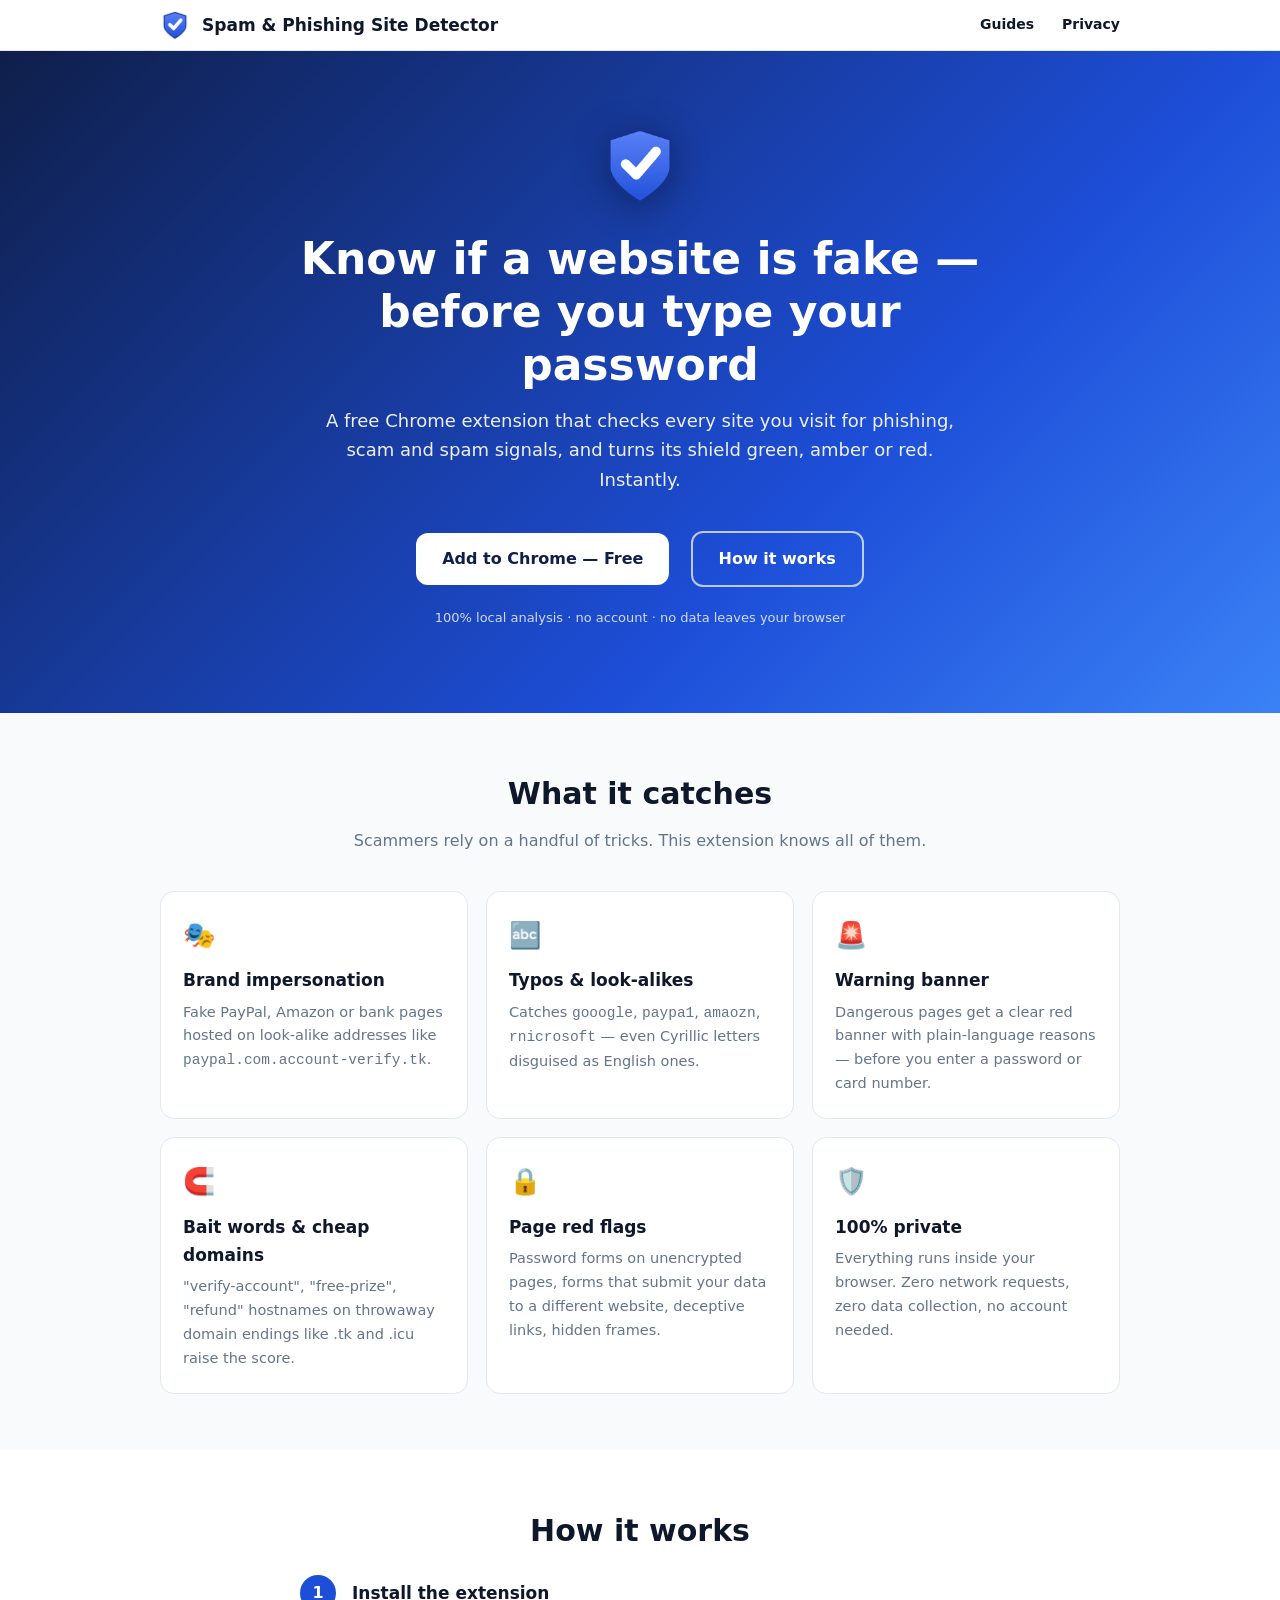
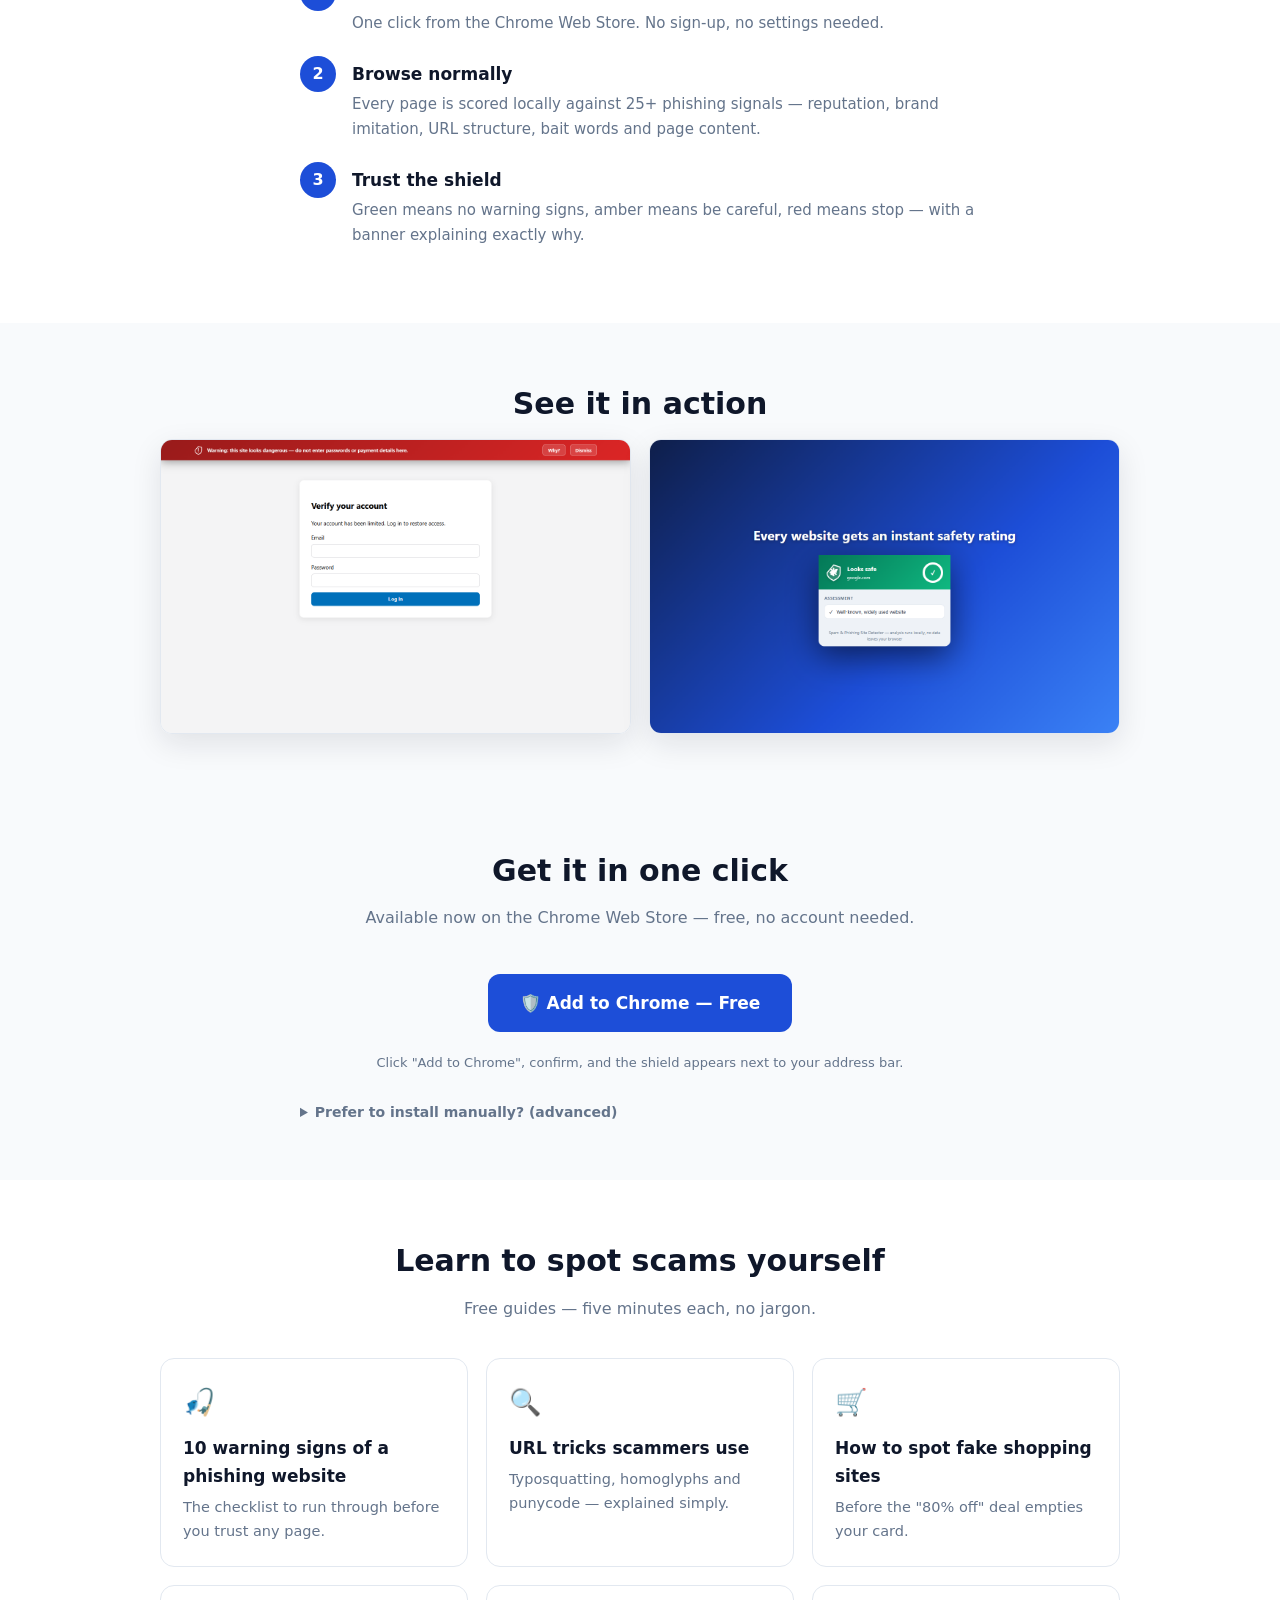
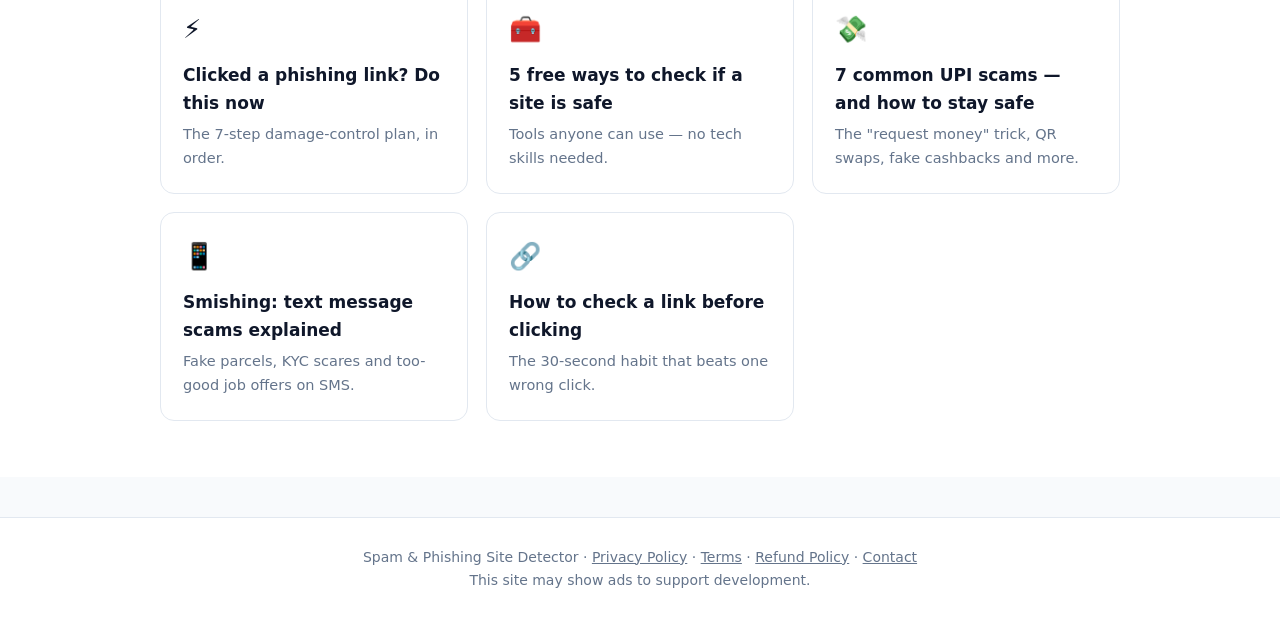
<file: index.html>
<!DOCTYPE html>
<html lang="en">
<head>
  <meta charset="utf-8" />
  <meta name="viewport" content="width=device-width, initial-scale=1" />
  <title>Spam &amp; Phishing Site Detector — Free Chrome Extension</title>
  <meta name="description" content="Free Chrome extension that detects phishing, scam, spam and fake websites instantly. The toolbar shield turns green, amber or red — 100% private, no data collected." />
  <link rel="stylesheet" href="style.css" />
  <link rel="icon" href="logo.png" />
  <meta property="og:title" content="Spam &amp; Phishing Site Detector" />
  <meta property="og:description" content="Know if a website is fake — before you type your password. Free, private, instant." />
  <meta property="og:image" content="img/popup-safe.png" />
</head>
<body>

<header class="nav">
  <div class="wrap">
    <img src="logo.png" alt="" />
    <a class="brand" href="index.html">Spam &amp; Phishing Site Detector</a>
    <a class="link" href="index.html#articles">Guides</a>
    <a class="link" href="privacy-policy.html">Privacy</a>
  </div>
</header>

<div class="hero">
  <div class="wrap">
    <img class="logo" src="logo.png" alt="Shield logo" />
    <h1>Know if a website is fake — before you type your password</h1>
    <p class="sub">A free Chrome extension that checks every site you visit for phishing,
    scam and spam signals, and turns its shield green, amber or red. Instantly.</p>
    <a class="btn primary" href="https://chromewebstore.google.com/detail/spam-phishing-site-detect/mmchiofkdenfpogggliogeifndbcendp" target="_blank" rel="noopener">Add to Chrome — Free</a>
    <a class="btn ghost" href="#how">How it works</a>
    <div class="note">100% local analysis · no account · no data leaves your browser</div>
  </div>
</div>

<section>
  <div class="wrap">
    <h2>What it catches</h2>
    <p class="lead">Scammers rely on a handful of tricks. This extension knows all of them.</p>
    <div class="grid">
      <div class="card"><div class="emoji">🎭</div><h3>Brand impersonation</h3>
        <p>Fake PayPal, Amazon or bank pages hosted on look-alike addresses like
        <code>paypal.com.account-verify.tk</code>.</p></div>
      <div class="card"><div class="emoji">🔤</div><h3>Typos &amp; look-alikes</h3>
        <p>Catches <code>gooogle</code>, <code>paypa1</code>, <code>amaozn</code>, <code>rnicrosoft</code> —
        even Cyrillic letters disguised as English ones.</p></div>
      <div class="card"><div class="emoji">🚨</div><h3>Warning banner</h3>
        <p>Dangerous pages get a clear red banner with plain-language reasons —
        before you enter a password or card number.</p></div>
      <div class="card"><div class="emoji">🧲</div><h3>Bait words &amp; cheap domains</h3>
        <p>"verify-account", "free-prize", "refund" hostnames on throwaway domain
        endings like .tk and .icu raise the score.</p></div>
      <div class="card"><div class="emoji">🔒</div><h3>Page red flags</h3>
        <p>Password forms on unencrypted pages, forms that submit your data to a
        different website, deceptive links, hidden frames.</p></div>
      <div class="card"><div class="emoji">🛡️</div><h3>100% private</h3>
        <p>Everything runs inside your browser. Zero network requests, zero data
        collection, no account needed.</p></div>
    </div>
  </div>
</section>

<section id="how" style="background:#fff;">
  <div class="wrap">
    <h2>How it works</h2>
    <div class="steps">
      <div class="step"><div class="n">1</div><div>
        <h3>Install the extension</h3>
        <p>One click from the Chrome Web Store. No sign-up, no settings needed.</p></div></div>
      <div class="step"><div class="n">2</div><div>
        <h3>Browse normally</h3>
        <p>Every page is scored locally against 25+ phishing signals — reputation,
        brand imitation, URL structure, bait words and page content.</p></div></div>
      <div class="step"><div class="n">3</div><div>
        <h3>Trust the shield</h3>
        <p>Green means no warning signs, amber means be careful, red means stop —
        with a banner explaining exactly why.</p></div></div>
    </div>
  </div>
</section>

<section>
  <div class="wrap">
    <h2>See it in action</h2>
    <div class="shots">
      <img src="img/warning-banner.png" alt="Red warning banner shown on a fake login page" loading="lazy" />
      <img src="img/popup-safe.png" alt="Green popup showing a safe website rating" loading="lazy" />
    </div>
  </div>
</section>

<section id="install">
  <div class="wrap">
    <h2>Get it in one click</h2>
    <p class="lead">Available now on the Chrome Web Store — free, no account needed.</p>
    <div style="text-align:center;">
      <a class="btn primary" style="background:#1d4ed8; color:#fff; font-size:17px; padding:15px 32px;"
         href="https://chromewebstore.google.com/detail/spam-phishing-site-detect/mmchiofkdenfpogggliogeifndbcendp"
         target="_blank" rel="noopener">🛡️ Add to Chrome — Free</a>
      <p class="note" style="color:var(--muted); font-size:13px; margin-top:14px;">
        Click "Add to Chrome", confirm, and the shield appears next to your address bar.
      </p>
    </div>
    <details style="max-width:680px; margin:28px auto 0; color:var(--muted); font-size:14px;">
      <summary style="cursor:pointer; font-weight:600;">Prefer to install manually? (advanced)</summary>
      <ol style="margin-top:12px; line-height:1.7;">
        <li><a href="spam-phishing-site-detector.zip" download>Download the .zip</a> and extract it.</li>
        <li>Open <code>chrome://extensions</code> and turn on <strong>Developer mode</strong>.</li>
        <li>Click <strong>Load unpacked</strong> and select the extracted folder.</li>
      </ol>
    </details>
  </div>
</section>

<section id="articles" style="background:#fff;">
  <div class="wrap">
    <h2>Learn to spot scams yourself</h2>
    <p class="lead">Free guides — five minutes each, no jargon.</p>
    <!-- AD SLOT: homepage, above article list -->
    <div class="grid">
      <a class="card" href="articles/how-to-spot-a-phishing-website.html">
        <div class="emoji">🎣</div><h3>10 warning signs of a phishing website</h3>
        <p>The checklist to run through before you trust any page.</p></a>
      <a class="card" href="articles/url-tricks-typosquatting.html">
        <div class="emoji">🔍</div><h3>URL tricks scammers use</h3>
        <p>Typosquatting, homoglyphs and punycode — explained simply.</p></a>
      <a class="card" href="articles/fake-online-shopping-sites.html">
        <div class="emoji">🛒</div><h3>How to spot fake shopping sites</h3>
        <p>Before the "80% off" deal empties your card.</p></a>
      <a class="card" href="articles/clicked-a-phishing-link.html">
        <div class="emoji">⚡</div><h3>Clicked a phishing link? Do this now</h3>
        <p>The 7-step damage-control plan, in order.</p></a>
      <a class="card" href="articles/free-tools-check-website-safety.html">
        <div class="emoji">🧰</div><h3>5 free ways to check if a site is safe</h3>
        <p>Tools anyone can use — no tech skills needed.</p></a>
      <a class="card" href="articles/upi-payment-scams.html">
        <div class="emoji">💸</div><h3>7 common UPI scams — and how to stay safe</h3>
        <p>The "request money" trick, QR swaps, fake cashbacks and more.</p></a>
      <a class="card" href="articles/smishing-text-message-scams.html">
        <div class="emoji">📱</div><h3>Smishing: text message scams explained</h3>
        <p>Fake parcels, KYC scares and too-good job offers on SMS.</p></a>
      <a class="card" href="articles/how-to-check-a-link-before-clicking.html">
        <div class="emoji">🔗</div><h3>How to check a link before clicking</h3>
        <p>The 30-second habit that beats one wrong click.</p></a>
    </div>
  </div>
</section>

<footer>
  <div class="wrap">
    Spam &amp; Phishing Site Detector ·
    <a href="privacy-policy.html">Privacy Policy</a> ·
    <a href="terms.html">Terms</a> ·
    <a href="refund-policy.html">Refund Policy</a> ·
    <a href="https://github.com/Janhavi12800">Contact</a><br />
    This site may show ads to support development.
  </div>
</footer>

</body>
</html>
</file>
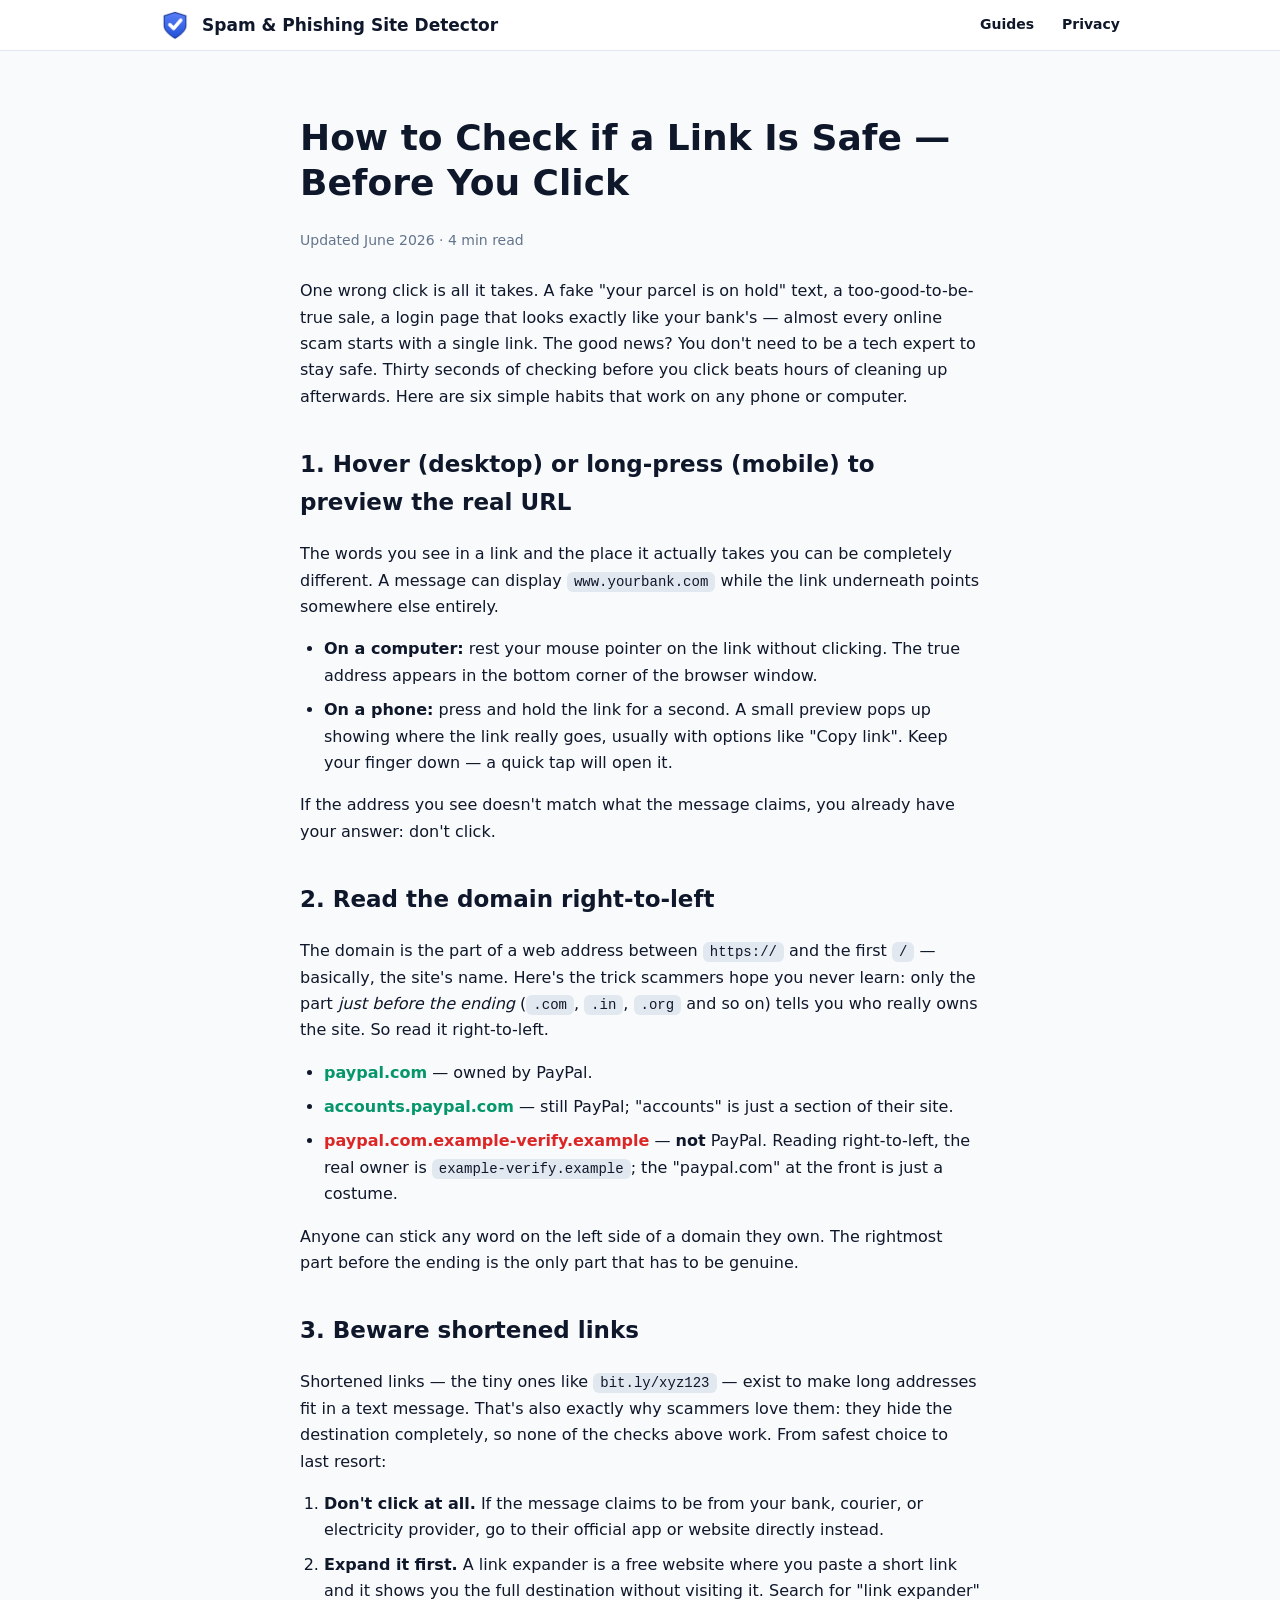
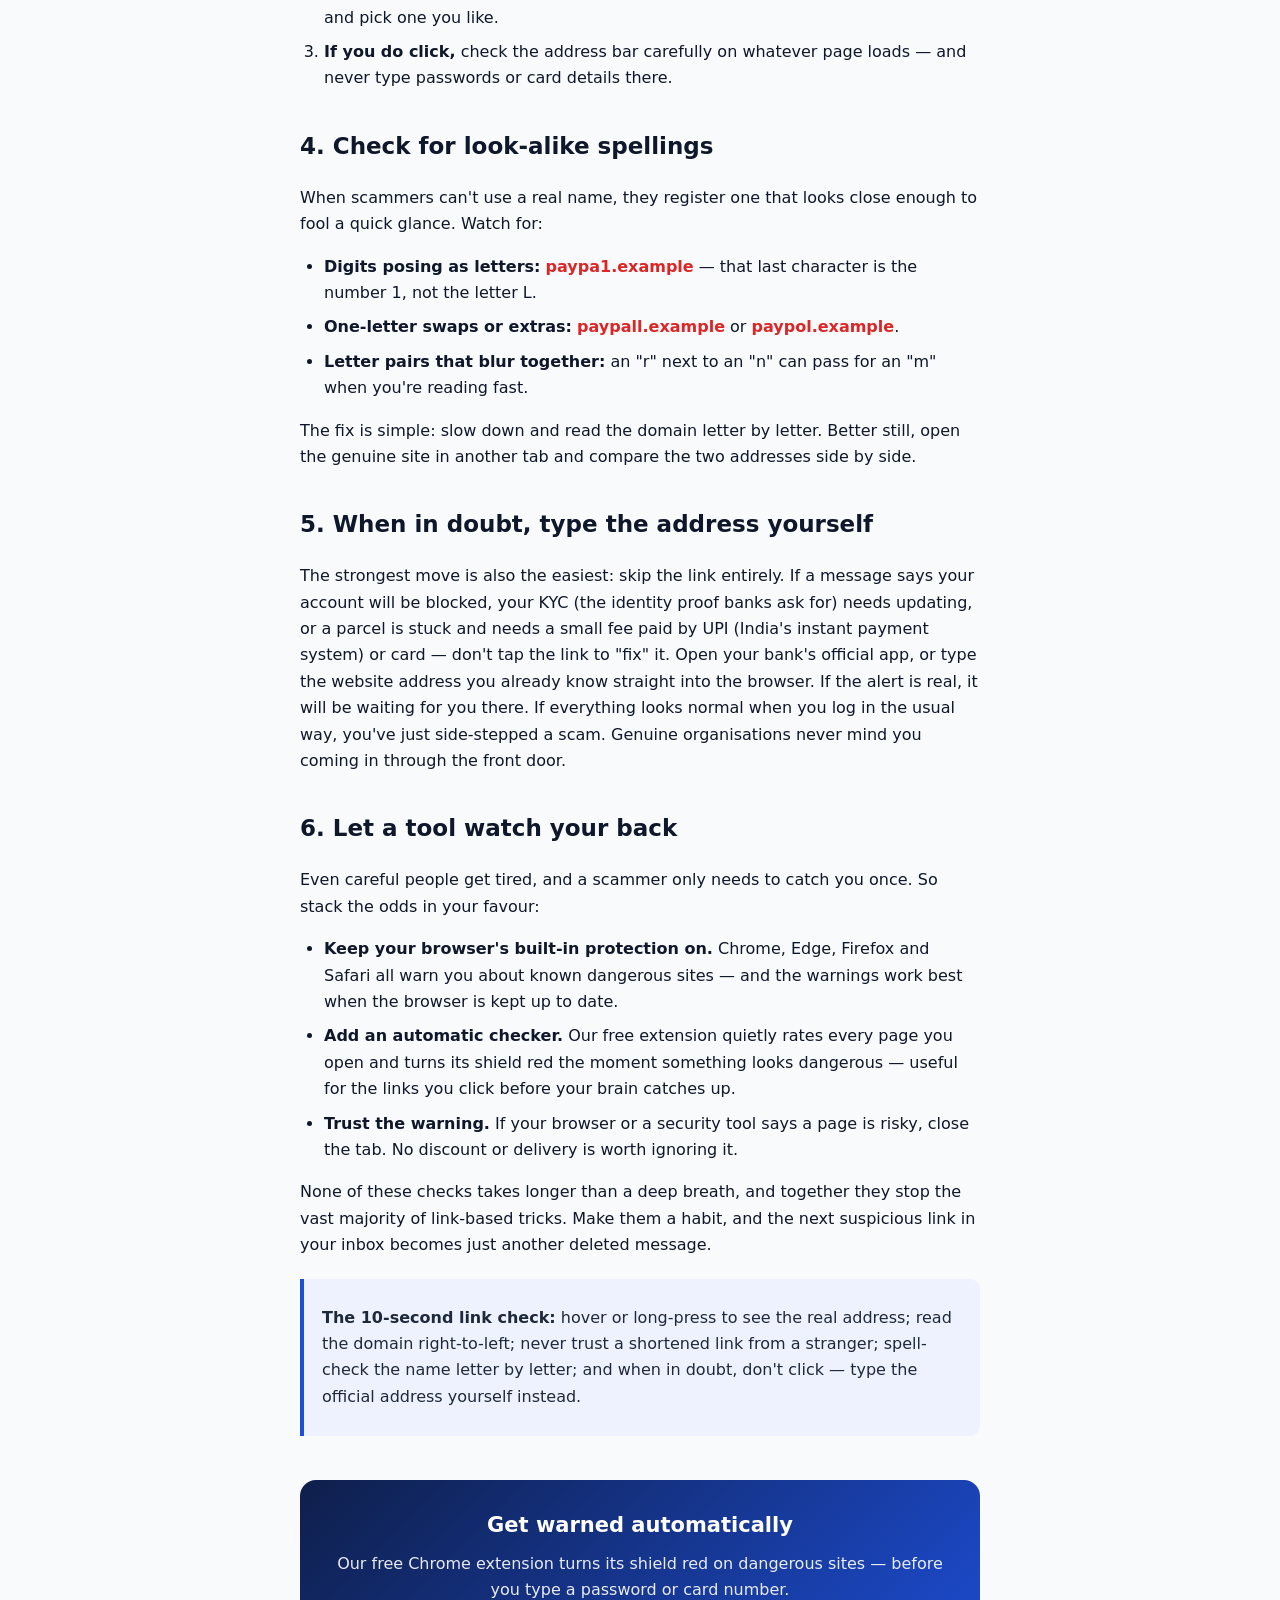
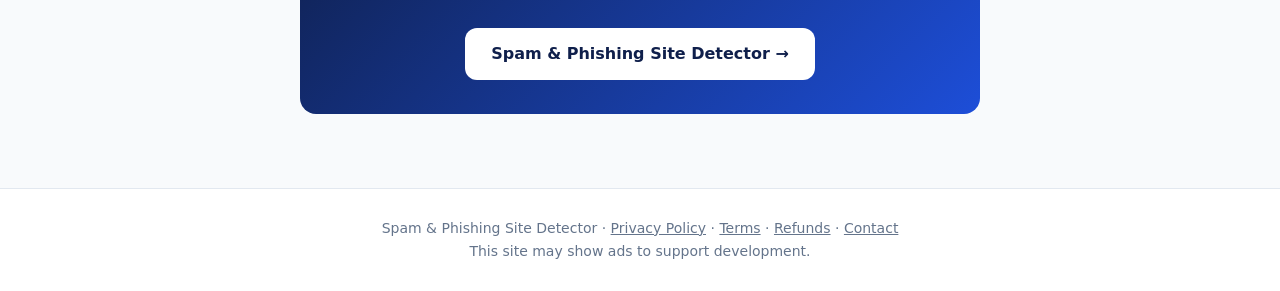
<file: how-to-check-a-link-before-clicking.html>
<!DOCTYPE html>
<html lang="en">
<head>
  <meta charset="utf-8" />
  <meta name="viewport" content="width=device-width, initial-scale=1" />
  <title>How to Check if a Link Is Safe — Before You Click | Spam &amp; Phishing Site Detector</title>
  <meta name="description" content="Is this link safe? Learn to check a link before clicking: hover to preview the URL, spot suspicious links and look-alike domains, and use a link checker." />
  <link rel="stylesheet" href="../style.css" />
  <link rel="icon" href="../logo.png" />
</head>
<body>

<header class="nav">
  <div class="wrap">
    <img src="../logo.png" alt="" />
    <a class="brand" href="../index.html">Spam &amp; Phishing Site Detector</a>
    <a class="link" href="../index.html#articles">Guides</a>
    <a class="link" href="../privacy-policy.html">Privacy</a>
  </div>
</header>

<main class="article">
  <h1>How to Check if a Link Is Safe — Before You Click</h1>
  <p class="byline">Updated June 2026 · 4 min read</p>
  <!-- AD SLOT: article top -->

  <p>One wrong click is all it takes. A fake "your parcel is on hold" text, a too-good-to-be-true sale, a login page that looks exactly like your bank's — almost every online scam starts with a single link. The good news? You don't need to be a tech expert to stay safe. Thirty seconds of checking before you click beats hours of cleaning up afterwards. Here are six simple habits that work on any phone or computer.</p>

  <h2>1. Hover (desktop) or long-press (mobile) to preview the real URL</h2>
  <p>The words you see in a link and the place it actually takes you can be completely different. A message can display <code>www.yourbank.com</code> while the link underneath points somewhere else entirely.</p>
  <ul>
    <li><strong>On a computer:</strong> rest your mouse pointer on the link without clicking. The true address appears in the bottom corner of the browser window.</li>
    <li><strong>On a phone:</strong> press and hold the link for a second. A small preview pops up showing where the link really goes, usually with options like "Copy link". Keep your finger down — a quick tap will open it.</li>
  </ul>
  <p>If the address you see doesn't match what the message claims, you already have your answer: don't click.</p>

  <h2>2. Read the domain right-to-left</h2>
  <p>The domain is the part of a web address between <code>https://</code> and the first <code>/</code> — basically, the site's name. Here's the trick scammers hope you never learn: only the part <em>just before the ending</em> (<code>.com</code>, <code>.in</code>, <code>.org</code> and so on) tells you who really owns the site. So read it right-to-left.</p>
  <ul>
    <li><span class="good">paypal.com</span> — owned by PayPal.</li>
    <li><span class="good">accounts.paypal.com</span> — still PayPal; "accounts" is just a section of their site.</li>
    <li><span class="bad">paypal.com.example-verify.example</span> — <strong>not</strong> PayPal. Reading right-to-left, the real owner is <code>example-verify.example</code>; the "paypal.com" at the front is just a costume.</li>
  </ul>
  <p>Anyone can stick any word on the left side of a domain they own. The rightmost part before the ending is the only part that has to be genuine.</p>

  <h2>3. Beware shortened links</h2>
  <p>Shortened links — the tiny ones like <code>bit.ly/xyz123</code> — exist to make long addresses fit in a text message. That's also exactly why scammers love them: they hide the destination completely, so none of the checks above work. From safest choice to last resort:</p>
  <ol>
    <li><strong>Don't click at all.</strong> If the message claims to be from your bank, courier, or electricity provider, go to their official app or website directly instead.</li>
    <li><strong>Expand it first.</strong> A link expander is a free website where you paste a short link and it shows you the full destination without visiting it. Search for "link expander" and pick one you like.</li>
    <li><strong>If you do click,</strong> check the address bar carefully on whatever page loads — and never type passwords or card details there.</li>
  </ol>

  <h2>4. Check for look-alike spellings</h2>
  <p>When scammers can't use a real name, they register one that looks close enough to fool a quick glance. Watch for:</p>
  <ul>
    <li><strong>Digits posing as letters:</strong> <span class="bad">paypa1.example</span> — that last character is the number 1, not the letter L.</li>
    <li><strong>One-letter swaps or extras:</strong> <span class="bad">paypall.example</span> or <span class="bad">paypol.example</span>.</li>
    <li><strong>Letter pairs that blur together:</strong> an "r" next to an "n" can pass for an "m" when you're reading fast.</li>
  </ul>
  <p>The fix is simple: slow down and read the domain letter by letter. Better still, open the genuine site in another tab and compare the two addresses side by side.</p>

  <h2>5. When in doubt, type the address yourself</h2>
  <p>The strongest move is also the easiest: skip the link entirely. If a message says your account will be blocked, your KYC (the identity proof banks ask for) needs updating, or a parcel is stuck and needs a small fee paid by UPI (India's instant payment system) or card — don't tap the link to "fix" it. Open your bank's official app, or type the website address you already know straight into the browser. If the alert is real, it will be waiting for you there. If everything looks normal when you log in the usual way, you've just side-stepped a scam. Genuine organisations never mind you coming in through the front door.</p>

  <h2>6. Let a tool watch your back</h2>
  <p>Even careful people get tired, and a scammer only needs to catch you once. So stack the odds in your favour:</p>
  <ul>
    <li><strong>Keep your browser's built-in protection on.</strong> Chrome, Edge, Firefox and Safari all warn you about known dangerous sites — and the warnings work best when the browser is kept up to date.</li>
    <li><strong>Add an automatic checker.</strong> Our free extension quietly rates every page you open and turns its shield red the moment something looks dangerous — useful for the links you click before your brain catches up.</li>
    <li><strong>Trust the warning.</strong> If your browser or a security tool says a page is risky, close the tab. No discount or delivery is worth ignoring it.</li>
  </ul>

  <p>None of these checks takes longer than a deep breath, and together they stop the vast majority of link-based tricks. Make them a habit, and the next suspicious link in your inbox becomes just another deleted message.</p>

  <blockquote>
    <p><strong>The 10-second link check:</strong> hover or long-press to see the real address; read the domain right-to-left; never trust a shortened link from a stranger; spell-check the name letter by letter; and when in doubt, don't click — type the official address yourself instead.</p>
  </blockquote>

  <!-- AD SLOT: article bottom -->
  <div class="cta-box">
    <h3>Get warned automatically</h3>
    <p>Our free Chrome extension turns its shield red on dangerous sites — before you type a password or card number.</p>
    <a class="btn primary" href="../index.html">Spam &amp; Phishing Site Detector &rarr;</a>
  </div>
</main>

<footer>
  <div class="wrap">
    Spam &amp; Phishing Site Detector ·
    <a href="../privacy-policy.html">Privacy Policy</a> ·
    <a href="../terms.html">Terms</a> ·
    <a href="../refund-policy.html">Refunds</a> ·
    <a href="https://github.com/Janhavi12800">Contact</a><br />
    This site may show ads to support development.
  </div>
</footer>

</body>
</html>
</file>
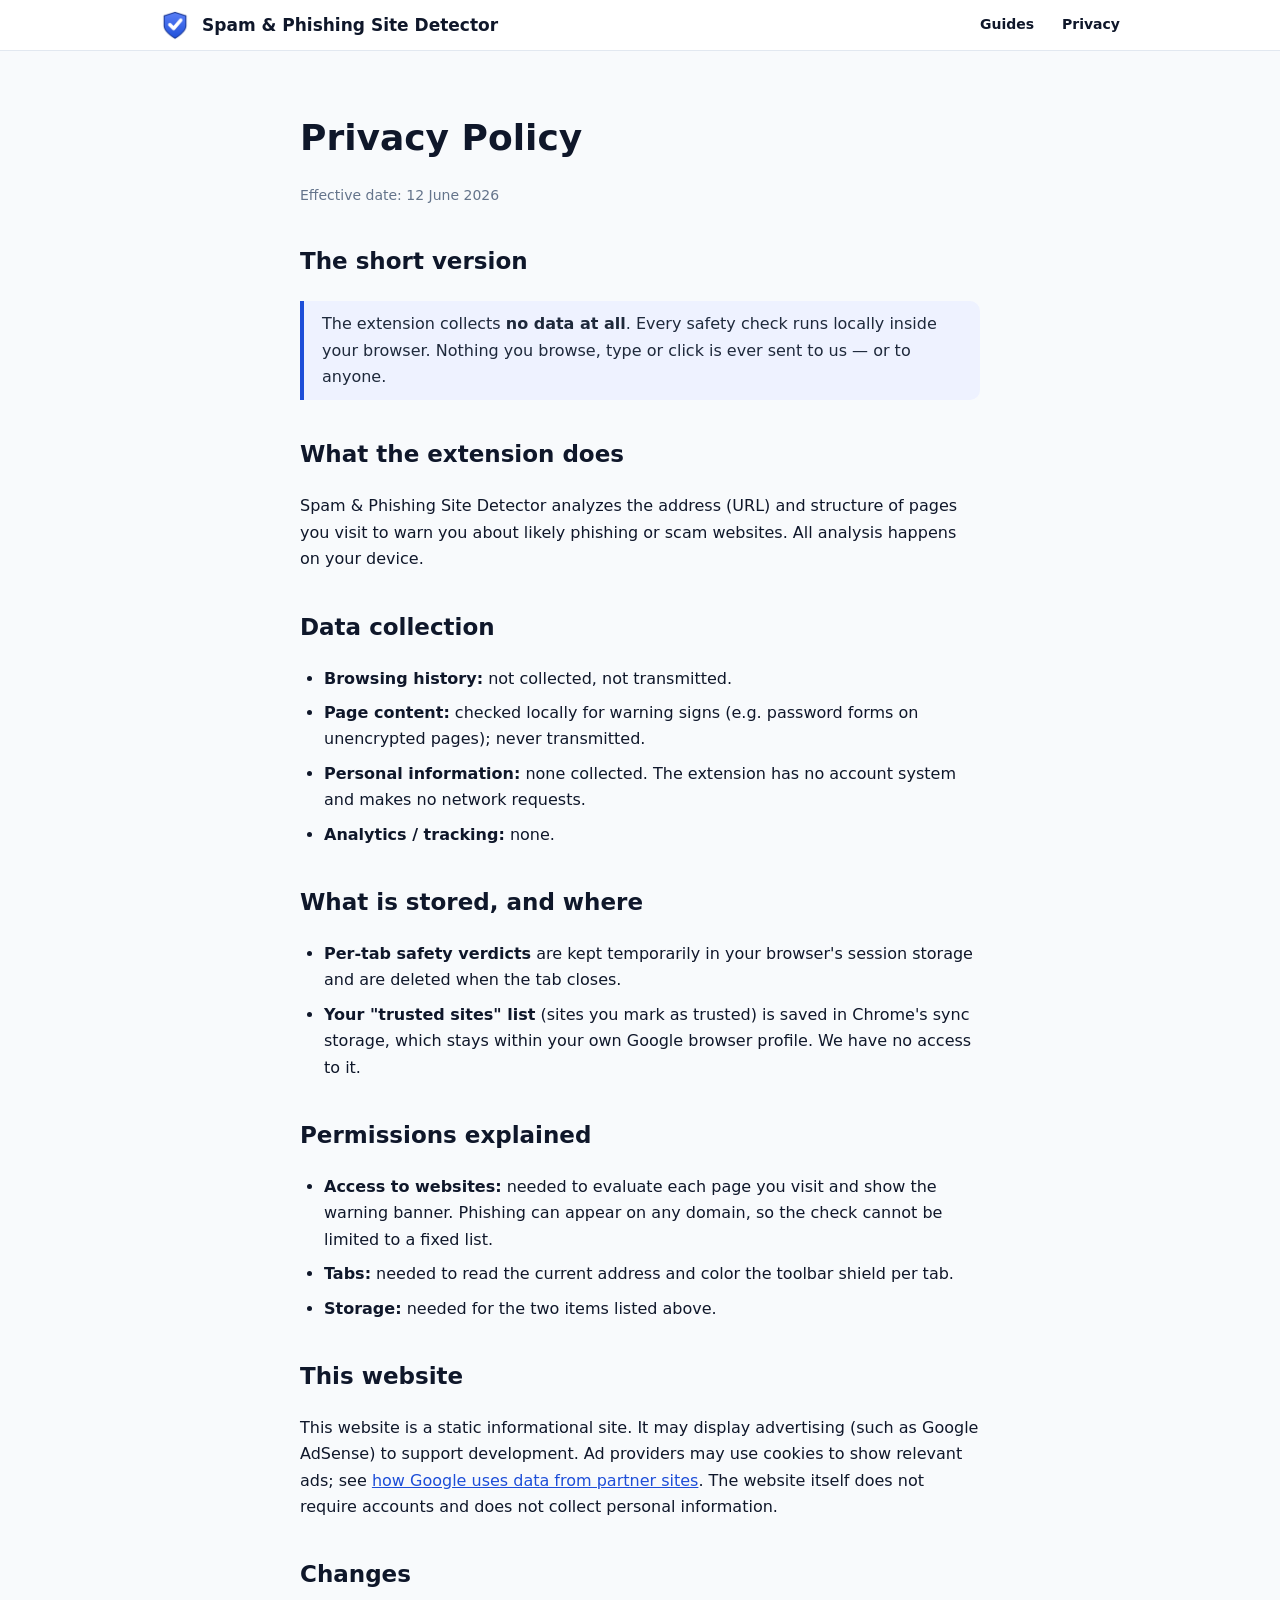
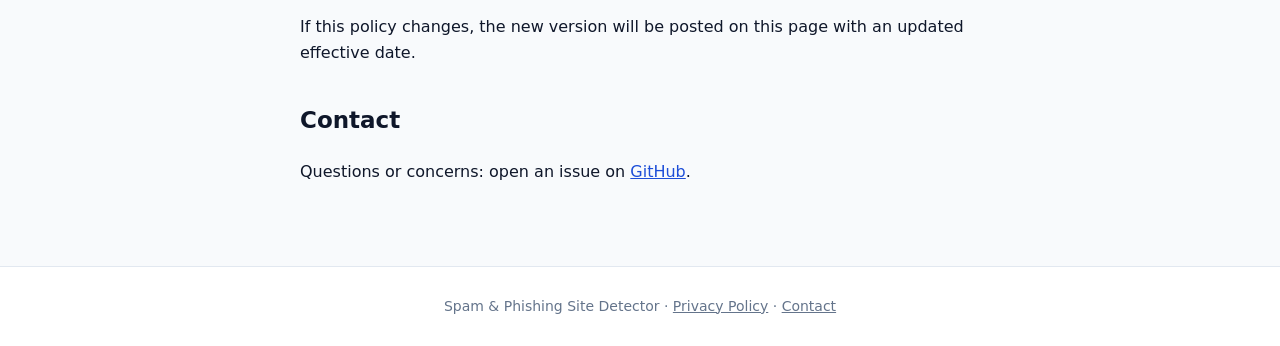
<file: privacy-policy.html>
<!DOCTYPE html>
<html lang="en">
<head>
  <meta charset="utf-8" />
  <meta name="viewport" content="width=device-width, initial-scale=1" />
  <title>Privacy Policy | Spam &amp; Phishing Site Detector</title>
  <meta name="description" content="Privacy policy for the Spam & Phishing Site Detector Chrome extension and website." />
  <link rel="stylesheet" href="style.css" />
  <link rel="icon" href="logo.png" />
</head>
<body>

<header class="nav">
  <div class="wrap">
    <img src="logo.png" alt="" />
    <a class="brand" href="index.html">Spam &amp; Phishing Site Detector</a>
    <a class="link" href="index.html#articles">Guides</a>
    <a class="link" href="privacy-policy.html">Privacy</a>
  </div>
</header>

<main class="article">
  <h1>Privacy Policy</h1>
  <p class="byline">Effective date: 12 June 2026</p>

  <h2>The short version</h2>
  <blockquote>The extension collects <strong>no data at all</strong>. Every
  safety check runs locally inside your browser. Nothing you browse, type or
  click is ever sent to us — or to anyone.</blockquote>

  <h2>What the extension does</h2>
  <p>Spam &amp; Phishing Site Detector analyzes the address (URL) and
  structure of pages you visit to warn you about likely phishing or scam
  websites. All analysis happens on your device.</p>

  <h2>Data collection</h2>
  <ul>
    <li><strong>Browsing history:</strong> not collected, not transmitted.</li>
    <li><strong>Page content:</strong> checked locally for warning signs
      (e.g. password forms on unencrypted pages); never transmitted.</li>
    <li><strong>Personal information:</strong> none collected. The extension
      has no account system and makes no network requests.</li>
    <li><strong>Analytics / tracking:</strong> none.</li>
  </ul>

  <h2>What is stored, and where</h2>
  <ul>
    <li><strong>Per-tab safety verdicts</strong> are kept temporarily in your
      browser's session storage and are deleted when the tab closes.</li>
    <li><strong>Your "trusted sites" list</strong> (sites you mark as trusted)
      is saved in Chrome's sync storage, which stays within your own Google
      browser profile. We have no access to it.</li>
  </ul>

  <h2>Permissions explained</h2>
  <ul>
    <li><strong>Access to websites:</strong> needed to evaluate each page you
      visit and show the warning banner. Phishing can appear on any domain, so
      the check cannot be limited to a fixed list.</li>
    <li><strong>Tabs:</strong> needed to read the current address and color the
      toolbar shield per tab.</li>
    <li><strong>Storage:</strong> needed for the two items listed above.</li>
  </ul>

  <h2>This website</h2>
  <p>This website is a static informational site. It may display advertising
  (such as Google AdSense) to support development. Ad providers may use
  cookies to show relevant ads; see
  <a href="https://policies.google.com/technologies/partner-sites" rel="noopener">how
  Google uses data from partner sites</a>. The website itself does not require
  accounts and does not collect personal information.</p>

  <h2>Changes</h2>
  <p>If this policy changes, the new version will be posted on this page with
  an updated effective date.</p>

  <h2>Contact</h2>
  <p>Questions or concerns: open an issue on
  <a href="https://github.com/Janhavi12800" rel="noopener">GitHub</a>.</p>
</main>

<footer>
  <div class="wrap">
    Spam &amp; Phishing Site Detector ·
    <a href="privacy-policy.html">Privacy Policy</a> ·
    <a href="https://github.com/Janhavi12800">Contact</a>
  </div>
</footer>

</body>
</html>
</file>
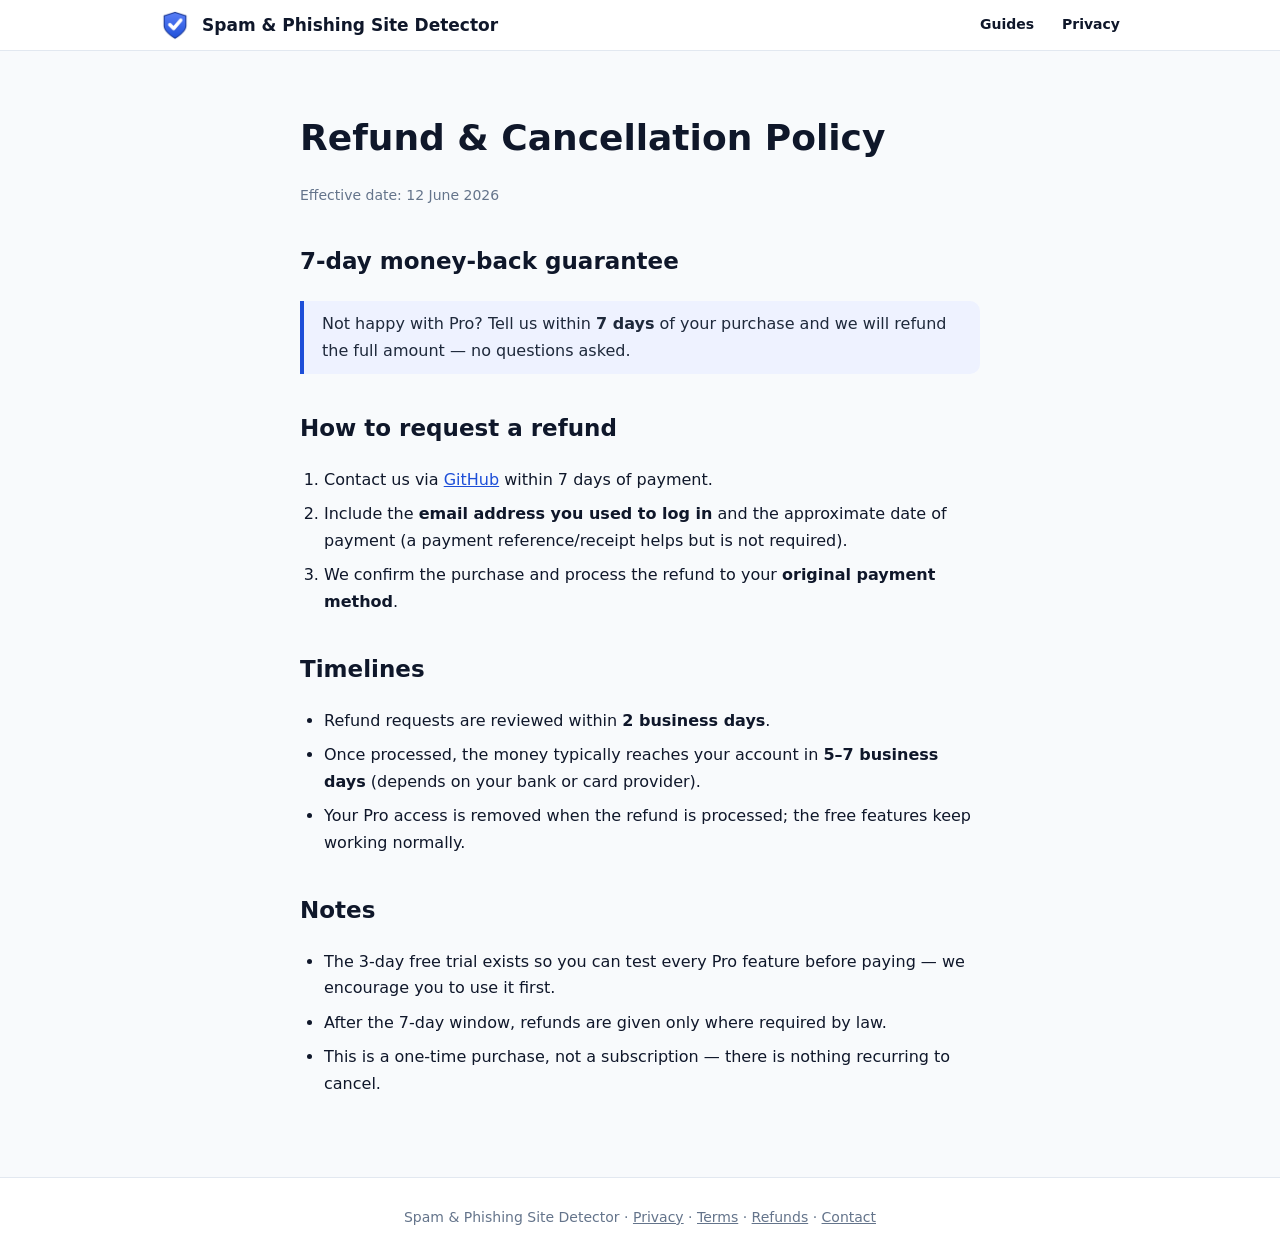
<file: refund-policy.html>
<!DOCTYPE html>
<html lang="en">
<head>
  <meta charset="utf-8" />
  <meta name="viewport" content="width=device-width, initial-scale=1" />
  <title>Refund &amp; Cancellation Policy | Spam &amp; Phishing Site Detector</title>
  <meta name="description" content="Refund and cancellation policy for the Spam & Phishing Site Detector Pro upgrade." />
  <link rel="stylesheet" href="style.css" />
  <link rel="icon" href="logo.png" />
</head>
<body>

<header class="nav">
  <div class="wrap">
    <img src="logo.png" alt="" />
    <a class="brand" href="index.html">Spam &amp; Phishing Site Detector</a>
    <a class="link" href="index.html#articles">Guides</a>
    <a class="link" href="privacy-policy.html">Privacy</a>
  </div>
</header>

<main class="article">
  <h1>Refund &amp; Cancellation Policy</h1>
  <p class="byline">Effective date: 12 June 2026</p>

  <h2>7-day money-back guarantee</h2>
  <blockquote>Not happy with Pro? Tell us within <strong>7 days</strong> of
  your purchase and we will refund the full amount — no questions asked.</blockquote>

  <h2>How to request a refund</h2>
  <ol>
    <li>Contact us via
      <a href="https://github.com/Janhavi12800" rel="noopener">GitHub</a>
      within 7 days of payment.</li>
    <li>Include the <strong>email address you used to log in</strong> and the
      approximate date of payment (a payment reference/receipt helps but is
      not required).</li>
    <li>We confirm the purchase and process the refund to your
      <strong>original payment method</strong>.</li>
  </ol>

  <h2>Timelines</h2>
  <ul>
    <li>Refund requests are reviewed within <strong>2 business days</strong>.</li>
    <li>Once processed, the money typically reaches your account in
      <strong>5–7 business days</strong> (depends on your bank or card
      provider).</li>
    <li>Your Pro access is removed when the refund is processed; the free
      features keep working normally.</li>
  </ul>

  <h2>Notes</h2>
  <ul>
    <li>The 3-day free trial exists so you can test every Pro feature before
      paying — we encourage you to use it first.</li>
    <li>After the 7-day window, refunds are given only where required by
      law.</li>
    <li>This is a one-time purchase, not a subscription — there is nothing
      recurring to cancel.</li>
  </ul>
</main>

<footer>
  <div class="wrap">
    Spam &amp; Phishing Site Detector ·
    <a href="privacy-policy.html">Privacy</a> ·
    <a href="terms.html">Terms</a> ·
    <a href="refund-policy.html">Refunds</a> ·
    <a href="https://github.com/Janhavi12800">Contact</a>
  </div>
</footer>

</body>
</html>
</file>
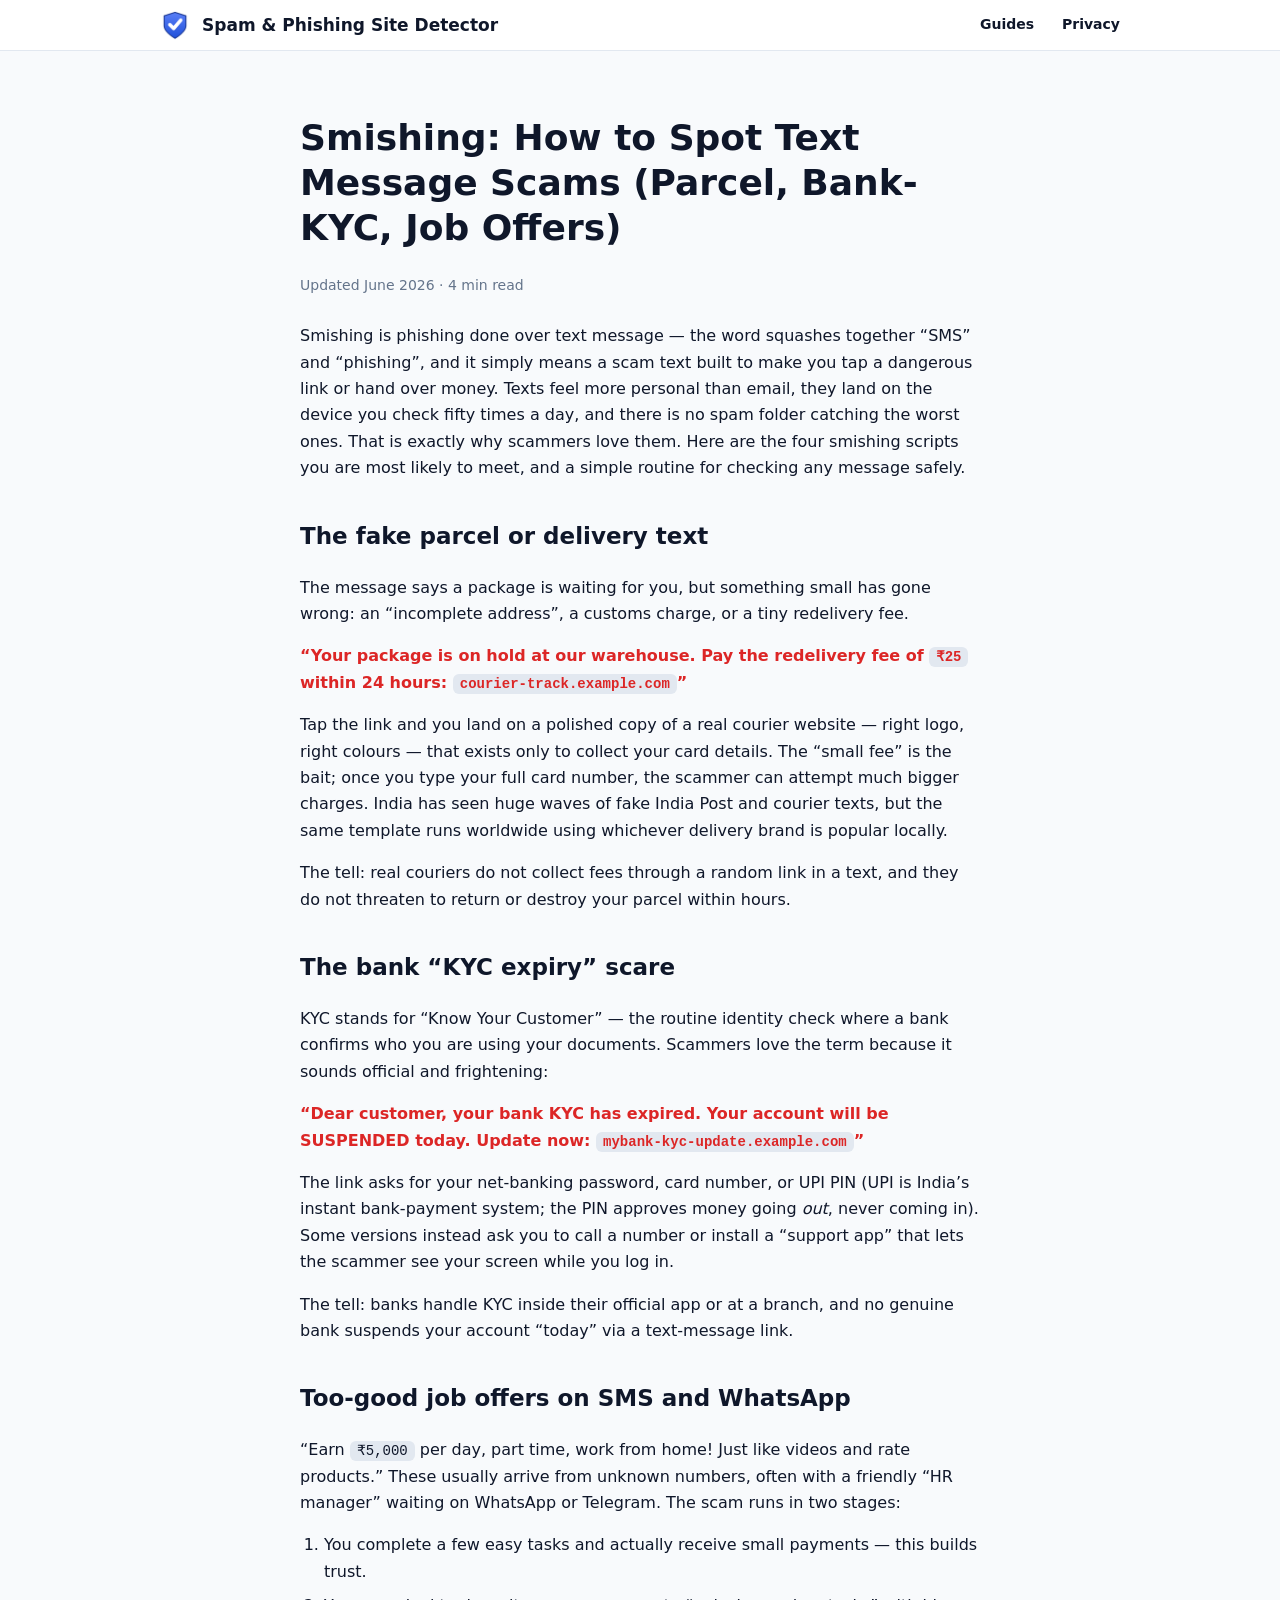
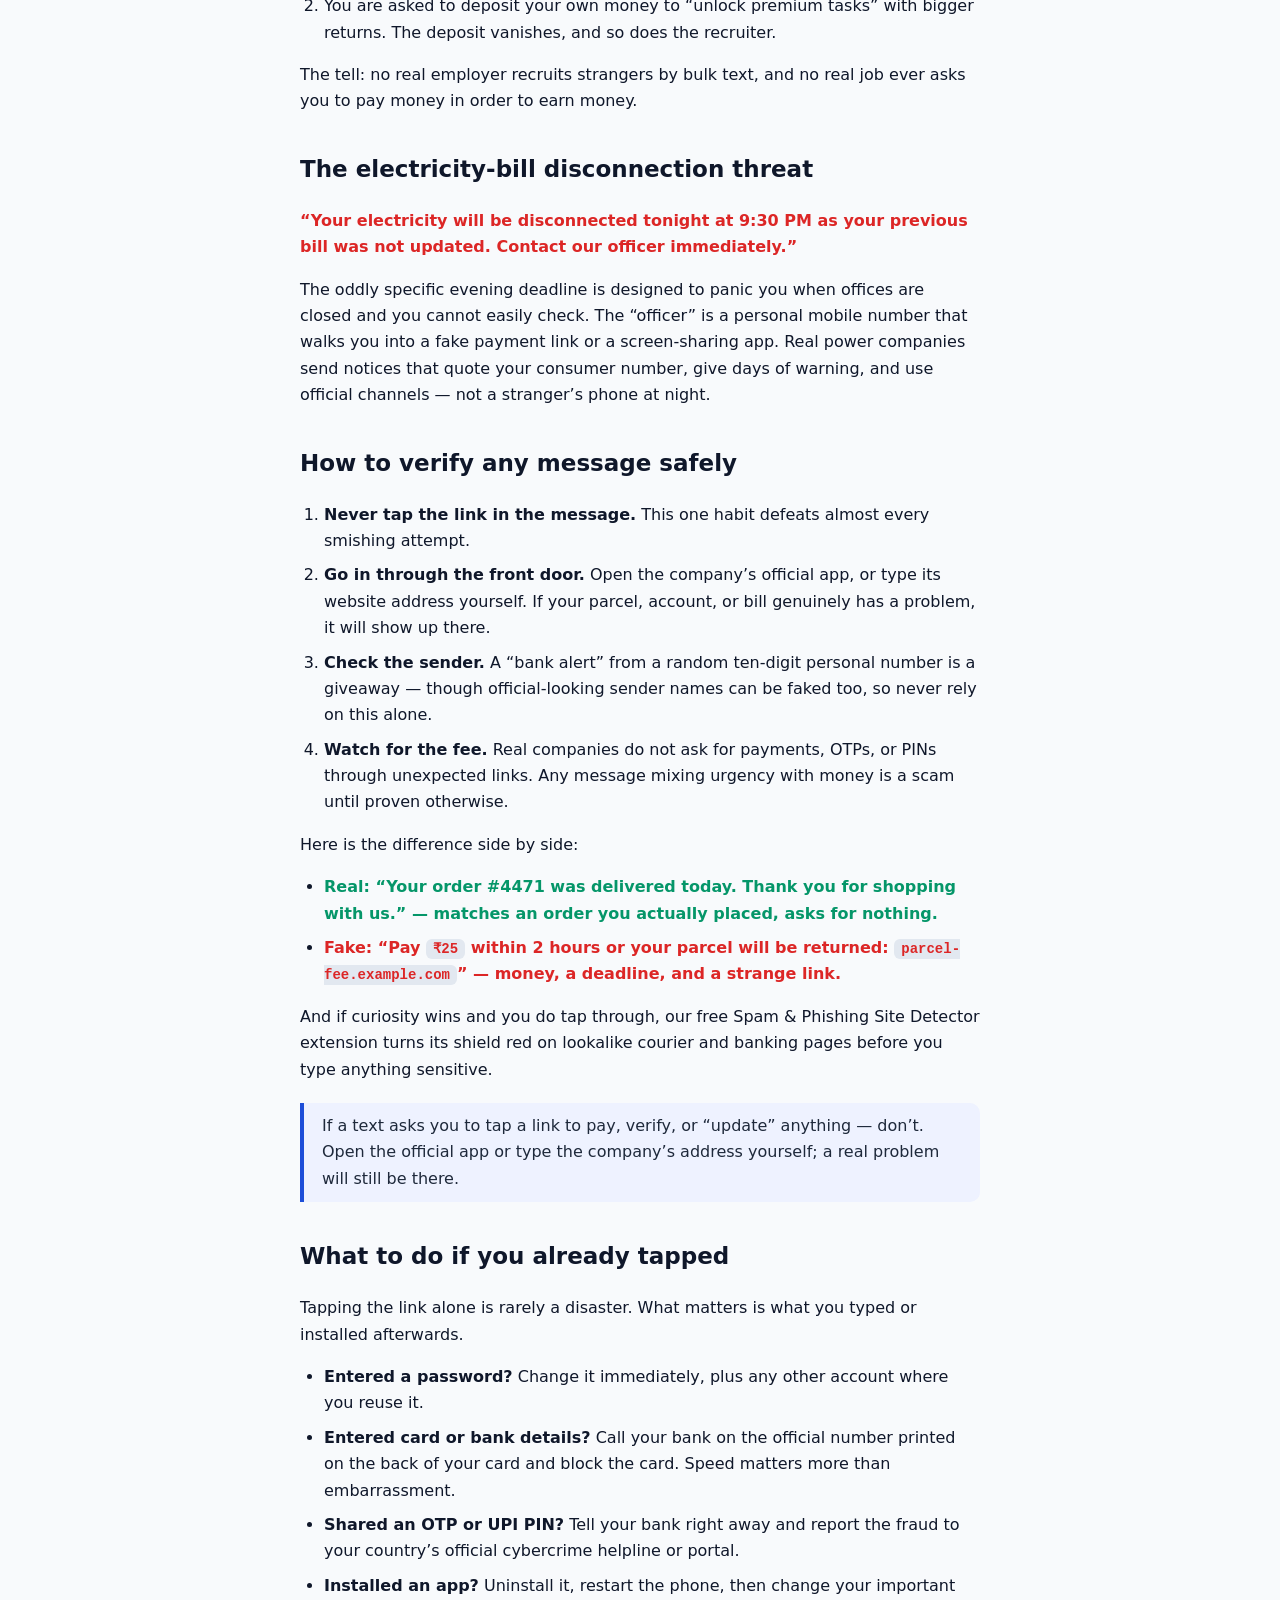
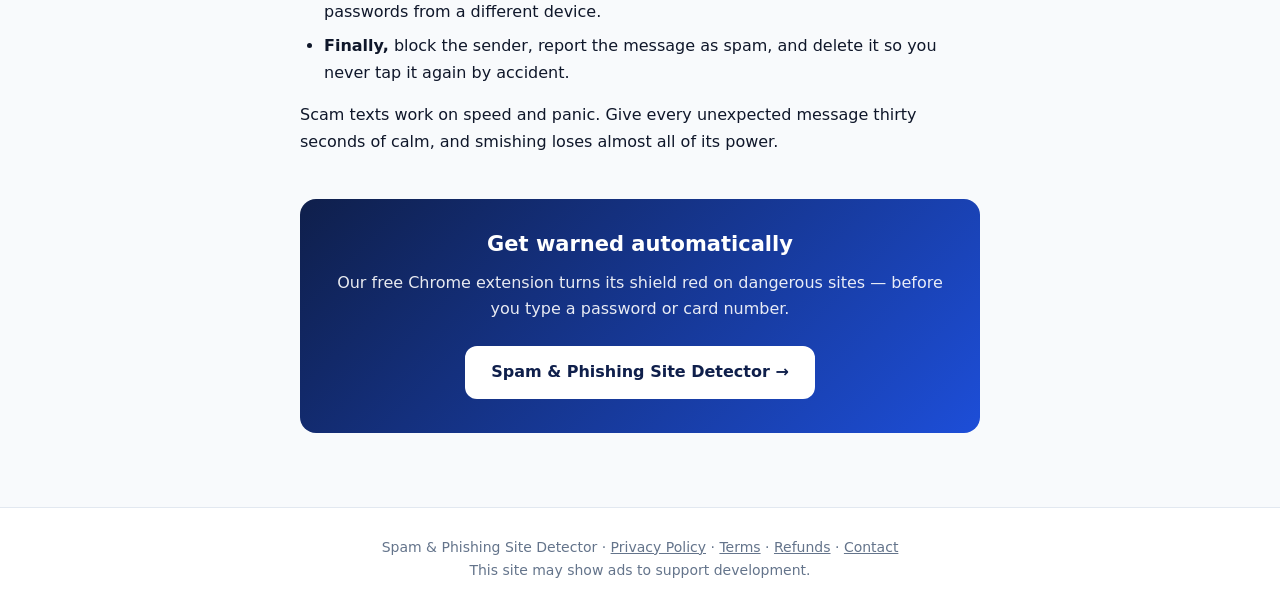
<file: smishing-text-message-scams.html>
<!DOCTYPE html>
<html lang="en">
<head>
  <meta charset="utf-8" />
  <meta name="viewport" content="width=device-width, initial-scale=1" />
  <title>Smishing: How to Spot Text Message Scams (Parcel, Bank-KYC, Job Offers) | Spam &amp; Phishing Site Detector</title>
  <meta name="description" content="Spot smishing fast: fake parcel messages, KYC scam texts, SMS job offers and bill threats — plus how to verify any text and what to do if you tapped." />
  <link rel="stylesheet" href="../style.css" />
  <link rel="icon" href="../logo.png" />
</head>
<body>

<header class="nav">
  <div class="wrap">
    <img src="../logo.png" alt="" />
    <a class="brand" href="../index.html">Spam &amp; Phishing Site Detector</a>
    <a class="link" href="../index.html#articles">Guides</a>
    <a class="link" href="../privacy-policy.html">Privacy</a>
  </div>
</header>

<main class="article">
  <h1>Smishing: How to Spot Text Message Scams (Parcel, Bank-KYC, Job Offers)</h1>
  <p class="byline">Updated June 2026 · 4 min read</p>
  <!-- AD SLOT: article top -->

  <p>Smishing is phishing done over text message — the word squashes together “SMS” and “phishing”, and it simply means a scam text built to make you tap a dangerous link or hand over money. Texts feel more personal than email, they land on the device you check fifty times a day, and there is no spam folder catching the worst ones. That is exactly why scammers love them. Here are the four smishing scripts you are most likely to meet, and a simple routine for checking any message safely.</p>

  <h2>The fake parcel or delivery text</h2>
  <p>The message says a package is waiting for you, but something small has gone wrong: an “incomplete address”, a customs charge, or a tiny redelivery fee.</p>
  <p><span class="bad">“Your package is on hold at our warehouse. Pay the redelivery fee of <code>₹25</code> within 24 hours: <code>courier-track.example.com</code>”</span></p>
  <p>Tap the link and you land on a polished copy of a real courier website — right logo, right colours — that exists only to collect your card details. The “small fee” is the bait; once you type your full card number, the scammer can attempt much bigger charges. India has seen huge waves of fake India Post and courier texts, but the same template runs worldwide using whichever delivery brand is popular locally.</p>
  <p>The tell: real couriers do not collect fees through a random link in a text, and they do not threaten to return or destroy your parcel within hours.</p>

  <h2>The bank “KYC expiry” scare</h2>
  <p>KYC stands for “Know Your Customer” — the routine identity check where a bank confirms who you are using your documents. Scammers love the term because it sounds official and frightening:</p>
  <p><span class="bad">“Dear customer, your bank KYC has expired. Your account will be SUSPENDED today. Update now: <code>mybank-kyc-update.example.com</code>”</span></p>
  <p>The link asks for your net-banking password, card number, or UPI PIN (UPI is India’s instant bank-payment system; the PIN approves money going <em>out</em>, never coming in). Some versions instead ask you to call a number or install a “support app” that lets the scammer see your screen while you log in.</p>
  <p>The tell: banks handle KYC inside their official app or at a branch, and no genuine bank suspends your account “today” via a text-message link.</p>

  <h2>Too-good job offers on SMS and WhatsApp</h2>
  <p>“Earn <code>₹5,000</code> per day, part time, work from home! Just like videos and rate products.” These usually arrive from unknown numbers, often with a friendly “HR manager” waiting on WhatsApp or Telegram. The scam runs in two stages:</p>
  <ol>
    <li>You complete a few easy tasks and actually receive small payments — this builds trust.</li>
    <li>You are asked to deposit your own money to “unlock premium tasks” with bigger returns. The deposit vanishes, and so does the recruiter.</li>
  </ol>
  <p>The tell: no real employer recruits strangers by bulk text, and no real job ever asks you to pay money in order to earn money.</p>

  <h2>The electricity-bill disconnection threat</h2>
  <p><span class="bad">“Your electricity will be disconnected tonight at 9:30 PM as your previous bill was not updated. Contact our officer immediately.”</span></p>
  <p>The oddly specific evening deadline is designed to panic you when offices are closed and you cannot easily check. The “officer” is a personal mobile number that walks you into a fake payment link or a screen-sharing app. Real power companies send notices that quote your consumer number, give days of warning, and use official channels — not a stranger’s phone at night.</p>

  <h2>How to verify any message safely</h2>
  <ol>
    <li><strong>Never tap the link in the message.</strong> This one habit defeats almost every smishing attempt.</li>
    <li><strong>Go in through the front door.</strong> Open the company’s official app, or type its website address yourself. If your parcel, account, or bill genuinely has a problem, it will show up there.</li>
    <li><strong>Check the sender.</strong> A “bank alert” from a random ten-digit personal number is a giveaway — though official-looking sender names can be faked too, so never rely on this alone.</li>
    <li><strong>Watch for the fee.</strong> Real companies do not ask for payments, OTPs, or PINs through unexpected links. Any message mixing urgency with money is a scam until proven otherwise.</li>
  </ol>
  <p>Here is the difference side by side:</p>
  <ul>
    <li><span class="good">Real: “Your order #4471 was delivered today. Thank you for shopping with us.” — matches an order you actually placed, asks for nothing.</span></li>
    <li><span class="bad">Fake: “Pay <code>₹25</code> within 2 hours or your parcel will be returned: <code>parcel-fee.example.com</code>” — money, a deadline, and a strange link.</span></li>
  </ul>
  <p>And if curiosity wins and you do tap through, our free Spam &amp; Phishing Site Detector extension turns its shield red on lookalike courier and banking pages before you type anything sensitive.</p>

  <blockquote>If a text asks you to tap a link to pay, verify, or “update” anything — don’t. Open the official app or type the company’s address yourself; a real problem will still be there.</blockquote>

  <h2>What to do if you already tapped</h2>
  <p>Tapping the link alone is rarely a disaster. What matters is what you typed or installed afterwards.</p>
  <ul>
    <li><strong>Entered a password?</strong> Change it immediately, plus any other account where you reuse it.</li>
    <li><strong>Entered card or bank details?</strong> Call your bank on the official number printed on the back of your card and block the card. Speed matters more than embarrassment.</li>
    <li><strong>Shared an OTP or UPI PIN?</strong> Tell your bank right away and report the fraud to your country’s official cybercrime helpline or portal.</li>
    <li><strong>Installed an app?</strong> Uninstall it, restart the phone, then change your important passwords from a different device.</li>
    <li><strong>Finally,</strong> block the sender, report the message as spam, and delete it so you never tap it again by accident.</li>
  </ul>
  <p>Scam texts work on speed and panic. Give every unexpected message thirty seconds of calm, and smishing loses almost all of its power.</p>

  <!-- AD SLOT: article bottom -->
  <div class="cta-box">
    <h3>Get warned automatically</h3>
    <p>Our free Chrome extension turns its shield red on dangerous sites — before you type a password or card number.</p>
    <a class="btn primary" href="../index.html">Spam &amp; Phishing Site Detector &rarr;</a>
  </div>
</main>

<footer>
  <div class="wrap">
    Spam &amp; Phishing Site Detector ·
    <a href="../privacy-policy.html">Privacy Policy</a> ·
    <a href="../terms.html">Terms</a> ·
    <a href="../refund-policy.html">Refunds</a> ·
    <a href="https://github.com/Janhavi12800">Contact</a><br />
    This site may show ads to support development.
  </div>
</footer>

</body>
</html>
</file>
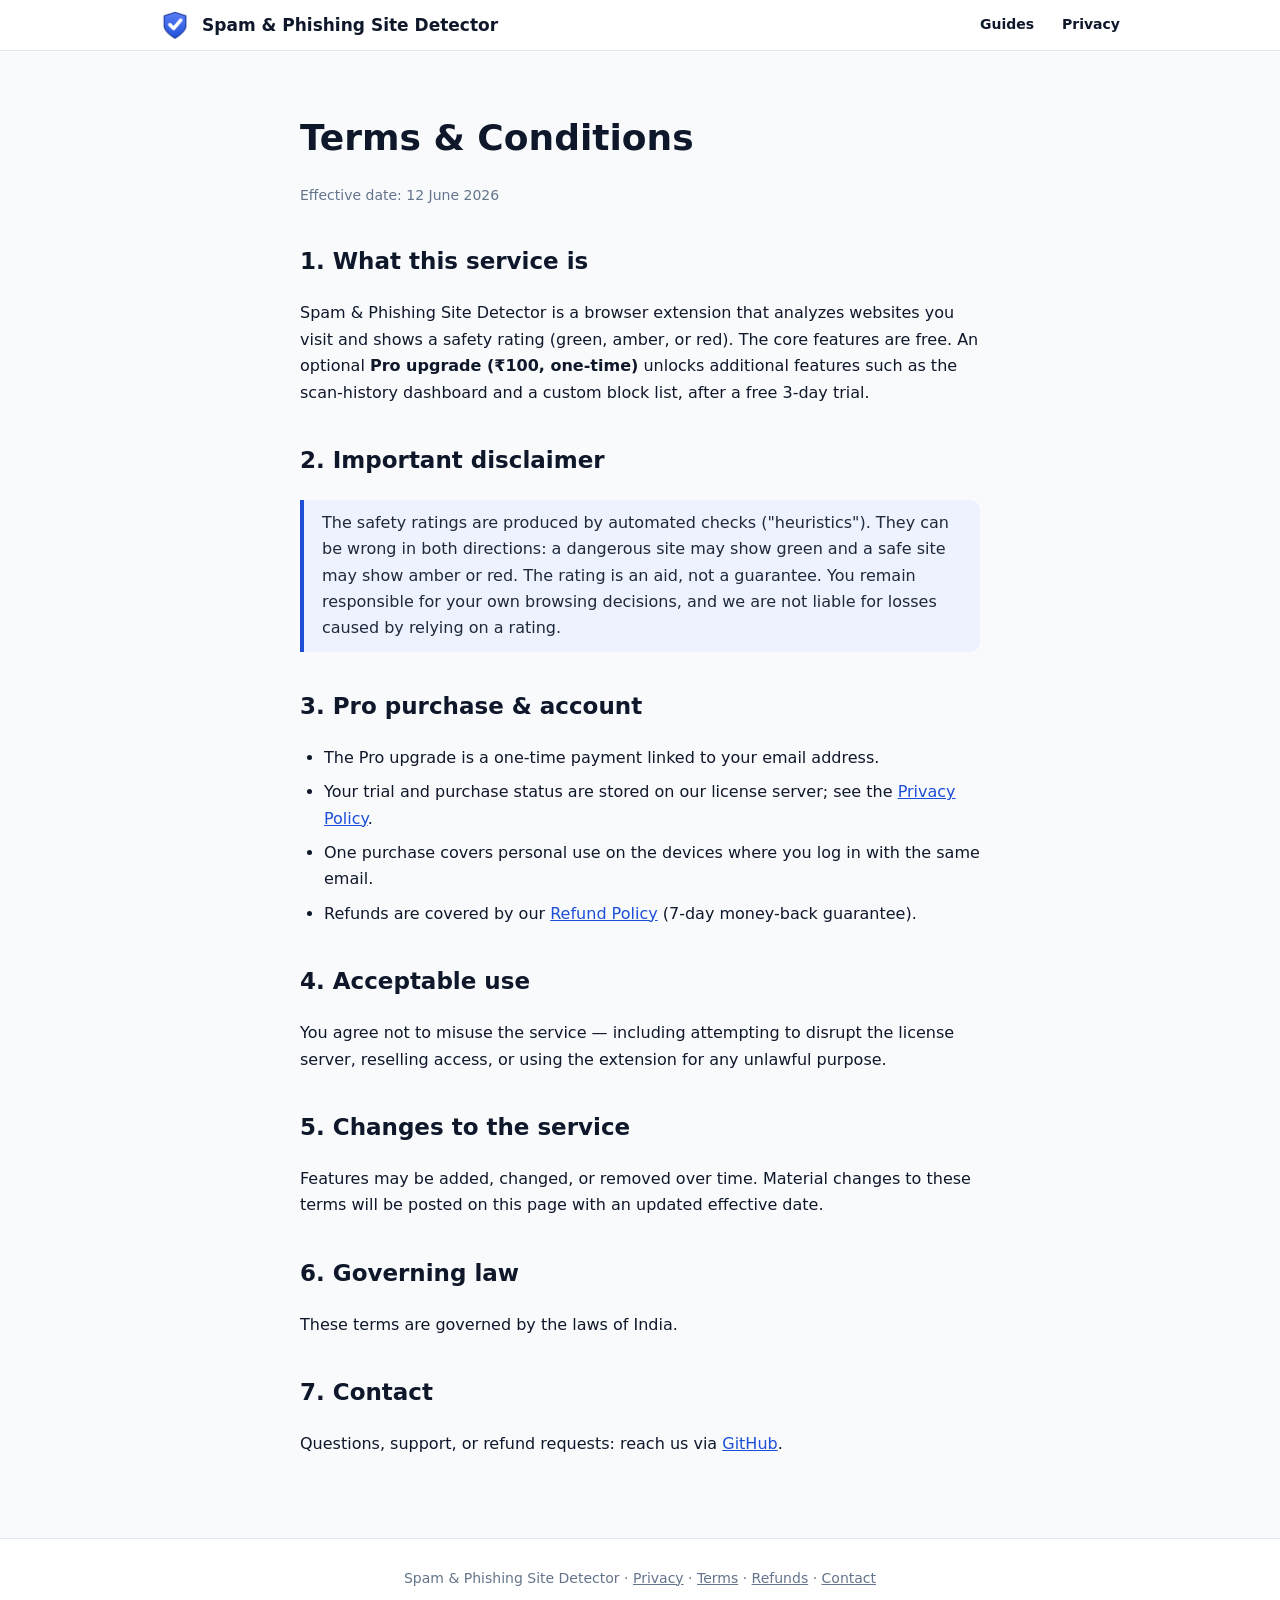
<file: terms.html>
<!DOCTYPE html>
<html lang="en">
<head>
  <meta charset="utf-8" />
  <meta name="viewport" content="width=device-width, initial-scale=1" />
  <title>Terms &amp; Conditions | Spam &amp; Phishing Site Detector</title>
  <meta name="description" content="Terms and conditions for the Spam & Phishing Site Detector Chrome extension and Pro upgrade." />
  <link rel="stylesheet" href="style.css" />
  <link rel="icon" href="logo.png" />
</head>
<body>

<header class="nav">
  <div class="wrap">
    <img src="logo.png" alt="" />
    <a class="brand" href="index.html">Spam &amp; Phishing Site Detector</a>
    <a class="link" href="index.html#articles">Guides</a>
    <a class="link" href="privacy-policy.html">Privacy</a>
  </div>
</header>

<main class="article">
  <h1>Terms &amp; Conditions</h1>
  <p class="byline">Effective date: 12 June 2026</p>

  <h2>1. What this service is</h2>
  <p>Spam &amp; Phishing Site Detector is a browser extension that analyzes
  websites you visit and shows a safety rating (green, amber, or red). The
  core features are free. An optional <strong>Pro upgrade (₹100, one-time)</strong>
  unlocks additional features such as the scan-history dashboard and a custom
  block list, after a free 3-day trial.</p>

  <h2>2. Important disclaimer</h2>
  <blockquote>The safety ratings are produced by automated checks
  ("heuristics"). They can be wrong in both directions: a dangerous site may
  show green and a safe site may show amber or red. The rating is an aid, not
  a guarantee. You remain responsible for your own browsing decisions, and we
  are not liable for losses caused by relying on a rating.</blockquote>

  <h2>3. Pro purchase &amp; account</h2>
  <ul>
    <li>The Pro upgrade is a one-time payment linked to your email address.</li>
    <li>Your trial and purchase status are stored on our license server;
      see the <a href="privacy-policy.html">Privacy Policy</a>.</li>
    <li>One purchase covers personal use on the devices where you log in
      with the same email.</li>
    <li>Refunds are covered by our <a href="refund-policy.html">Refund
      Policy</a> (7-day money-back guarantee).</li>
  </ul>

  <h2>4. Acceptable use</h2>
  <p>You agree not to misuse the service — including attempting to disrupt
  the license server, reselling access, or using the extension for any
  unlawful purpose.</p>

  <h2>5. Changes to the service</h2>
  <p>Features may be added, changed, or removed over time. Material changes
  to these terms will be posted on this page with an updated effective date.</p>

  <h2>6. Governing law</h2>
  <p>These terms are governed by the laws of India.</p>

  <h2>7. Contact</h2>
  <p>Questions, support, or refund requests: reach us via
  <a href="https://github.com/Janhavi12800" rel="noopener">GitHub</a>.</p>
</main>

<footer>
  <div class="wrap">
    Spam &amp; Phishing Site Detector ·
    <a href="privacy-policy.html">Privacy</a> ·
    <a href="terms.html">Terms</a> ·
    <a href="refund-policy.html">Refunds</a> ·
    <a href="https://github.com/Janhavi12800">Contact</a>
  </div>
</footer>

</body>
</html>
</file>
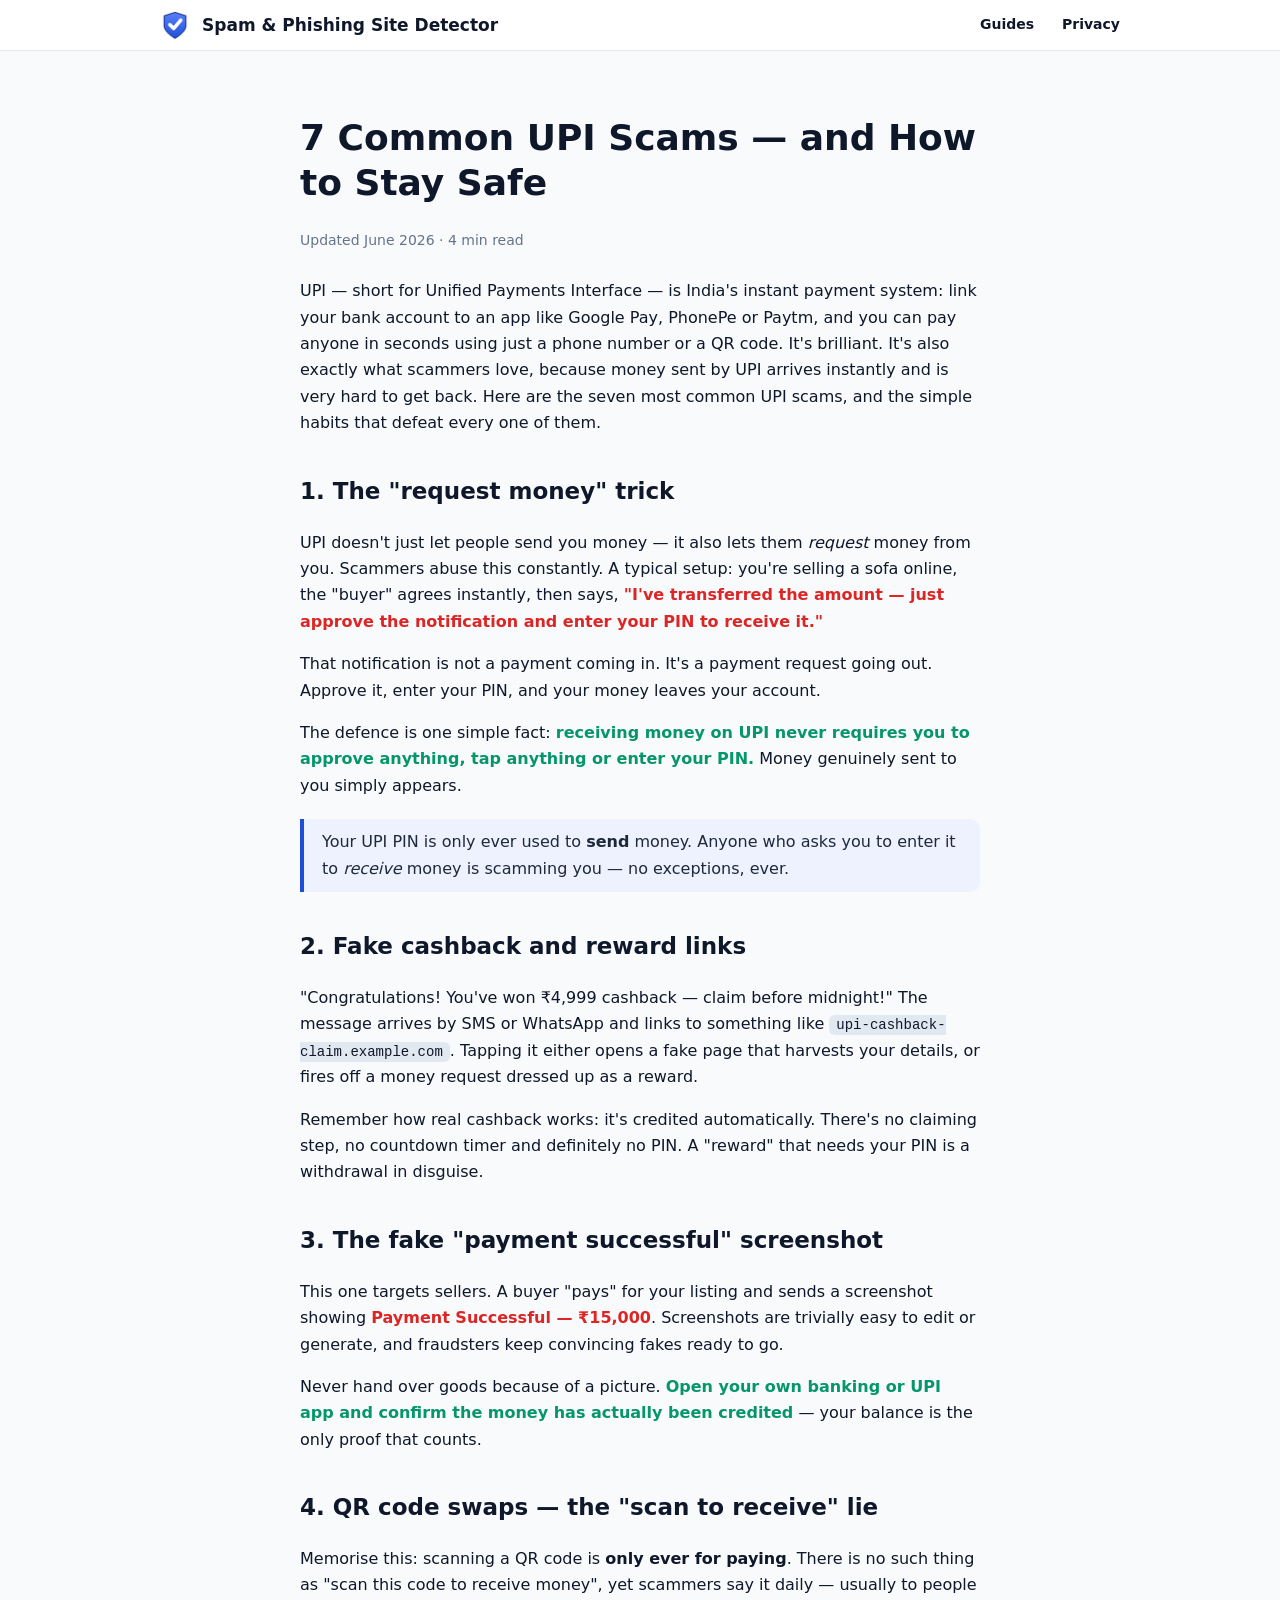
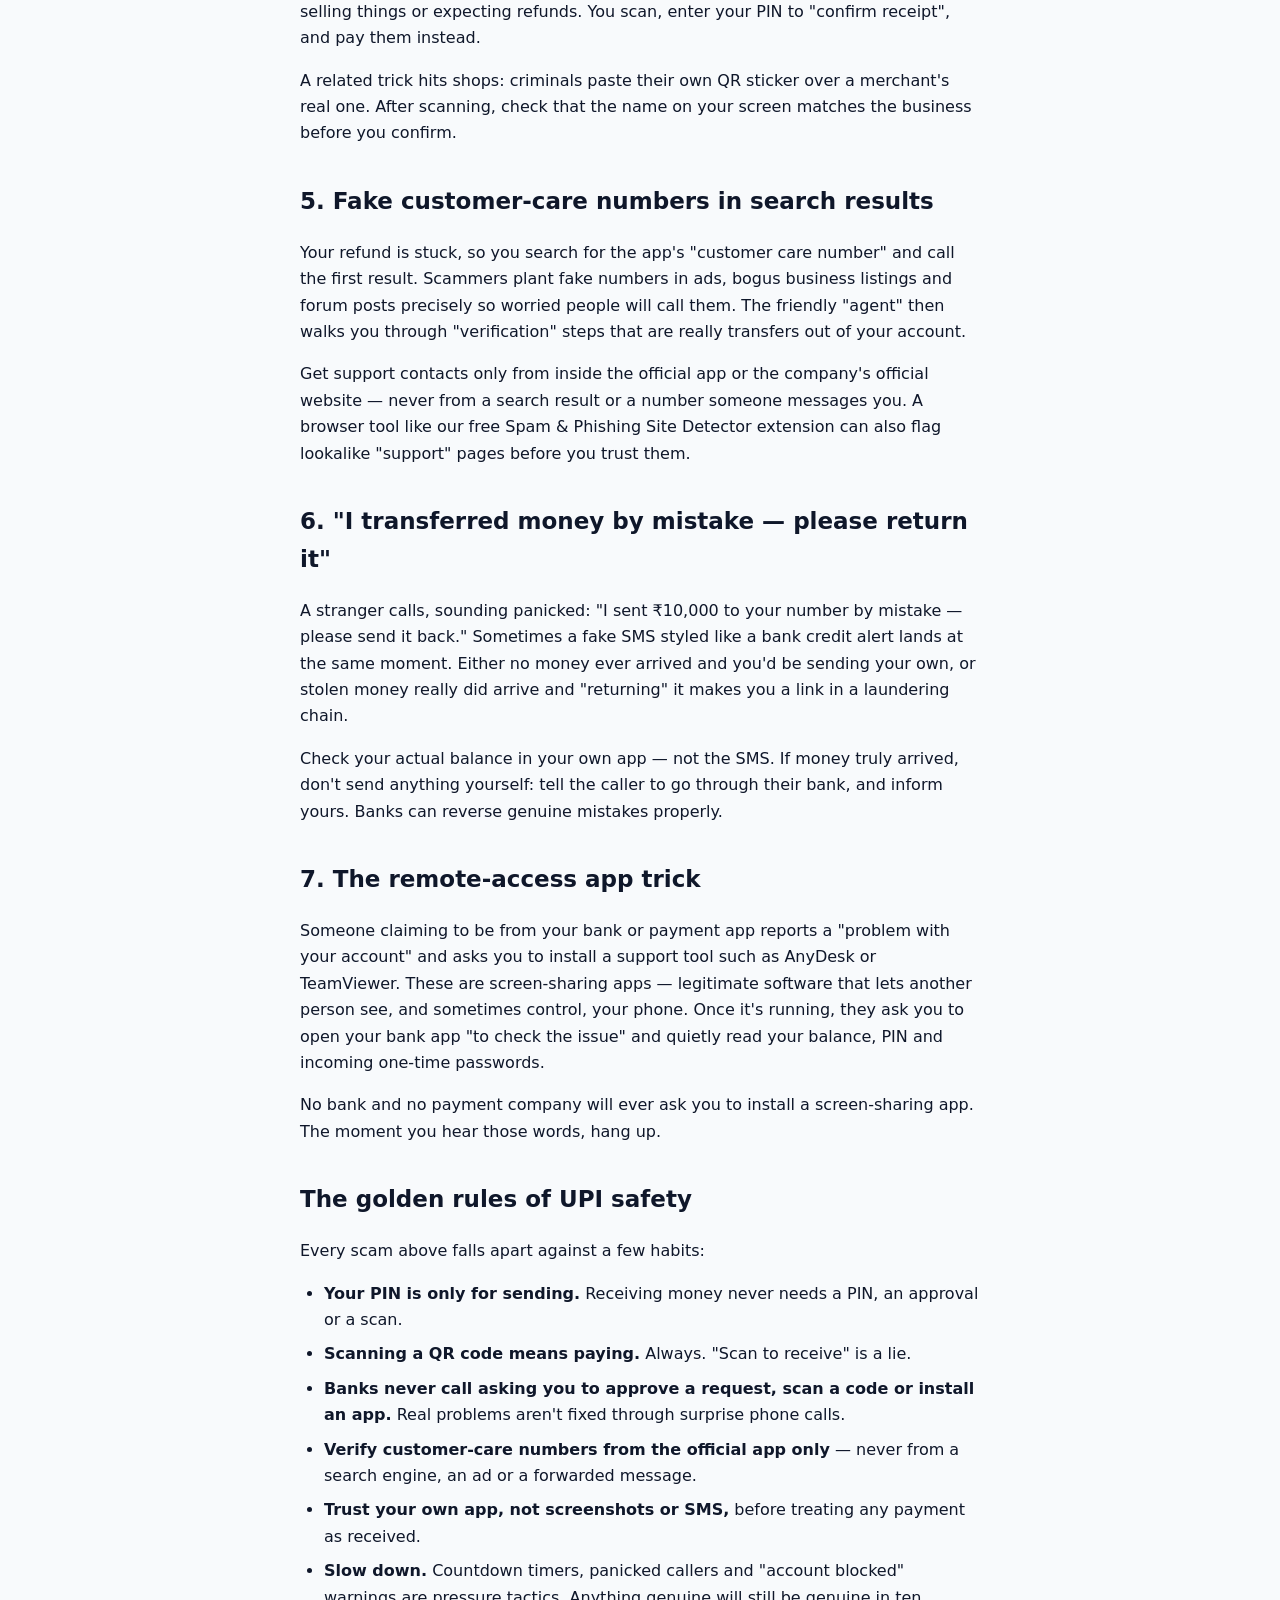
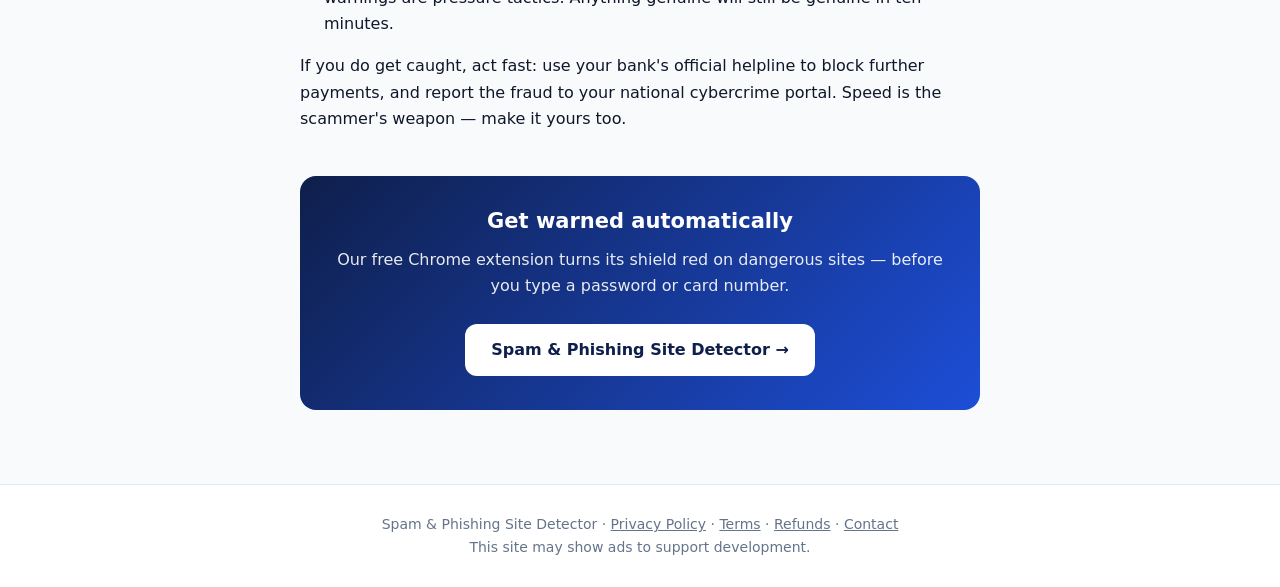
<file: upi-payment-scams.html>
<!DOCTYPE html>
<html lang="en">
<head>
  <meta charset="utf-8" />
  <meta name="viewport" content="width=device-width, initial-scale=1" />
  <title>7 Common UPI Scams — and How to Stay Safe | Spam &amp; Phishing Site Detector</title>
  <meta name="description" content="Seven common UPI scams explained — fake payment requests, QR code tricks, cashback fraud and more — plus golden rules to avoid UPI fraud in India." />
  <link rel="stylesheet" href="../style.css" />
  <link rel="icon" href="../logo.png" />
</head>
<body>

<header class="nav">
  <div class="wrap">
    <img src="../logo.png" alt="" />
    <a class="brand" href="../index.html">Spam &amp; Phishing Site Detector</a>
    <a class="link" href="../index.html#articles">Guides</a>
    <a class="link" href="../privacy-policy.html">Privacy</a>
  </div>
</header>

<main class="article">
  <h1>7 Common UPI Scams — and How to Stay Safe</h1>
  <p class="byline">Updated June 2026 · 4 min read</p>
  <!-- AD SLOT: article top -->

  <p>UPI — short for Unified Payments Interface — is India's instant payment system: link your bank account to an app like Google Pay, PhonePe or Paytm, and you can pay anyone in seconds using just a phone number or a QR code. It's brilliant. It's also exactly what scammers love, because money sent by UPI arrives instantly and is very hard to get back. Here are the seven most common UPI scams, and the simple habits that defeat every one of them.</p>

  <h2>1. The "request money" trick</h2>
  <p>UPI doesn't just let people send you money — it also lets them <em>request</em> money from you. Scammers abuse this constantly. A typical setup: you're selling a sofa online, the "buyer" agrees instantly, then says, <span class="bad">"I've transferred the amount — just approve the notification and enter your PIN to receive it."</span></p>
  <p>That notification is not a payment coming in. It's a payment request going out. Approve it, enter your PIN, and your money leaves your account.</p>
  <p>The defence is one simple fact: <span class="good">receiving money on UPI never requires you to approve anything, tap anything or enter your PIN.</span> Money genuinely sent to you simply appears.</p>

  <blockquote>Your UPI PIN is only ever used to <strong>send</strong> money. Anyone who asks you to enter it to <em>receive</em> money is scamming you — no exceptions, ever.</blockquote>

  <h2>2. Fake cashback and reward links</h2>
  <p>"Congratulations! You've won ₹4,999 cashback — claim before midnight!" The message arrives by SMS or WhatsApp and links to something like <code>upi-cashback-claim.example.com</code>. Tapping it either opens a fake page that harvests your details, or fires off a money request dressed up as a reward.</p>
  <p>Remember how real cashback works: it's credited automatically. There's no claiming step, no countdown timer and definitely no PIN. A "reward" that needs your PIN is a withdrawal in disguise.</p>

  <h2>3. The fake "payment successful" screenshot</h2>
  <p>This one targets sellers. A buyer "pays" for your listing and sends a screenshot showing <span class="bad">Payment Successful — ₹15,000</span>. Screenshots are trivially easy to edit or generate, and fraudsters keep convincing fakes ready to go.</p>
  <p>Never hand over goods because of a picture. <span class="good">Open your own banking or UPI app and confirm the money has actually been credited</span> — your balance is the only proof that counts.</p>

  <h2>4. QR code swaps — the "scan to receive" lie</h2>
  <p>Memorise this: scanning a QR code is <strong>only ever for paying</strong>. There is no such thing as "scan this code to receive money", yet scammers say it daily — usually to people selling things or expecting refunds. You scan, enter your PIN to "confirm receipt", and pay them instead.</p>
  <p>A related trick hits shops: criminals paste their own QR sticker over a merchant's real one. After scanning, check that the name on your screen matches the business before you confirm.</p>

  <h2>5. Fake customer-care numbers in search results</h2>
  <p>Your refund is stuck, so you search for the app's "customer care number" and call the first result. Scammers plant fake numbers in ads, bogus business listings and forum posts precisely so worried people will call them. The friendly "agent" then walks you through "verification" steps that are really transfers out of your account.</p>
  <p>Get support contacts only from inside the official app or the company's official website — never from a search result or a number someone messages you. A browser tool like our free Spam &amp; Phishing Site Detector extension can also flag lookalike "support" pages before you trust them.</p>

  <h2>6. "I transferred money by mistake — please return it"</h2>
  <p>A stranger calls, sounding panicked: "I sent ₹10,000 to your number by mistake — please send it back." Sometimes a fake SMS styled like a bank credit alert lands at the same moment. Either no money ever arrived and you'd be sending your own, or stolen money really did arrive and "returning" it makes you a link in a laundering chain.</p>
  <p>Check your actual balance in your own app — not the SMS. If money truly arrived, don't send anything yourself: tell the caller to go through their bank, and inform yours. Banks can reverse genuine mistakes properly.</p>

  <h2>7. The remote-access app trick</h2>
  <p>Someone claiming to be from your bank or payment app reports a "problem with your account" and asks you to install a support tool such as AnyDesk or TeamViewer. These are screen-sharing apps — legitimate software that lets another person see, and sometimes control, your phone. Once it's running, they ask you to open your bank app "to check the issue" and quietly read your balance, PIN and incoming one-time passwords.</p>
  <p>No bank and no payment company will ever ask you to install a screen-sharing app. The moment you hear those words, hang up.</p>

  <h2>The golden rules of UPI safety</h2>
  <p>Every scam above falls apart against a few habits:</p>
  <ul>
    <li><strong>Your PIN is only for sending.</strong> Receiving money never needs a PIN, an approval or a scan.</li>
    <li><strong>Scanning a QR code means paying.</strong> Always. "Scan to receive" is a lie.</li>
    <li><strong>Banks never call asking you to approve a request, scan a code or install an app.</strong> Real problems aren't fixed through surprise phone calls.</li>
    <li><strong>Verify customer-care numbers from the official app only</strong> — never from a search engine, an ad or a forwarded message.</li>
    <li><strong>Trust your own app, not screenshots or SMS,</strong> before treating any payment as received.</li>
    <li><strong>Slow down.</strong> Countdown timers, panicked callers and "account blocked" warnings are pressure tactics. Anything genuine will still be genuine in ten minutes.</li>
  </ul>
  <p>If you do get caught, act fast: use your bank's official helpline to block further payments, and report the fraud to your national cybercrime portal. Speed is the scammer's weapon — make it yours too.</p>

  <!-- AD SLOT: article bottom -->
  <div class="cta-box">
    <h3>Get warned automatically</h3>
    <p>Our free Chrome extension turns its shield red on dangerous sites — before you type a password or card number.</p>
    <a class="btn primary" href="../index.html">Spam &amp; Phishing Site Detector &rarr;</a>
  </div>
</main>

<footer>
  <div class="wrap">
    Spam &amp; Phishing Site Detector ·
    <a href="../privacy-policy.html">Privacy Policy</a> ·
    <a href="../terms.html">Terms</a> ·
    <a href="../refund-policy.html">Refunds</a> ·
    <a href="https://github.com/Janhavi12800">Contact</a><br />
    This site may show ads to support development.
  </div>
</footer>

</body>
</html>
</file>
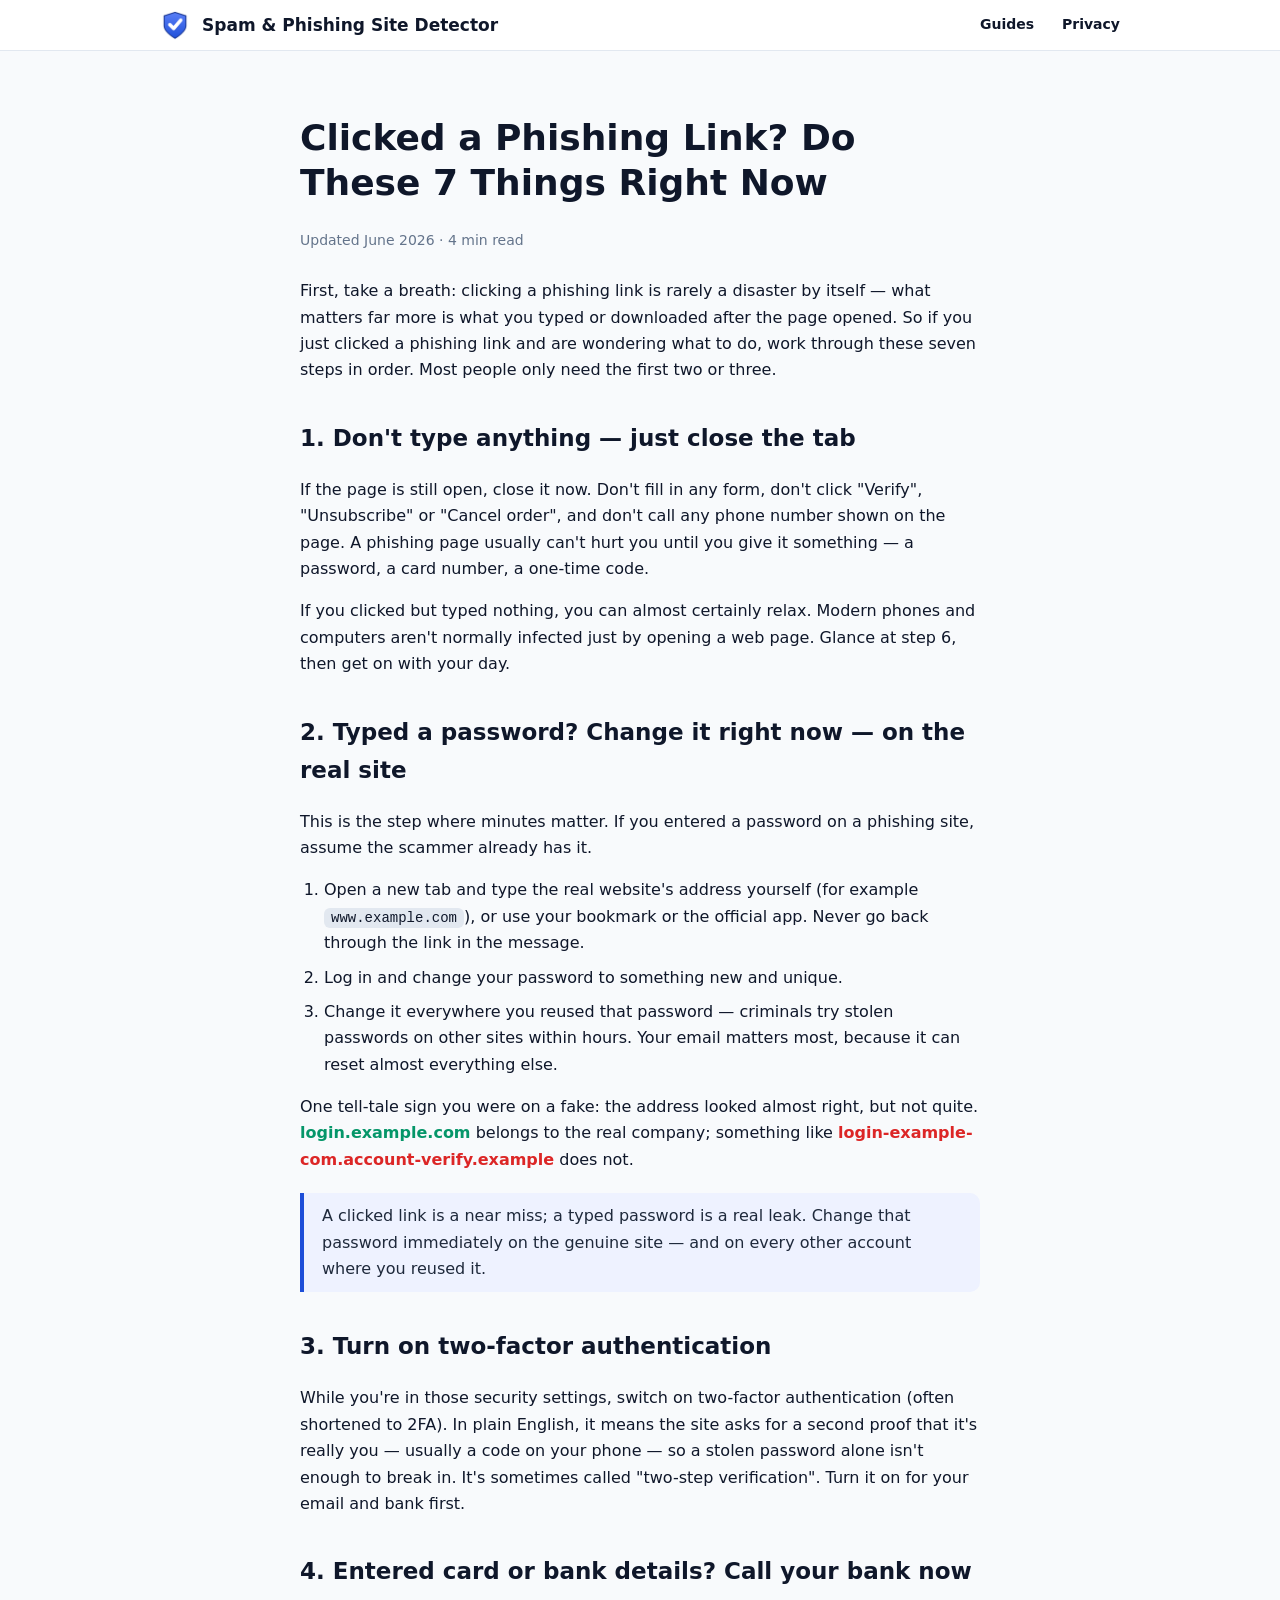
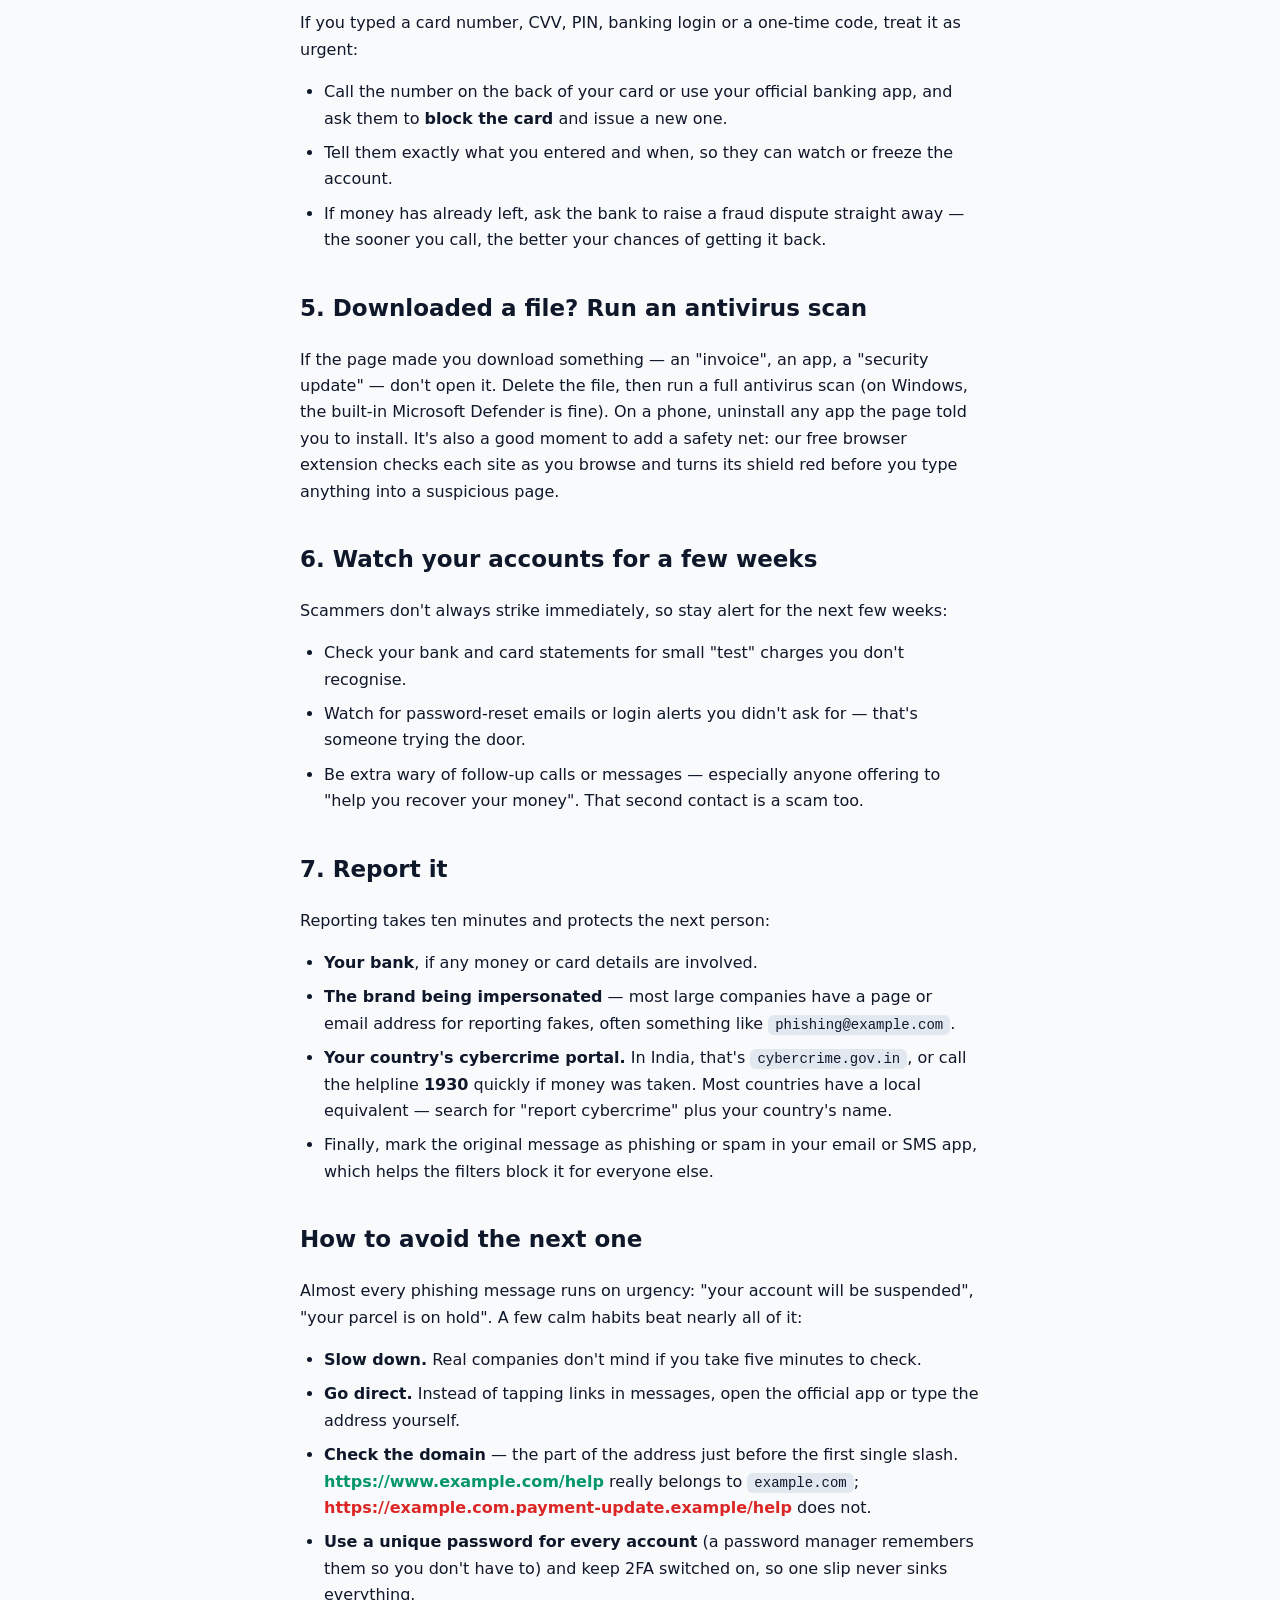
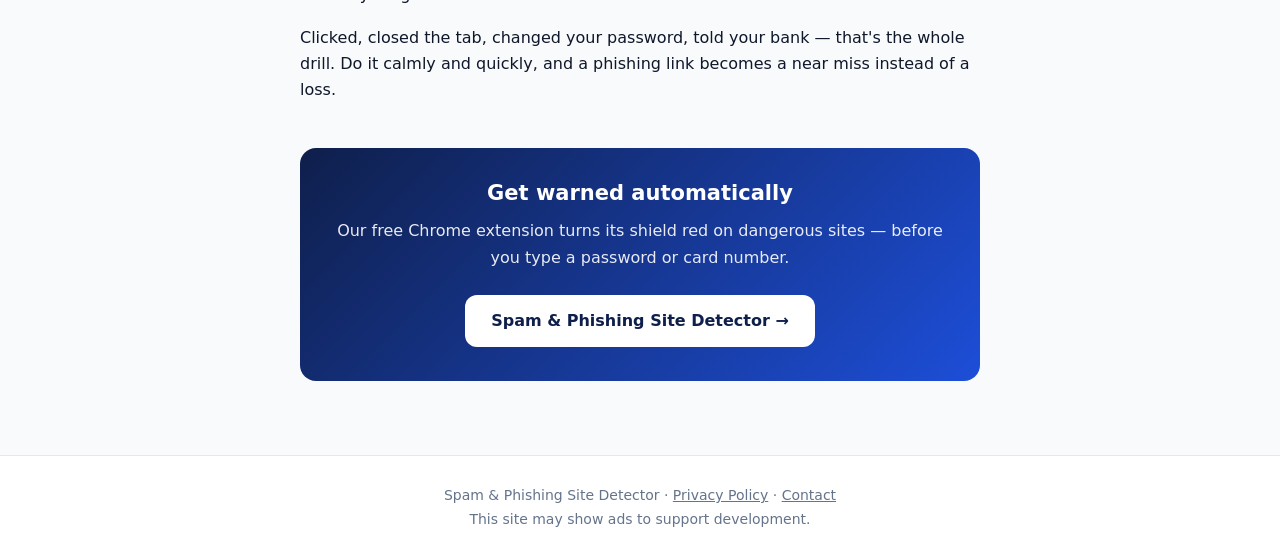
<file: articles/clicked-a-phishing-link.html>
<!DOCTYPE html>
<html lang="en">
<head>
  <meta charset="utf-8" />
  <meta name="viewport" content="width=device-width, initial-scale=1" />
  <title>Clicked a Phishing Link? Do These 7 Things Right Now | Spam &amp; Phishing Site Detector</title>
  <meta name="description" content="Clicked a phishing link and not sure what to do? Follow these 7 steps: change any password you entered, secure your card, and report the scam fast." />
  <link rel="stylesheet" href="../style.css" />
  <link rel="icon" href="../logo.png" />
</head>
<body>

<header class="nav">
  <div class="wrap">
    <img src="../logo.png" alt="" />
    <a class="brand" href="../index.html">Spam &amp; Phishing Site Detector</a>
    <a class="link" href="../index.html#articles">Guides</a>
    <a class="link" href="../privacy-policy.html">Privacy</a>
  </div>
</header>

<main class="article">
  <h1>Clicked a Phishing Link? Do These 7 Things Right Now</h1>
  <p class="byline">Updated June 2026 · 4 min read</p>
  <!-- AD SLOT: article top -->

  <p>First, take a breath: clicking a phishing link is rarely a disaster by itself — what matters far more is what you typed or downloaded after the page opened. So if you just clicked a phishing link and are wondering what to do, work through these seven steps in order. Most people only need the first two or three.</p>

  <h2>1. Don't type anything — just close the tab</h2>
  <p>If the page is still open, close it now. Don't fill in any form, don't click "Verify", "Unsubscribe" or "Cancel order", and don't call any phone number shown on the page. A phishing page usually can't hurt you until you give it something — a password, a card number, a one-time code.</p>
  <p>If you clicked but typed nothing, you can almost certainly relax. Modern phones and computers aren't normally infected just by opening a web page. Glance at step 6, then get on with your day.</p>

  <h2>2. Typed a password? Change it right now — on the real site</h2>
  <p>This is the step where minutes matter. If you entered a password on a phishing site, assume the scammer already has it.</p>
  <ol>
    <li>Open a new tab and type the real website's address yourself (for example <code>www.example.com</code>), or use your bookmark or the official app. Never go back through the link in the message.</li>
    <li>Log in and change your password to something new and unique.</li>
    <li>Change it everywhere you reused that password — criminals try stolen passwords on other sites within hours. Your email matters most, because it can reset almost everything else.</li>
  </ol>
  <p>One tell-tale sign you were on a fake: the address looked almost right, but not quite. <span class="good">login.example.com</span> belongs to the real company; something like <span class="bad">login-example-com.account-verify.example</span> does not.</p>

  <blockquote>A clicked link is a near miss; a typed password is a real leak. Change that password immediately on the genuine site — and on every other account where you reused it.</blockquote>

  <h2>3. Turn on two-factor authentication</h2>
  <p>While you're in those security settings, switch on two-factor authentication (often shortened to 2FA). In plain English, it means the site asks for a second proof that it's really you — usually a code on your phone — so a stolen password alone isn't enough to break in. It's sometimes called "two-step verification". Turn it on for your email and bank first.</p>

  <h2>4. Entered card or bank details? Call your bank now</h2>
  <p>If you typed a card number, CVV, PIN, banking login or a one-time code, treat it as urgent:</p>
  <ul>
    <li>Call the number on the back of your card or use your official banking app, and ask them to <strong>block the card</strong> and issue a new one.</li>
    <li>Tell them exactly what you entered and when, so they can watch or freeze the account.</li>
    <li>If money has already left, ask the bank to raise a fraud dispute straight away — the sooner you call, the better your chances of getting it back.</li>
  </ul>

  <h2>5. Downloaded a file? Run an antivirus scan</h2>
  <p>If the page made you download something — an "invoice", an app, a "security update" — don't open it. Delete the file, then run a full antivirus scan (on Windows, the built-in Microsoft Defender is fine). On a phone, uninstall any app the page told you to install. It's also a good moment to add a safety net: our free browser extension checks each site as you browse and turns its shield red before you type anything into a suspicious page.</p>

  <h2>6. Watch your accounts for a few weeks</h2>
  <p>Scammers don't always strike immediately, so stay alert for the next few weeks:</p>
  <ul>
    <li>Check your bank and card statements for small "test" charges you don't recognise.</li>
    <li>Watch for password-reset emails or login alerts you didn't ask for — that's someone trying the door.</li>
    <li>Be extra wary of follow-up calls or messages — especially anyone offering to "help you recover your money". That second contact is a scam too.</li>
  </ul>

  <h2>7. Report it</h2>
  <p>Reporting takes ten minutes and protects the next person:</p>
  <ul>
    <li><strong>Your bank</strong>, if any money or card details are involved.</li>
    <li><strong>The brand being impersonated</strong> — most large companies have a page or email address for reporting fakes, often something like <code>phishing@example.com</code>.</li>
    <li><strong>Your country's cybercrime portal.</strong> In India, that's <code>cybercrime.gov.in</code>, or call the helpline <strong>1930</strong> quickly if money was taken. Most countries have a local equivalent — search for "report cybercrime" plus your country's name.</li>
    <li>Finally, mark the original message as phishing or spam in your email or SMS app, which helps the filters block it for everyone else.</li>
  </ul>

  <h2>How to avoid the next one</h2>
  <p>Almost every phishing message runs on urgency: "your account will be suspended", "your parcel is on hold". A few calm habits beat nearly all of it:</p>
  <ul>
    <li><strong>Slow down.</strong> Real companies don't mind if you take five minutes to check.</li>
    <li><strong>Go direct.</strong> Instead of tapping links in messages, open the official app or type the address yourself.</li>
    <li><strong>Check the domain</strong> — the part of the address just before the first single slash. <span class="good">https://www.example.com/help</span> really belongs to <code>example.com</code>; <span class="bad">https://example.com.payment-update.example/help</span> does not.</li>
    <li><strong>Use a unique password for every account</strong> (a password manager remembers them so you don't have to) and keep 2FA switched on, so one slip never sinks everything.</li>
  </ul>
  <p>Clicked, closed the tab, changed your password, told your bank — that's the whole drill. Do it calmly and quickly, and a phishing link becomes a near miss instead of a loss.</p>

  <!-- AD SLOT: article bottom -->
  <div class="cta-box">
    <h3>Get warned automatically</h3>
    <p>Our free Chrome extension turns its shield red on dangerous sites — before you type a password or card number.</p>
    <a class="btn primary" href="../index.html">Spam &amp; Phishing Site Detector &rarr;</a>
  </div>
</main>

<footer>
  <div class="wrap">
    Spam &amp; Phishing Site Detector ·
    <a href="../privacy-policy.html">Privacy Policy</a> ·
    <a href="https://github.com/Janhavi12800">Contact</a><br />
    This site may show ads to support development.
  </div>
</footer>

</body>
</html>
</file>
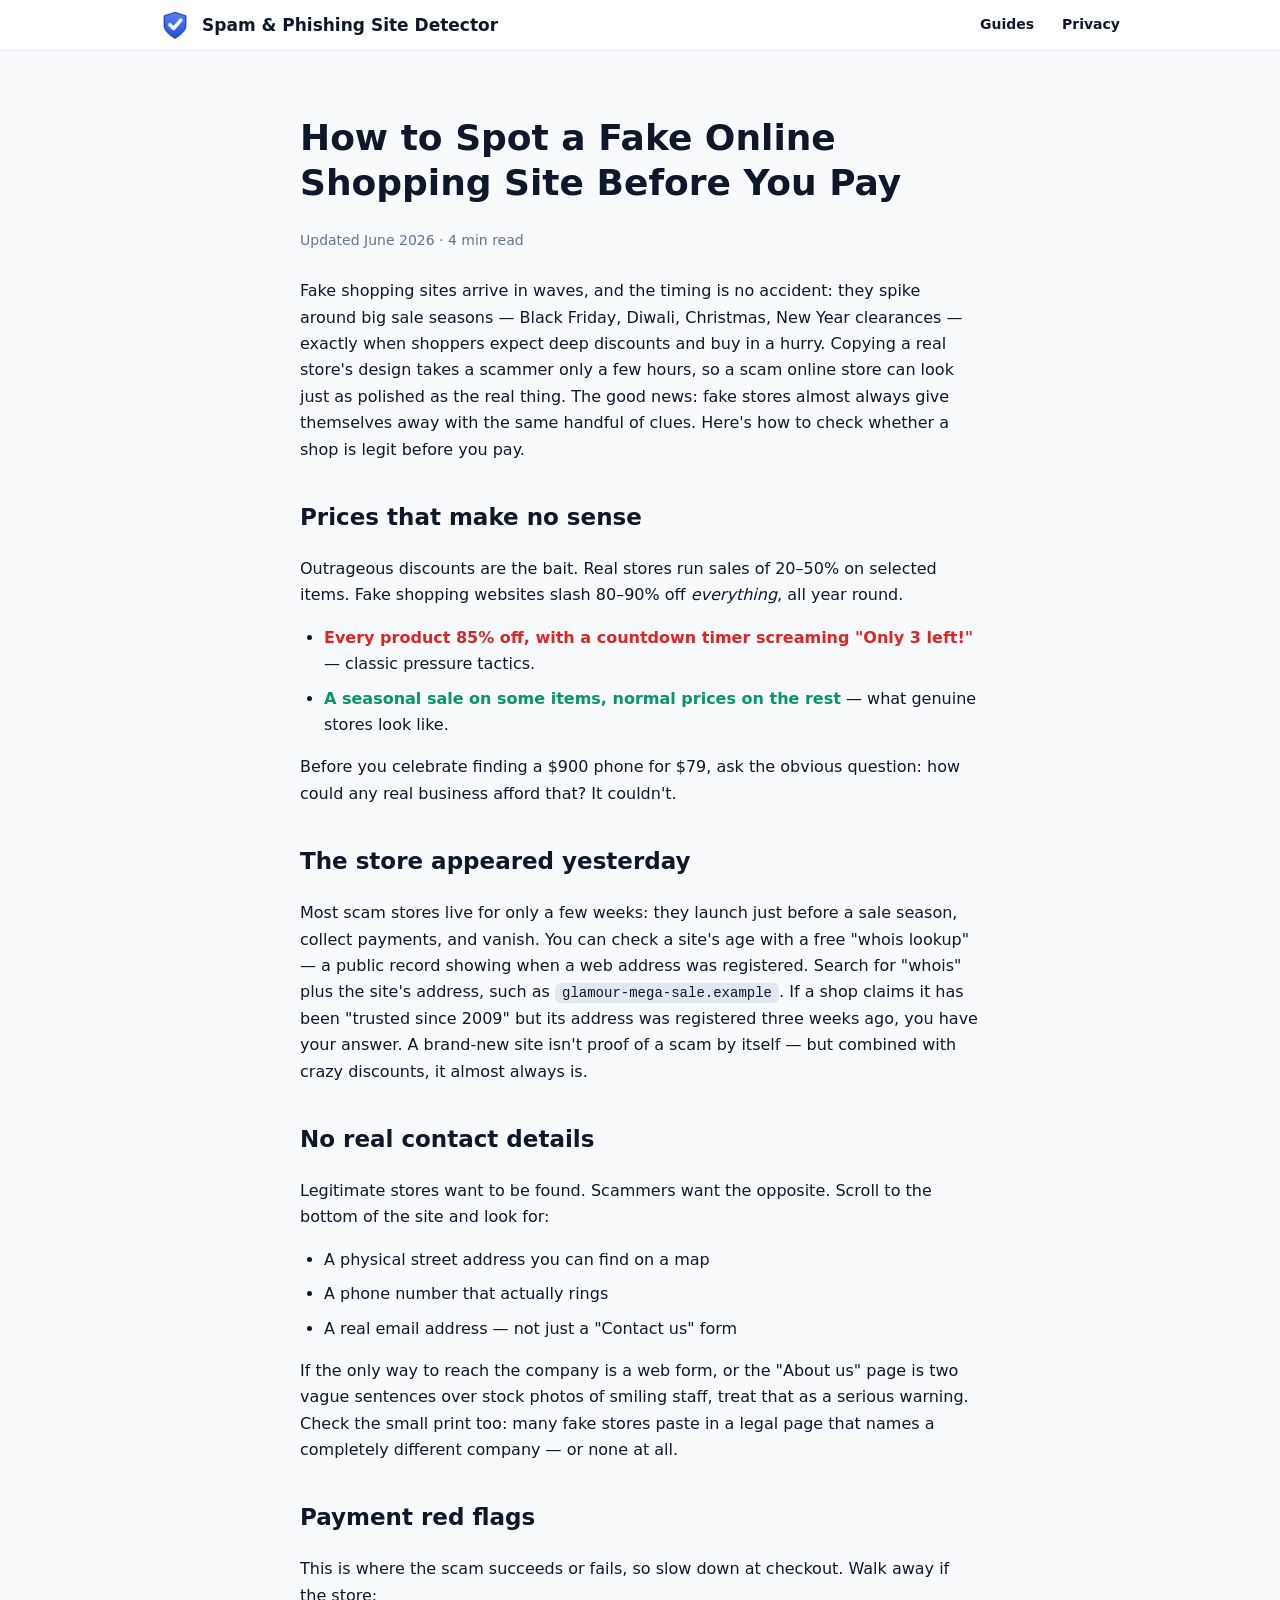
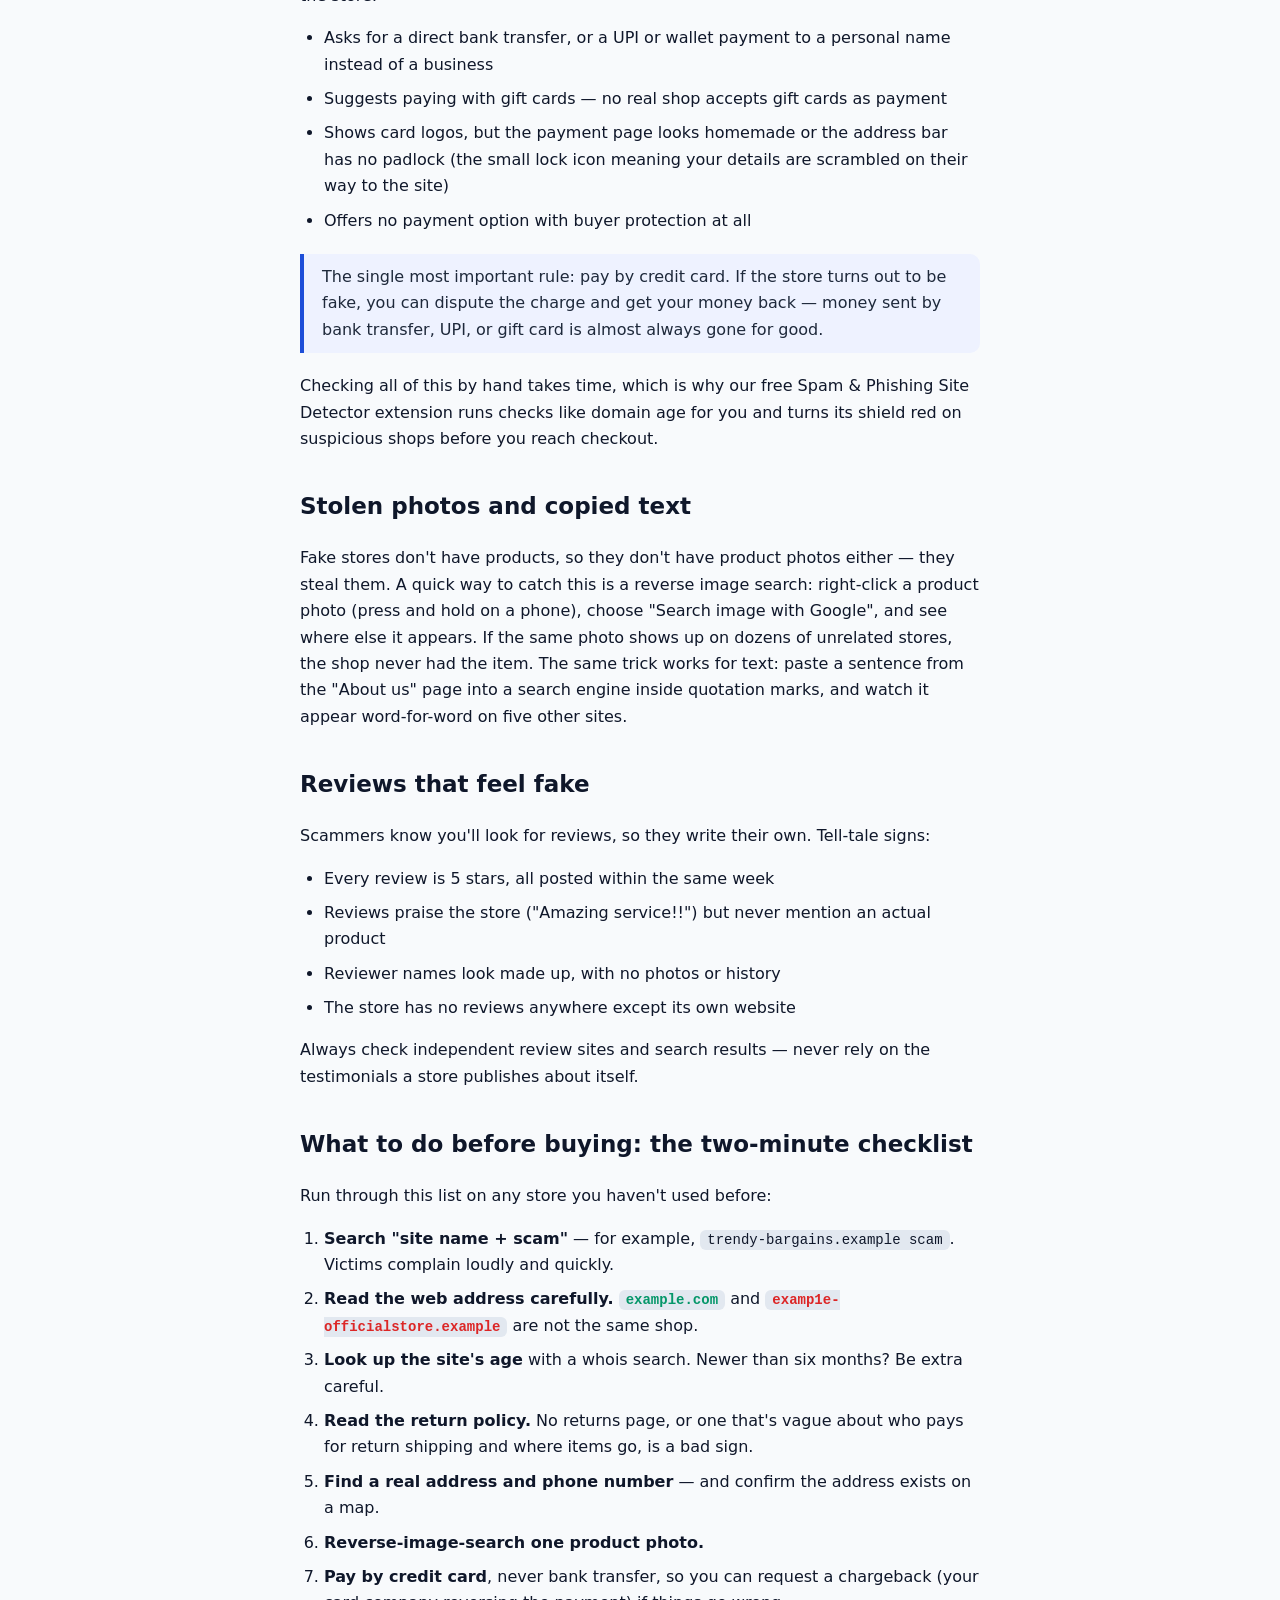
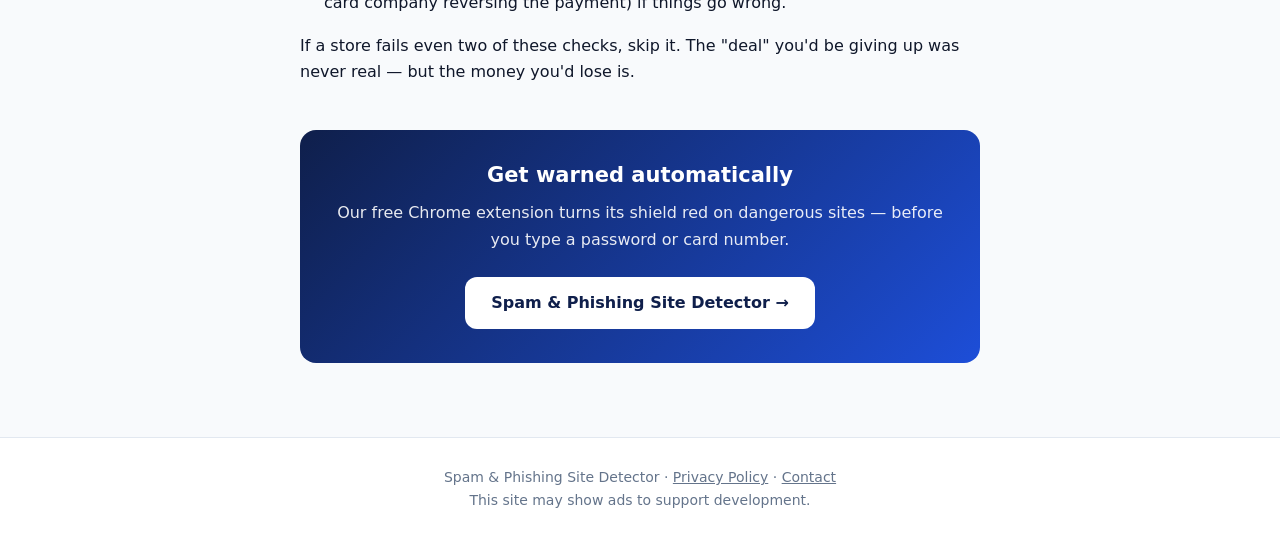
<file: articles/fake-online-shopping-sites.html>
<!DOCTYPE html>
<html lang="en">
<head>
  <meta charset="utf-8" />
  <meta name="viewport" content="width=device-width, initial-scale=1" />
  <title>How to Spot a Fake Online Shopping Site Before You Pay | Spam &amp; Phishing Site Detector</title>
  <meta name="description" content="Spot a fake shopping website before you pay. Learn scam online store red flags and a quick checklist to check if a shop is legit." />
  <link rel="stylesheet" href="../style.css" />
  <link rel="icon" href="../logo.png" />
</head>
<body>

<header class="nav">
  <div class="wrap">
    <img src="../logo.png" alt="" />
    <a class="brand" href="../index.html">Spam &amp; Phishing Site Detector</a>
    <a class="link" href="../index.html#articles">Guides</a>
    <a class="link" href="../privacy-policy.html">Privacy</a>
  </div>
</header>

<main class="article">
  <h1>How to Spot a Fake Online Shopping Site Before You Pay</h1>
  <p class="byline">Updated June 2026 · 4 min read</p>
  <!-- AD SLOT: article top -->

  <p>Fake shopping sites arrive in waves, and the timing is no accident: they spike around big sale seasons — Black Friday, Diwali, Christmas, New Year clearances — exactly when shoppers expect deep discounts and buy in a hurry. Copying a real store's design takes a scammer only a few hours, so a scam online store can look just as polished as the real thing. The good news: fake stores almost always give themselves away with the same handful of clues. Here's how to check whether a shop is legit before you pay.</p>

  <h2>Prices that make no sense</h2>
  <p>Outrageous discounts are the bait. Real stores run sales of 20–50% on selected items. Fake shopping websites slash 80–90% off <em>everything</em>, all year round.</p>
  <ul>
    <li><span class="bad">Every product 85% off, with a countdown timer screaming "Only 3 left!"</span> — classic pressure tactics.</li>
    <li><span class="good">A seasonal sale on some items, normal prices on the rest</span> — what genuine stores look like.</li>
  </ul>
  <p>Before you celebrate finding a $900 phone for $79, ask the obvious question: how could any real business afford that? It couldn't.</p>

  <h2>The store appeared yesterday</h2>
  <p>Most scam stores live for only a few weeks: they launch just before a sale season, collect payments, and vanish. You can check a site's age with a free "whois lookup" — a public record showing when a web address was registered. Search for "whois" plus the site's address, such as <code>glamour-mega-sale.example</code>. If a shop claims it has been "trusted since 2009" but its address was registered three weeks ago, you have your answer. A brand-new site isn't proof of a scam by itself — but combined with crazy discounts, it almost always is.</p>

  <h2>No real contact details</h2>
  <p>Legitimate stores want to be found. Scammers want the opposite. Scroll to the bottom of the site and look for:</p>
  <ul>
    <li>A physical street address you can find on a map</li>
    <li>A phone number that actually rings</li>
    <li>A real email address — not just a "Contact us" form</li>
  </ul>
  <p>If the only way to reach the company is a web form, or the "About us" page is two vague sentences over stock photos of smiling staff, treat that as a serious warning. Check the small print too: many fake stores paste in a legal page that names a completely different company — or none at all.</p>

  <h2>Payment red flags</h2>
  <p>This is where the scam succeeds or fails, so slow down at checkout. Walk away if the store:</p>
  <ul>
    <li>Asks for a direct bank transfer, or a UPI or wallet payment to a personal name instead of a business</li>
    <li>Suggests paying with gift cards — no real shop accepts gift cards as payment</li>
    <li>Shows card logos, but the payment page looks homemade or the address bar has no padlock (the small lock icon meaning your details are scrambled on their way to the site)</li>
    <li>Offers no payment option with buyer protection at all</li>
  </ul>
  <blockquote>The single most important rule: pay by credit card. If the store turns out to be fake, you can dispute the charge and get your money back — money sent by bank transfer, UPI, or gift card is almost always gone for good.</blockquote>
  <p>Checking all of this by hand takes time, which is why our free Spam &amp; Phishing Site Detector extension runs checks like domain age for you and turns its shield red on suspicious shops before you reach checkout.</p>

  <h2>Stolen photos and copied text</h2>
  <p>Fake stores don't have products, so they don't have product photos either — they steal them. A quick way to catch this is a reverse image search: right-click a product photo (press and hold on a phone), choose "Search image with Google", and see where else it appears. If the same photo shows up on dozens of unrelated stores, the shop never had the item. The same trick works for text: paste a sentence from the "About us" page into a search engine inside quotation marks, and watch it appear word-for-word on five other sites.</p>

  <h2>Reviews that feel fake</h2>
  <p>Scammers know you'll look for reviews, so they write their own. Tell-tale signs:</p>
  <ul>
    <li>Every review is 5 stars, all posted within the same week</li>
    <li>Reviews praise the store ("Amazing service!!") but never mention an actual product</li>
    <li>Reviewer names look made up, with no photos or history</li>
    <li>The store has no reviews anywhere except its own website</li>
  </ul>
  <p>Always check independent review sites and search results — never rely on the testimonials a store publishes about itself.</p>

  <h2>What to do before buying: the two-minute checklist</h2>
  <p>Run through this list on any store you haven't used before:</p>
  <ol>
    <li><strong>Search "site name + scam"</strong> — for example, <code>trendy-bargains.example scam</code>. Victims complain loudly and quickly.</li>
    <li><strong>Read the web address carefully.</strong> <span class="good"><code>example.com</code></span> and <span class="bad"><code>examp1e-officialstore.example</code></span> are not the same shop.</li>
    <li><strong>Look up the site's age</strong> with a whois search. Newer than six months? Be extra careful.</li>
    <li><strong>Read the return policy.</strong> No returns page, or one that's vague about who pays for return shipping and where items go, is a bad sign.</li>
    <li><strong>Find a real address and phone number</strong> — and confirm the address exists on a map.</li>
    <li><strong>Reverse-image-search one product photo.</strong></li>
    <li><strong>Pay by credit card</strong>, never bank transfer, so you can request a chargeback (your card company reversing the payment) if things go wrong.</li>
  </ol>
  <p>If a store fails even two of these checks, skip it. The "deal" you'd be giving up was never real — but the money you'd lose is.</p>

  <!-- AD SLOT: article bottom -->
  <div class="cta-box">
    <h3>Get warned automatically</h3>
    <p>Our free Chrome extension turns its shield red on dangerous sites — before you type a password or card number.</p>
    <a class="btn primary" href="../index.html">Spam &amp; Phishing Site Detector &rarr;</a>
  </div>
</main>

<footer>
  <div class="wrap">
    Spam &amp; Phishing Site Detector ·
    <a href="../privacy-policy.html">Privacy Policy</a> ·
    <a href="https://github.com/Janhavi12800">Contact</a><br />
    This site may show ads to support development.
  </div>
</footer>

</body>
</html>
</file>
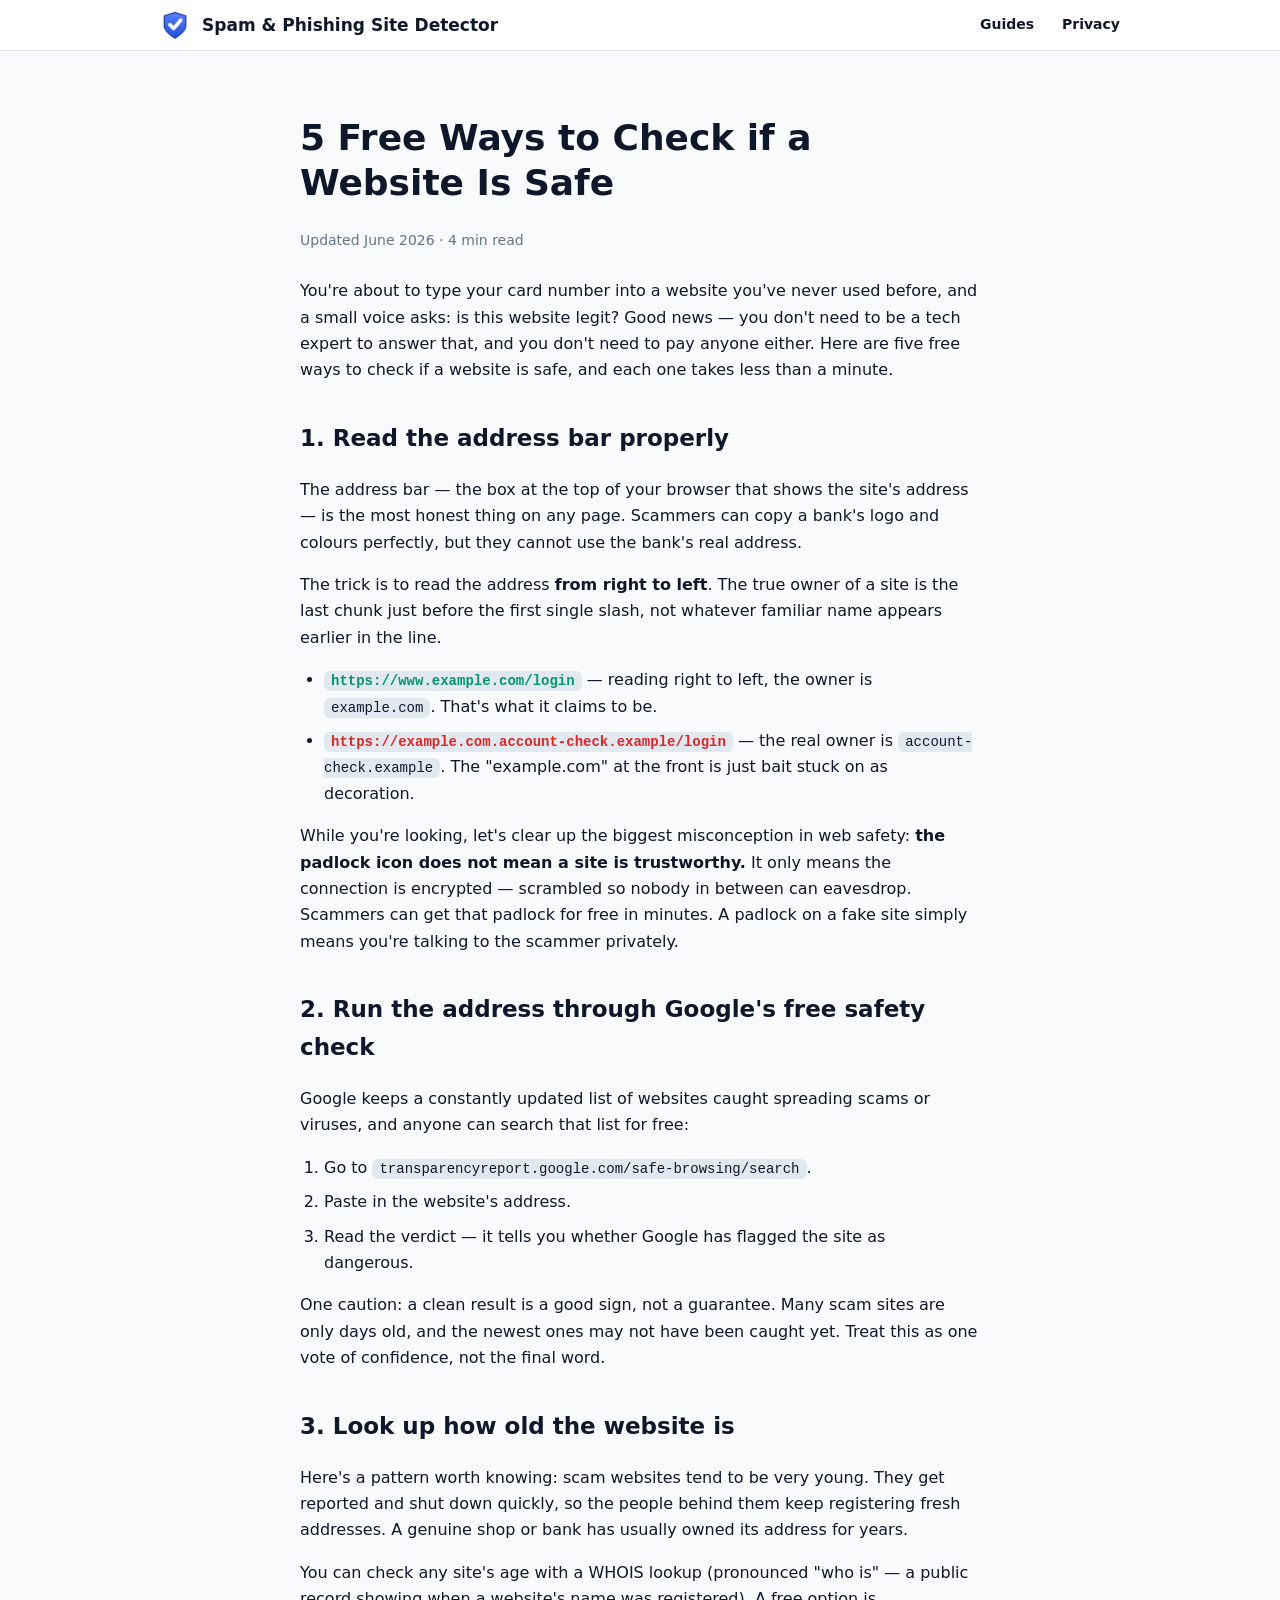
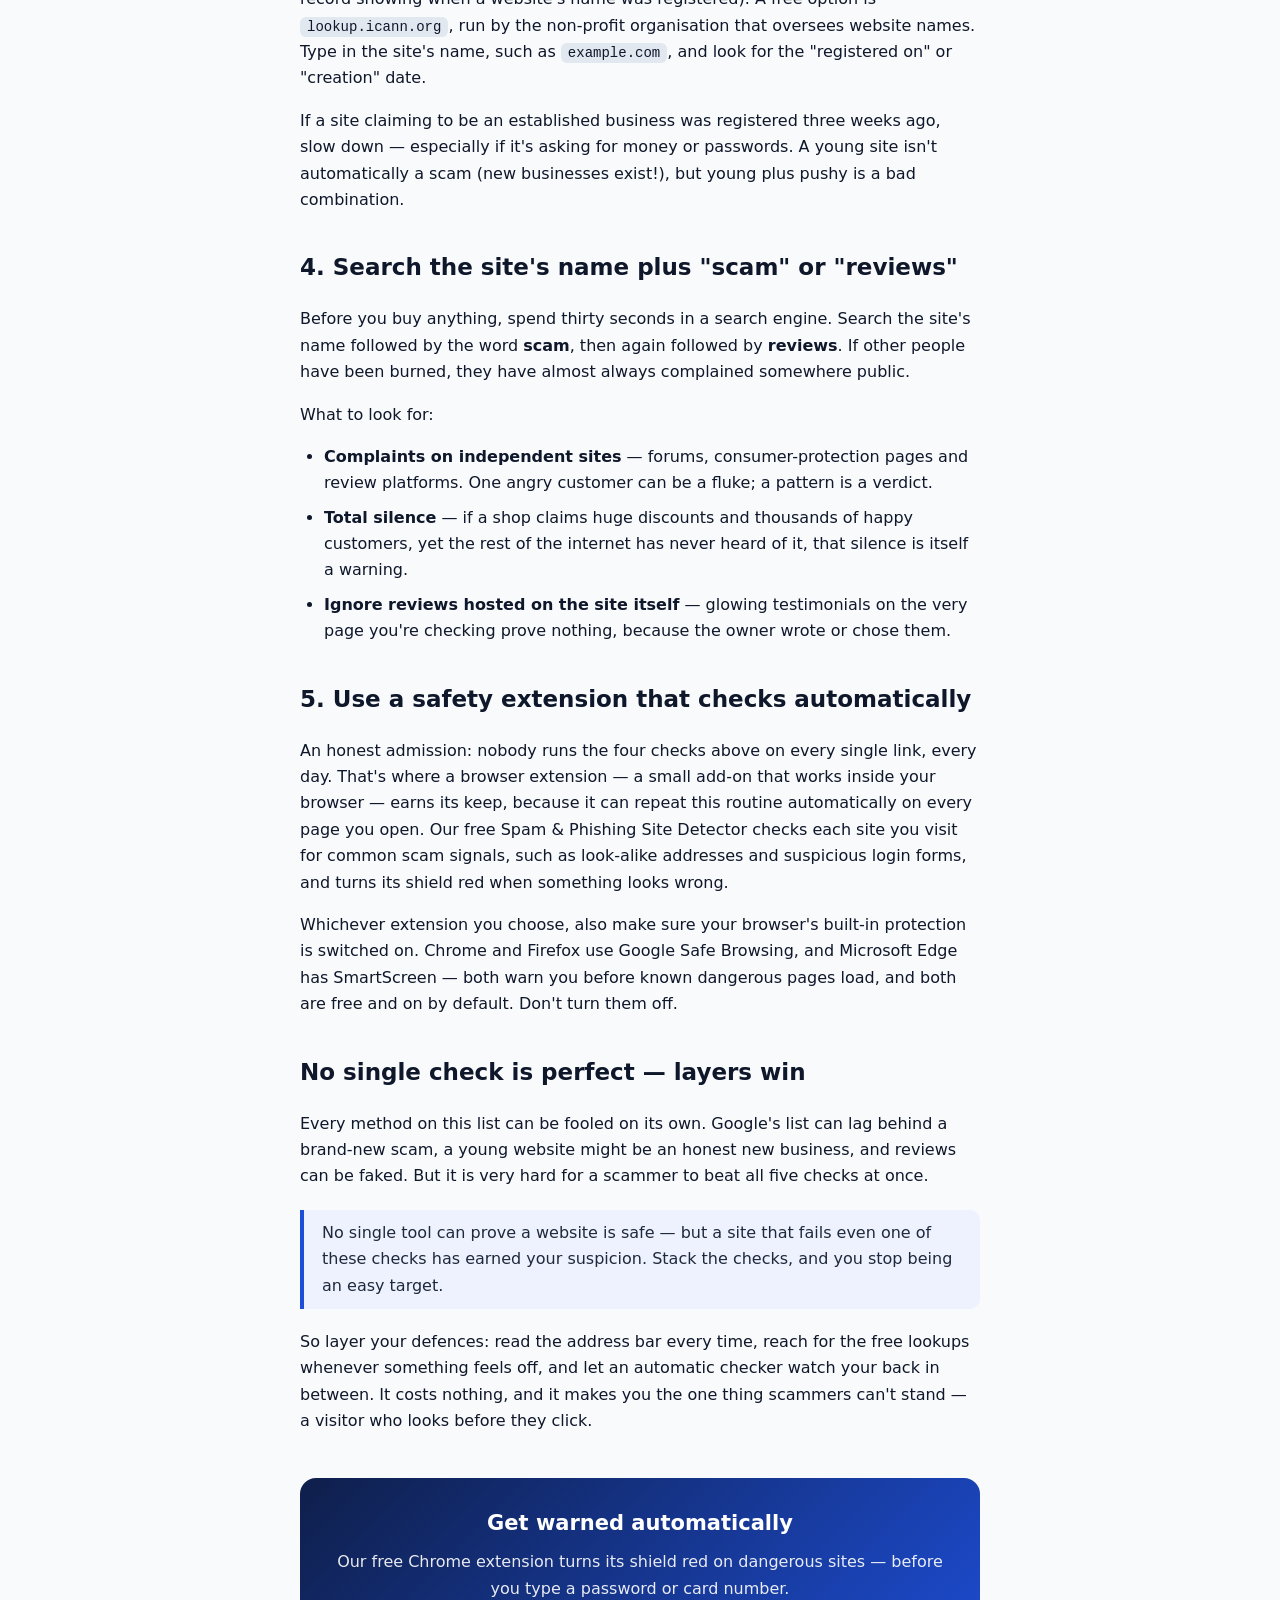
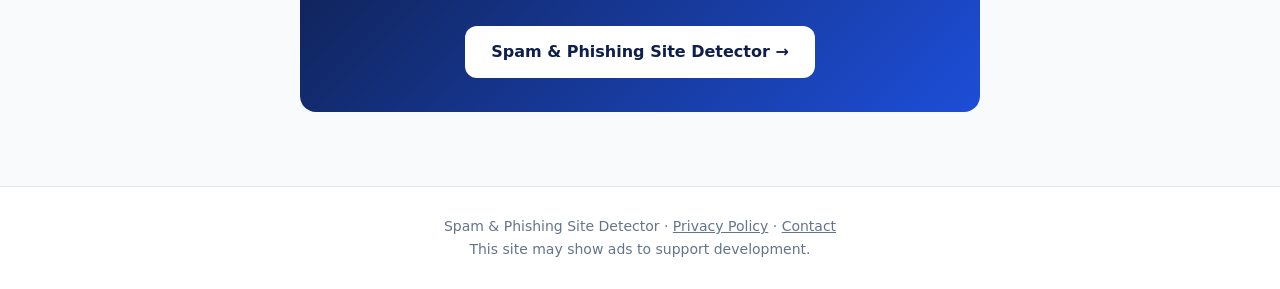
<file: articles/free-tools-check-website-safety.html>
<!DOCTYPE html>
<html lang="en">
<head>
  <meta charset="utf-8" />
  <meta name="viewport" content="width=device-width, initial-scale=1" />
  <title>5 Free Ways to Check if a Website Is Safe | Spam &amp; Phishing Site Detector</title>
  <meta name="description" content="Is this website legit? 5 free ways to check if a website is safe: address bar tips, Google Safe Browsing, WHOIS domain age checks and more." />
  <link rel="stylesheet" href="../style.css" />
  <link rel="icon" href="../logo.png" />
</head>
<body>

<header class="nav">
  <div class="wrap">
    <img src="../logo.png" alt="" />
    <a class="brand" href="../index.html">Spam &amp; Phishing Site Detector</a>
    <a class="link" href="../index.html#articles">Guides</a>
    <a class="link" href="../privacy-policy.html">Privacy</a>
  </div>
</header>

<main class="article">
  <h1>5 Free Ways to Check if a Website Is Safe</h1>
  <p class="byline">Updated June 2026 · 4 min read</p>
  <!-- AD SLOT: article top -->

  <p>You're about to type your card number into a website you've never used before, and a small voice asks: is this website legit? Good news — you don't need to be a tech expert to answer that, and you don't need to pay anyone either. Here are five free ways to check if a website is safe, and each one takes less than a minute.</p>

  <h2>1. Read the address bar properly</h2>
  <p>The address bar — the box at the top of your browser that shows the site's address — is the most honest thing on any page. Scammers can copy a bank's logo and colours perfectly, but they cannot use the bank's real address.</p>
  <p>The trick is to read the address <strong>from right to left</strong>. The true owner of a site is the last chunk just before the first single slash, not whatever familiar name appears earlier in the line.</p>
  <ul>
    <li><span class="good"><code>https://www.example.com/login</code></span> — reading right to left, the owner is <code>example.com</code>. That's what it claims to be.</li>
    <li><span class="bad"><code>https://example.com.account-check.example/login</code></span> — the real owner is <code>account-check.example</code>. The "example.com" at the front is just bait stuck on as decoration.</li>
  </ul>
  <p>While you're looking, let's clear up the biggest misconception in web safety: <strong>the padlock icon does not mean a site is trustworthy.</strong> It only means the connection is encrypted — scrambled so nobody in between can eavesdrop. Scammers can get that padlock for free in minutes. A padlock on a fake site simply means you're talking to the scammer privately.</p>

  <h2>2. Run the address through Google's free safety check</h2>
  <p>Google keeps a constantly updated list of websites caught spreading scams or viruses, and anyone can search that list for free:</p>
  <ol>
    <li>Go to <code>transparencyreport.google.com/safe-browsing/search</code>.</li>
    <li>Paste in the website's address.</li>
    <li>Read the verdict — it tells you whether Google has flagged the site as dangerous.</li>
  </ol>
  <p>One caution: a clean result is a good sign, not a guarantee. Many scam sites are only days old, and the newest ones may not have been caught yet. Treat this as one vote of confidence, not the final word.</p>

  <h2>3. Look up how old the website is</h2>
  <p>Here's a pattern worth knowing: scam websites tend to be very young. They get reported and shut down quickly, so the people behind them keep registering fresh addresses. A genuine shop or bank has usually owned its address for years.</p>
  <p>You can check any site's age with a WHOIS lookup (pronounced "who is" — a public record showing when a website's name was registered). A free option is <code>lookup.icann.org</code>, run by the non-profit organisation that oversees website names. Type in the site's name, such as <code>example.com</code>, and look for the "registered on" or "creation" date.</p>
  <p>If a site claiming to be an established business was registered three weeks ago, slow down — especially if it's asking for money or passwords. A young site isn't automatically a scam (new businesses exist!), but young plus pushy is a bad combination.</p>

  <h2>4. Search the site's name plus "scam" or "reviews"</h2>
  <p>Before you buy anything, spend thirty seconds in a search engine. Search the site's name followed by the word <strong>scam</strong>, then again followed by <strong>reviews</strong>. If other people have been burned, they have almost always complained somewhere public.</p>
  <p>What to look for:</p>
  <ul>
    <li><strong>Complaints on independent sites</strong> — forums, consumer-protection pages and review platforms. One angry customer can be a fluke; a pattern is a verdict.</li>
    <li><strong>Total silence</strong> — if a shop claims huge discounts and thousands of happy customers, yet the rest of the internet has never heard of it, that silence is itself a warning.</li>
    <li><strong>Ignore reviews hosted on the site itself</strong> — glowing testimonials on the very page you're checking prove nothing, because the owner wrote or chose them.</li>
  </ul>

  <h2>5. Use a safety extension that checks automatically</h2>
  <p>An honest admission: nobody runs the four checks above on every single link, every day. That's where a browser extension — a small add-on that works inside your browser — earns its keep, because it can repeat this routine automatically on every page you open. Our free Spam &amp; Phishing Site Detector checks each site you visit for common scam signals, such as look-alike addresses and suspicious login forms, and turns its shield red when something looks wrong.</p>
  <p>Whichever extension you choose, also make sure your browser's built-in protection is switched on. Chrome and Firefox use Google Safe Browsing, and Microsoft Edge has SmartScreen — both warn you before known dangerous pages load, and both are free and on by default. Don't turn them off.</p>

  <h2>No single check is perfect — layers win</h2>
  <p>Every method on this list can be fooled on its own. Google's list can lag behind a brand-new scam, a young website might be an honest new business, and reviews can be faked. But it is very hard for a scammer to beat all five checks at once.</p>
  <blockquote>No single tool can prove a website is safe — but a site that fails even one of these checks has earned your suspicion. Stack the checks, and you stop being an easy target.</blockquote>
  <p>So layer your defences: read the address bar every time, reach for the free lookups whenever something feels off, and let an automatic checker watch your back in between. It costs nothing, and it makes you the one thing scammers can't stand — a visitor who looks before they click.</p>

  <!-- AD SLOT: article bottom -->
  <div class="cta-box">
    <h3>Get warned automatically</h3>
    <p>Our free Chrome extension turns its shield red on dangerous sites — before you type a password or card number.</p>
    <a class="btn primary" href="../index.html">Spam &amp; Phishing Site Detector &rarr;</a>
  </div>
</main>

<footer>
  <div class="wrap">
    Spam &amp; Phishing Site Detector ·
    <a href="../privacy-policy.html">Privacy Policy</a> ·
    <a href="https://github.com/Janhavi12800">Contact</a><br />
    This site may show ads to support development.
  </div>
</footer>

</body>
</html>
</file>
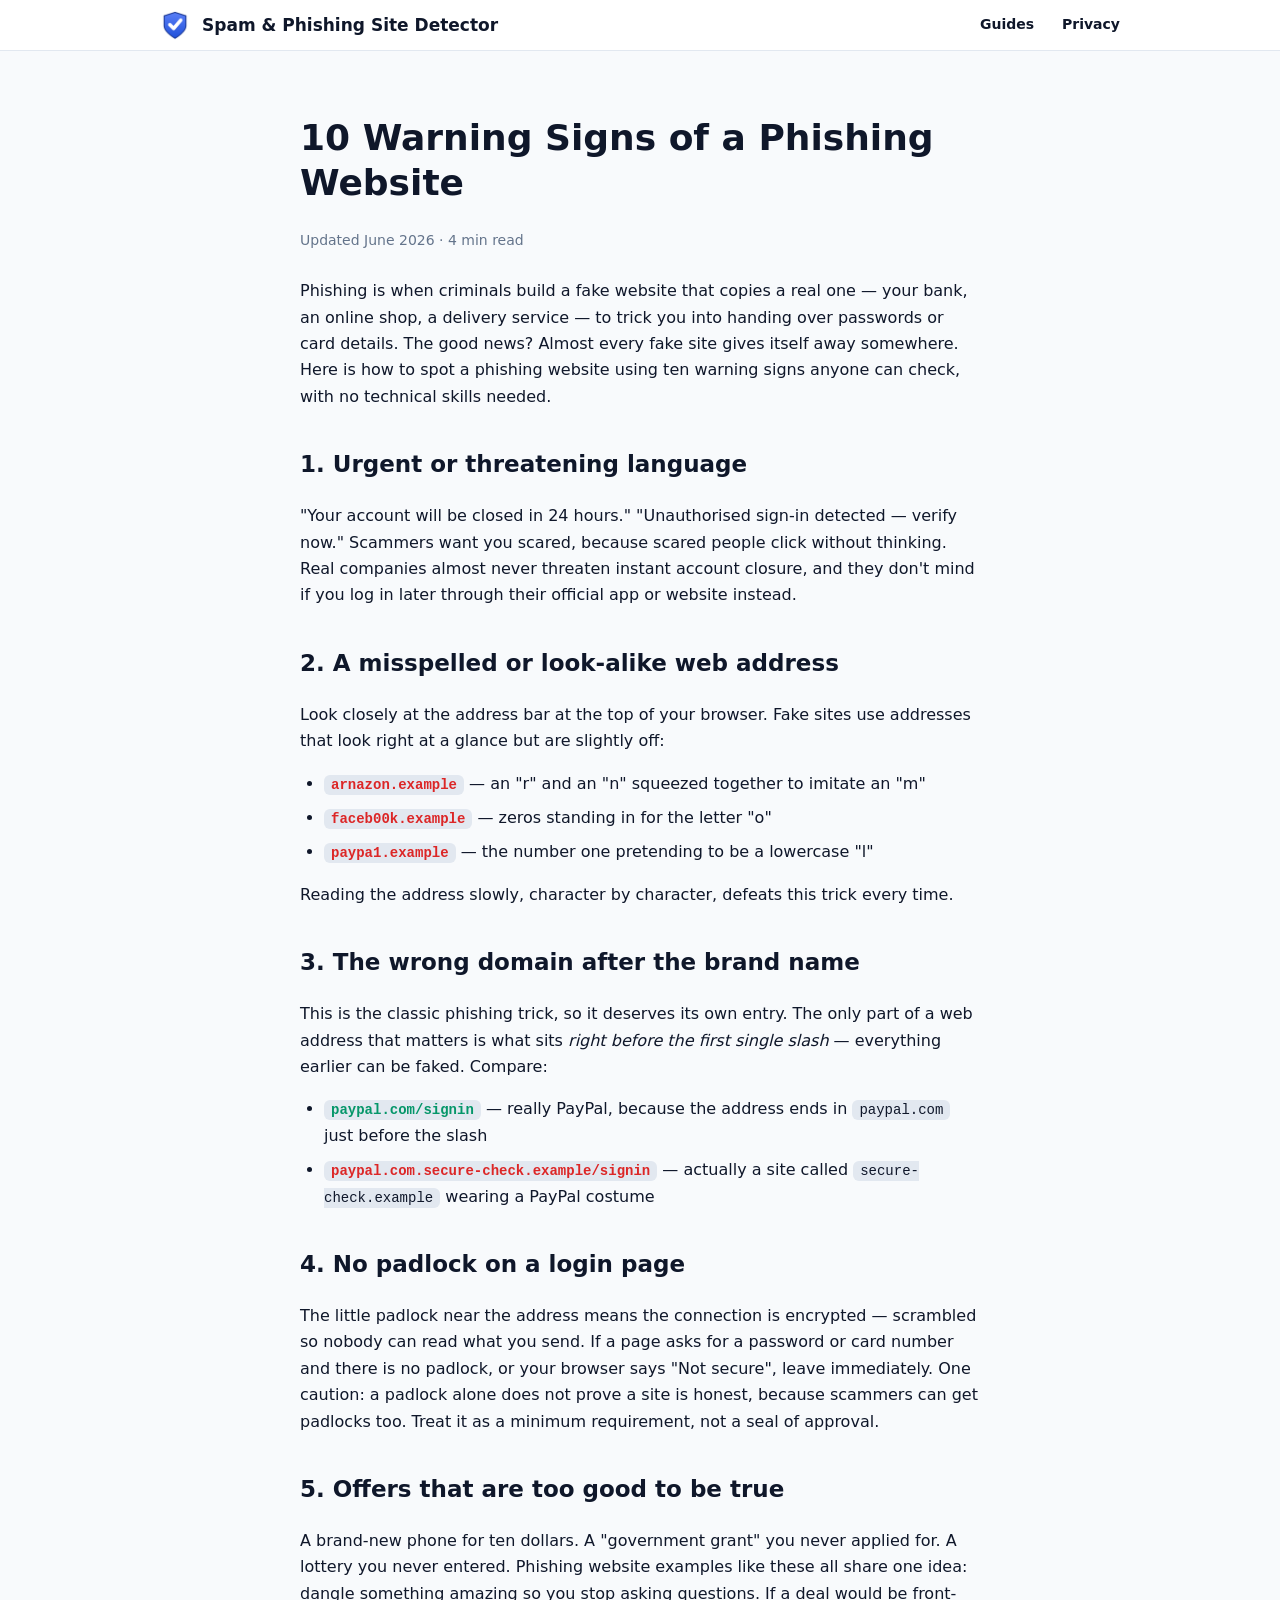
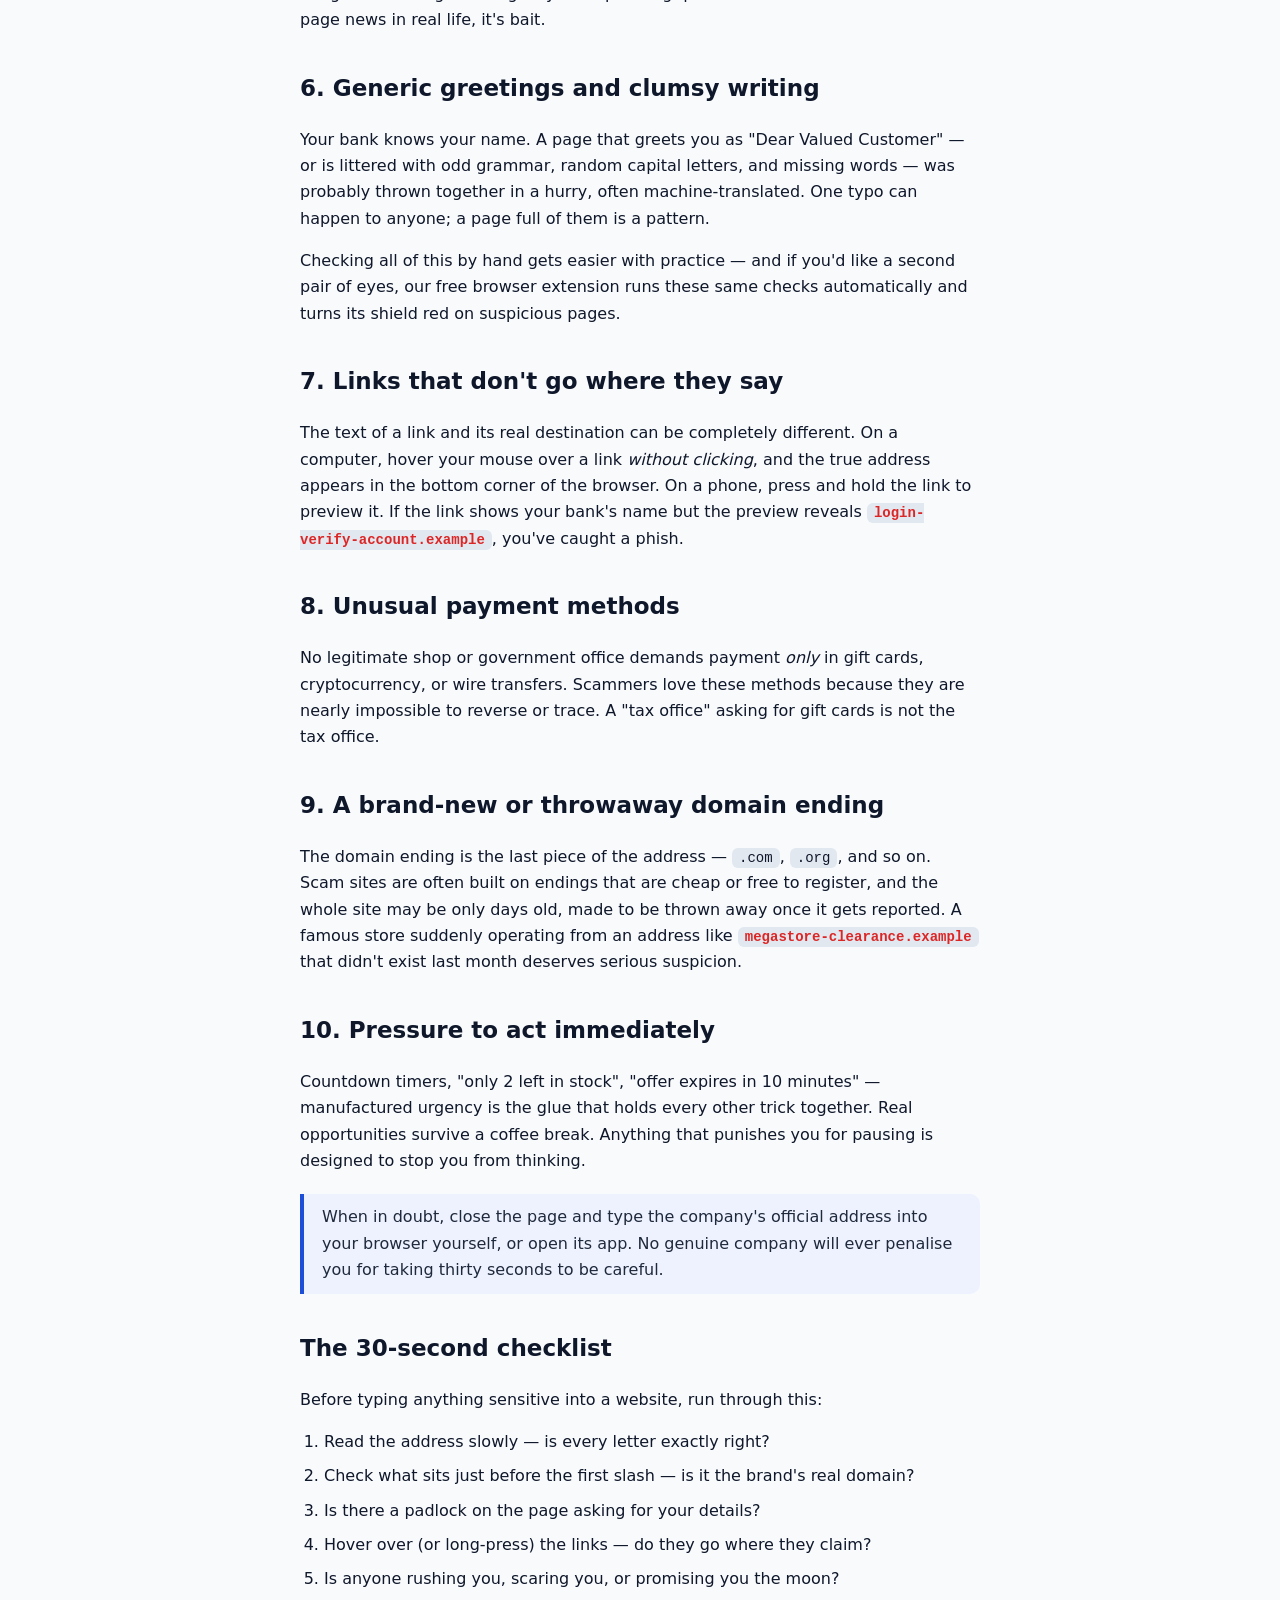
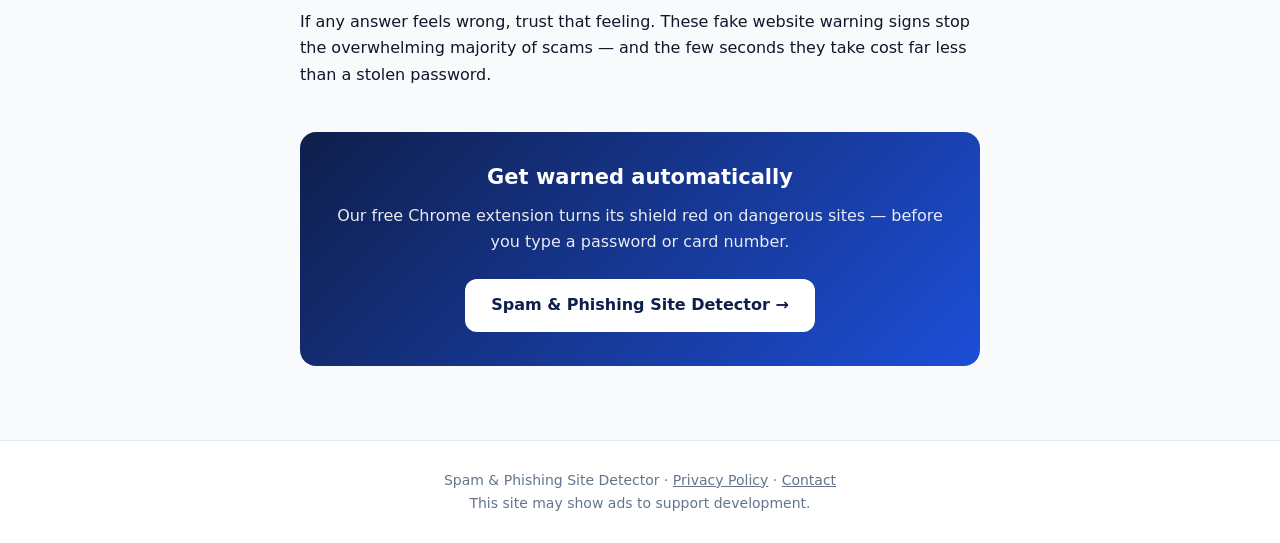
<file: articles/how-to-spot-a-phishing-website.html>
<!DOCTYPE html>
<html lang="en">
<head>
  <meta charset="utf-8" />
  <meta name="viewport" content="width=device-width, initial-scale=1" />
  <title>10 Warning Signs of a Phishing Website | Spam &amp; Phishing Site Detector</title>
  <meta name="description" content="How to spot a phishing website: 10 fake website warning signs with clear phishing website examples and a quick 30-second safety checklist." />
  <link rel="stylesheet" href="../style.css" />
  <link rel="icon" href="../logo.png" />
</head>
<body>

<header class="nav">
  <div class="wrap">
    <img src="../logo.png" alt="" />
    <a class="brand" href="../index.html">Spam &amp; Phishing Site Detector</a>
    <a class="link" href="../index.html#articles">Guides</a>
    <a class="link" href="../privacy-policy.html">Privacy</a>
  </div>
</header>

<main class="article">
  <h1>10 Warning Signs of a Phishing Website</h1>
  <p class="byline">Updated June 2026 · 4 min read</p>
  <!-- AD SLOT: article top -->

  <p>Phishing is when criminals build a fake website that copies a real one — your bank, an online shop, a delivery service — to trick you into handing over passwords or card details. The good news? Almost every fake site gives itself away somewhere. Here is how to spot a phishing website using ten warning signs anyone can check, with no technical skills needed.</p>

  <h2>1. Urgent or threatening language</h2>
  <p>"Your account will be closed in 24 hours." "Unauthorised sign-in detected — verify now." Scammers want you scared, because scared people click without thinking. Real companies almost never threaten instant account closure, and they don't mind if you log in later through their official app or website instead.</p>

  <h2>2. A misspelled or look-alike web address</h2>
  <p>Look closely at the address bar at the top of your browser. Fake sites use addresses that look right at a glance but are slightly off:</p>
  <ul>
    <li><span class="bad"><code>arnazon.example</code></span> — an "r" and an "n" squeezed together to imitate an "m"</li>
    <li><span class="bad"><code>faceb00k.example</code></span> — zeros standing in for the letter "o"</li>
    <li><span class="bad"><code>paypa1.example</code></span> — the number one pretending to be a lowercase "l"</li>
  </ul>
  <p>Reading the address slowly, character by character, defeats this trick every time.</p>

  <h2>3. The wrong domain after the brand name</h2>
  <p>This is the classic phishing trick, so it deserves its own entry. The only part of a web address that matters is what sits <em>right before the first single slash</em> — everything earlier can be faked. Compare:</p>
  <ul>
    <li><span class="good"><code>paypal.com/signin</code></span> — really PayPal, because the address ends in <code>paypal.com</code> just before the slash</li>
    <li><span class="bad"><code>paypal.com.secure-check.example/signin</code></span> — actually a site called <code>secure-check.example</code> wearing a PayPal costume</li>
  </ul>

  <h2>4. No padlock on a login page</h2>
  <p>The little padlock near the address means the connection is encrypted — scrambled so nobody can read what you send. If a page asks for a password or card number and there is no padlock, or your browser says "Not secure", leave immediately. One caution: a padlock alone does not prove a site is honest, because scammers can get padlocks too. Treat it as a minimum requirement, not a seal of approval.</p>

  <h2>5. Offers that are too good to be true</h2>
  <p>A brand-new phone for ten dollars. A "government grant" you never applied for. A lottery you never entered. Phishing website examples like these all share one idea: dangle something amazing so you stop asking questions. If a deal would be front-page news in real life, it's bait.</p>

  <h2>6. Generic greetings and clumsy writing</h2>
  <p>Your bank knows your name. A page that greets you as "Dear Valued Customer" — or is littered with odd grammar, random capital letters, and missing words — was probably thrown together in a hurry, often machine-translated. One typo can happen to anyone; a page full of them is a pattern.</p>
  <p>Checking all of this by hand gets easier with practice — and if you'd like a second pair of eyes, our free browser extension runs these same checks automatically and turns its shield red on suspicious pages.</p>

  <h2>7. Links that don't go where they say</h2>
  <p>The text of a link and its real destination can be completely different. On a computer, hover your mouse over a link <em>without clicking</em>, and the true address appears in the bottom corner of the browser. On a phone, press and hold the link to preview it. If the link shows your bank's name but the preview reveals <span class="bad"><code>login-verify-account.example</code></span>, you've caught a phish.</p>

  <h2>8. Unusual payment methods</h2>
  <p>No legitimate shop or government office demands payment <em>only</em> in gift cards, cryptocurrency, or wire transfers. Scammers love these methods because they are nearly impossible to reverse or trace. A "tax office" asking for gift cards is not the tax office.</p>

  <h2>9. A brand-new or throwaway domain ending</h2>
  <p>The domain ending is the last piece of the address — <code>.com</code>, <code>.org</code>, and so on. Scam sites are often built on endings that are cheap or free to register, and the whole site may be only days old, made to be thrown away once it gets reported. A famous store suddenly operating from an address like <span class="bad"><code>megastore-clearance.example</code></span> that didn't exist last month deserves serious suspicion.</p>

  <h2>10. Pressure to act immediately</h2>
  <p>Countdown timers, "only 2 left in stock", "offer expires in 10 minutes" — manufactured urgency is the glue that holds every other trick together. Real opportunities survive a coffee break. Anything that punishes you for pausing is designed to stop you from thinking.</p>

  <blockquote>When in doubt, close the page and type the company's official address into your browser yourself, or open its app. No genuine company will ever penalise you for taking thirty seconds to be careful.</blockquote>

  <h2>The 30-second checklist</h2>
  <p>Before typing anything sensitive into a website, run through this:</p>
  <ol>
    <li>Read the address slowly — is every letter exactly right?</li>
    <li>Check what sits just before the first slash — is it the brand's real domain?</li>
    <li>Is there a padlock on the page asking for your details?</li>
    <li>Hover over (or long-press) the links — do they go where they claim?</li>
    <li>Is anyone rushing you, scaring you, or promising you the moon?</li>
  </ol>
  <p>If any answer feels wrong, trust that feeling. These fake website warning signs stop the overwhelming majority of scams — and the few seconds they take cost far less than a stolen password.</p>

  <!-- AD SLOT: article bottom -->
  <div class="cta-box">
    <h3>Get warned automatically</h3>
    <p>Our free Chrome extension turns its shield red on dangerous sites — before you type a password or card number.</p>
    <a class="btn primary" href="../index.html">Spam &amp; Phishing Site Detector &rarr;</a>
  </div>
</main>

<footer>
  <div class="wrap">
    Spam &amp; Phishing Site Detector ·
    <a href="../privacy-policy.html">Privacy Policy</a> ·
    <a href="https://github.com/Janhavi12800">Contact</a><br />
    This site may show ads to support development.
  </div>
</footer>

</body>
</html>
</file>
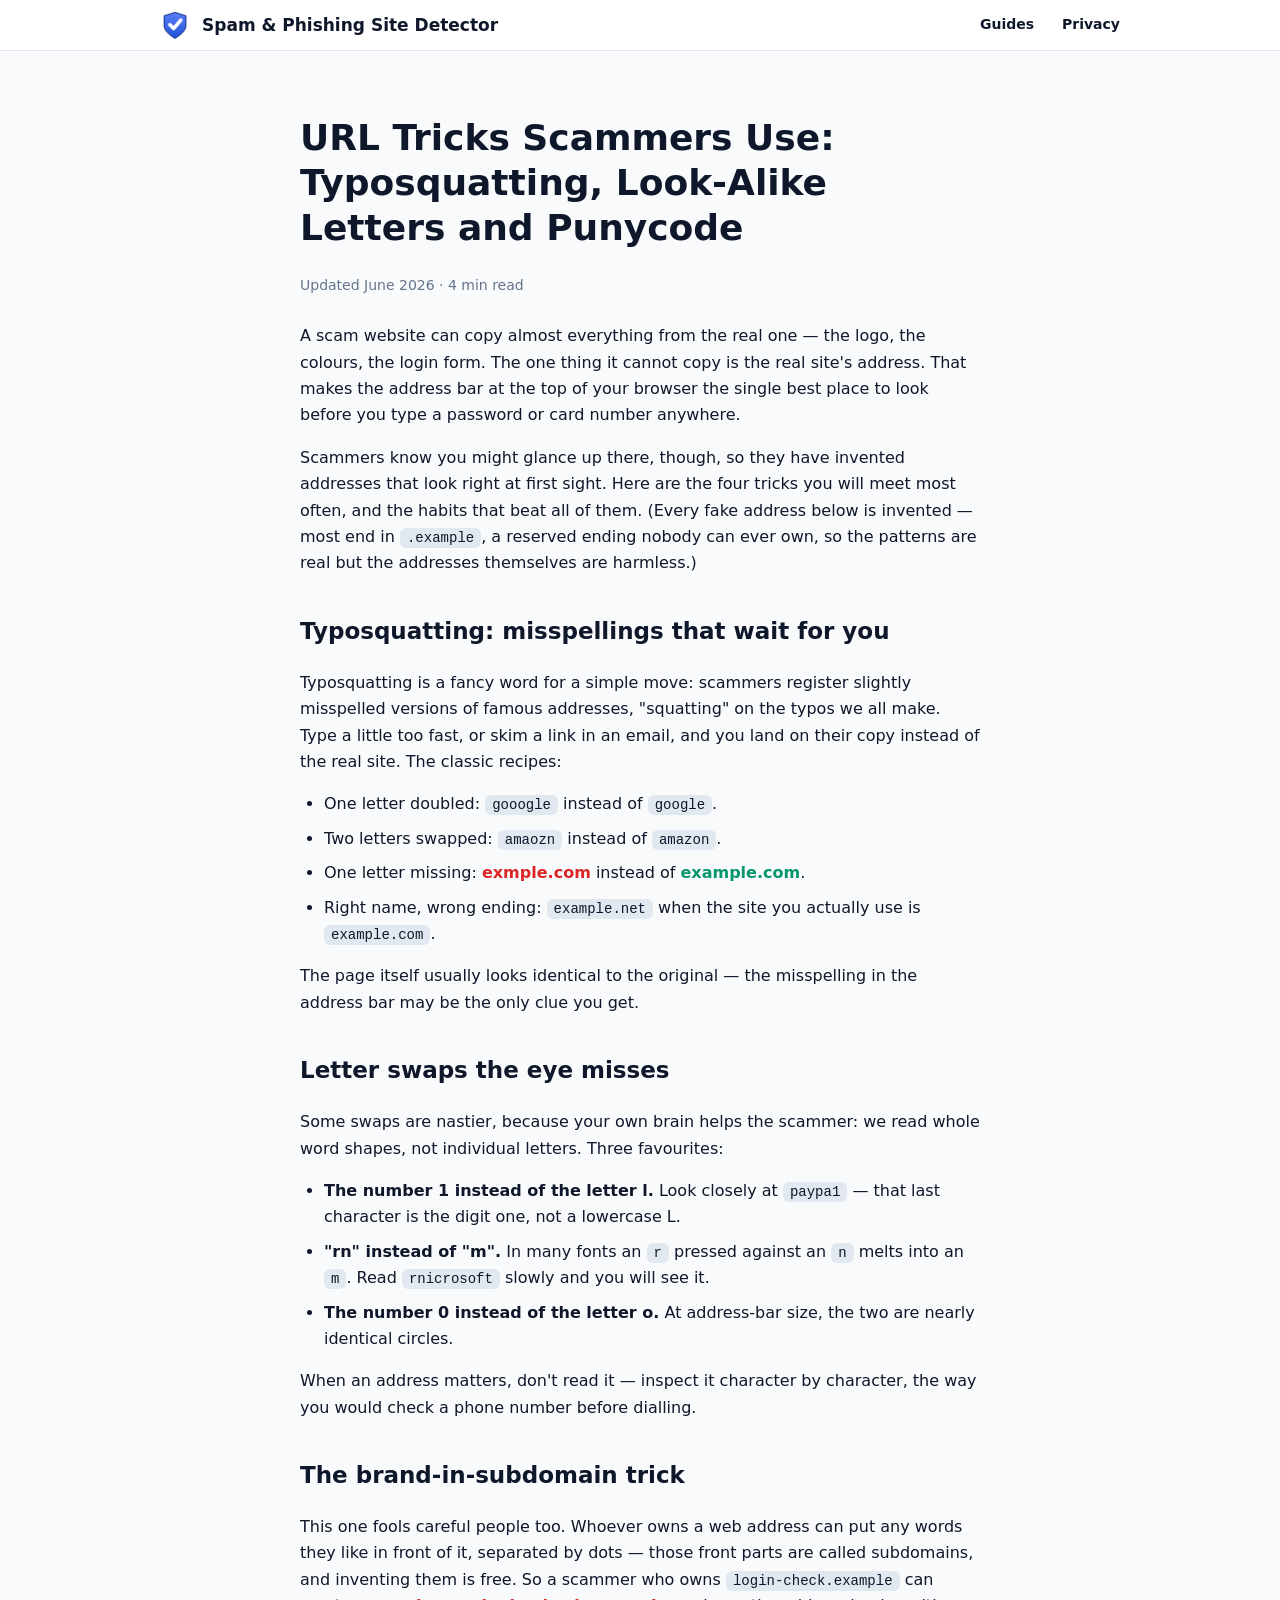
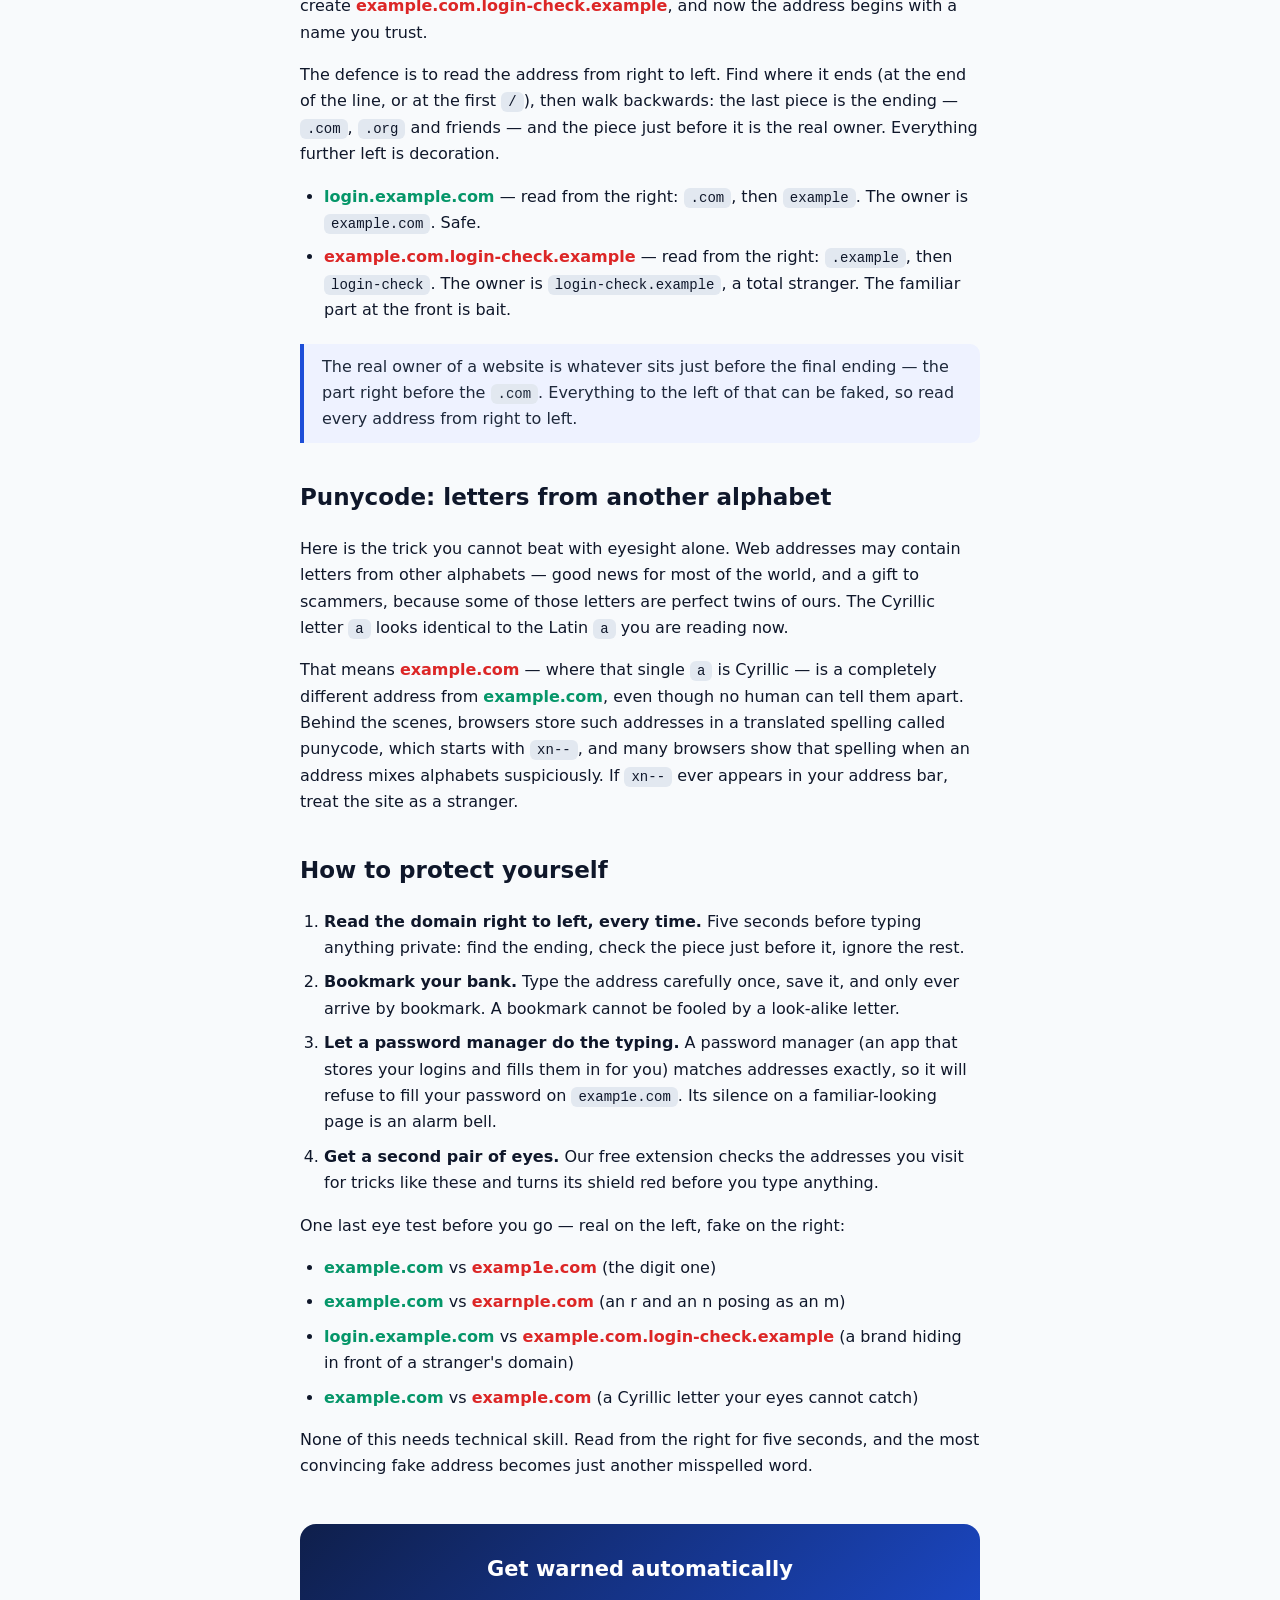
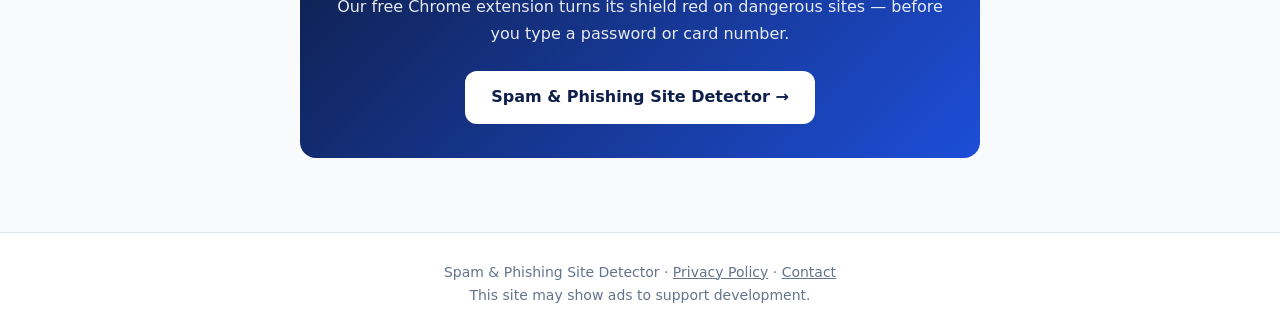
<file: articles/url-tricks-typosquatting.html>
<!DOCTYPE html>
<html lang="en">
<head>
  <meta charset="utf-8" />
  <meta name="viewport" content="width=device-width, initial-scale=1" />
  <title>URL Tricks Scammers Use: Typosquatting, Look-Alike Letters and Punycode | Spam &amp; Phishing Site Detector</title>
  <meta name="description" content="Typosquatting, look-alike domains and punycode attacks explained in plain English: how to spot a fake URL in the address bar before you type a password." />
  <link rel="stylesheet" href="../style.css" />
  <link rel="icon" href="../logo.png" />
</head>
<body>

<header class="nav">
  <div class="wrap">
    <img src="../logo.png" alt="" />
    <a class="brand" href="../index.html">Spam &amp; Phishing Site Detector</a>
    <a class="link" href="../index.html#articles">Guides</a>
    <a class="link" href="../privacy-policy.html">Privacy</a>
  </div>
</header>

<main class="article">
  <h1>URL Tricks Scammers Use: Typosquatting, Look-Alike Letters and Punycode</h1>
  <p class="byline">Updated June 2026 · 4 min read</p>
  <!-- AD SLOT: article top -->

  <p>A scam website can copy almost everything from the real one — the logo, the colours, the login form. The one thing it cannot copy is the real site's address. That makes the address bar at the top of your browser the single best place to look before you type a password or card number anywhere.</p>

  <p>Scammers know you might glance up there, though, so they have invented addresses that look right at first sight. Here are the four tricks you will meet most often, and the habits that beat all of them. (Every fake address below is invented — most end in <code>.example</code>, a reserved ending nobody can ever own, so the patterns are real but the addresses themselves are harmless.)</p>

  <h2>Typosquatting: misspellings that wait for you</h2>

  <p>Typosquatting is a fancy word for a simple move: scammers register slightly misspelled versions of famous addresses, "squatting" on the typos we all make. Type a little too fast, or skim a link in an email, and you land on their copy instead of the real site. The classic recipes:</p>

  <ul>
    <li>One letter doubled: <code>gooogle</code> instead of <code>google</code>.</li>
    <li>Two letters swapped: <code>amaozn</code> instead of <code>amazon</code>.</li>
    <li>One letter missing: <span class="bad">exmple.com</span> instead of <span class="good">example.com</span>.</li>
    <li>Right name, wrong ending: <code>example.net</code> when the site you actually use is <code>example.com</code>.</li>
  </ul>

  <p>The page itself usually looks identical to the original — the misspelling in the address bar may be the only clue you get.</p>

  <h2>Letter swaps the eye misses</h2>

  <p>Some swaps are nastier, because your own brain helps the scammer: we read whole word shapes, not individual letters. Three favourites:</p>

  <ul>
    <li><strong>The number 1 instead of the letter l.</strong> Look closely at <code>paypa1</code> — that last character is the digit one, not a lowercase L.</li>
    <li><strong>"rn" instead of "m".</strong> In many fonts an <code>r</code> pressed against an <code>n</code> melts into an <code>m</code>. Read <code>rnicrosoft</code> slowly and you will see it.</li>
    <li><strong>The number 0 instead of the letter o.</strong> At address-bar size, the two are nearly identical circles.</li>
  </ul>

  <p>When an address matters, don't read it — inspect it character by character, the way you would check a phone number before dialling.</p>

  <h2>The brand-in-subdomain trick</h2>

  <p>This one fools careful people too. Whoever owns a web address can put any words they like in front of it, separated by dots — those front parts are called subdomains, and inventing them is free. So a scammer who owns <code>login-check.example</code> can create <span class="bad">example.com.login-check.example</span>, and now the address begins with a name you trust.</p>

  <p>The defence is to read the address from right to left. Find where it ends (at the end of the line, or at the first <code>/</code>), then walk backwards: the last piece is the ending — <code>.com</code>, <code>.org</code> and friends — and the piece just before it is the real owner. Everything further left is decoration.</p>

  <ul>
    <li><span class="good">login.example.com</span> — read from the right: <code>.com</code>, then <code>example</code>. The owner is <code>example.com</code>. Safe.</li>
    <li><span class="bad">example.com.login-check.example</span> — read from the right: <code>.example</code>, then <code>login-check</code>. The owner is <code>login-check.example</code>, a total stranger. The familiar part at the front is bait.</li>
  </ul>

  <blockquote>The real owner of a website is whatever sits just before the final ending — the part right before the <code>.com</code>. Everything to the left of that can be faked, so read every address from right to left.</blockquote>

  <h2>Punycode: letters from another alphabet</h2>

  <p>Here is the trick you cannot beat with eyesight alone. Web addresses may contain letters from other alphabets — good news for most of the world, and a gift to scammers, because some of those letters are perfect twins of ours. The Cyrillic letter <code>а</code> looks identical to the Latin <code>a</code> you are reading now.</p>

  <p>That means <span class="bad">exаmple.com</span> — where that single <code>а</code> is Cyrillic — is a completely different address from <span class="good">example.com</span>, even though no human can tell them apart. Behind the scenes, browsers store such addresses in a translated spelling called punycode, which starts with <code>xn--</code>, and many browsers show that spelling when an address mixes alphabets suspiciously. If <code>xn--</code> ever appears in your address bar, treat the site as a stranger.</p>

  <h2>How to protect yourself</h2>

  <ol>
    <li><strong>Read the domain right to left, every time.</strong> Five seconds before typing anything private: find the ending, check the piece just before it, ignore the rest.</li>
    <li><strong>Bookmark your bank.</strong> Type the address carefully once, save it, and only ever arrive by bookmark. A bookmark cannot be fooled by a look-alike letter.</li>
    <li><strong>Let a password manager do the typing.</strong> A password manager (an app that stores your logins and fills them in for you) matches addresses exactly, so it will refuse to fill your password on <code>examp1e.com</code>. Its silence on a familiar-looking page is an alarm bell.</li>
    <li><strong>Get a second pair of eyes.</strong> Our free extension checks the addresses you visit for tricks like these and turns its shield red before you type anything.</li>
  </ol>

  <p>One last eye test before you go — real on the left, fake on the right:</p>

  <ul>
    <li><span class="good">example.com</span> vs <span class="bad">examp1e.com</span> (the digit one)</li>
    <li><span class="good">example.com</span> vs <span class="bad">exarnple.com</span> (an r and an n posing as an m)</li>
    <li><span class="good">login.example.com</span> vs <span class="bad">example.com.login-check.example</span> (a brand hiding in front of a stranger's domain)</li>
    <li><span class="good">example.com</span> vs <span class="bad">exаmple.com</span> (a Cyrillic letter your eyes cannot catch)</li>
  </ul>

  <p>None of this needs technical skill. Read from the right for five seconds, and the most convincing fake address becomes just another misspelled word.</p>

  <!-- AD SLOT: article bottom -->
  <div class="cta-box">
    <h3>Get warned automatically</h3>
    <p>Our free Chrome extension turns its shield red on dangerous sites — before you type a password or card number.</p>
    <a class="btn primary" href="../index.html">Spam &amp; Phishing Site Detector &rarr;</a>
  </div>
</main>

<footer>
  <div class="wrap">
    Spam &amp; Phishing Site Detector ·
    <a href="../privacy-policy.html">Privacy Policy</a> ·
    <a href="https://github.com/Janhavi12800">Contact</a><br />
    This site may show ads to support development.
  </div>
</footer>

</body>
</html>
</file>
<file: style.css>
/* Spam & Phishing Site Detector — site styles */

:root {
  --ink: #0f172a;
  --muted: #64748b;
  --bg: #f8fafc;
  --card: #ffffff;
  --border: #e2e8f0;
  --brand: #1d4ed8;
  --brand-dark: #0f1f4b;
  --green: #059669;
  --red: #dc2626;
}

* { box-sizing: border-box; }

body {
  margin: 0;
  font: 16px/1.65 system-ui, -apple-system, "Segoe UI", sans-serif;
  color: var(--ink);
  background: var(--bg);
}

a { color: var(--brand); }
img { max-width: 100%; }

.wrap { max-width: 1000px; margin: 0 auto; padding: 0 20px; }

/* --- nav --- */
.nav {
  background: #fff;
  border-bottom: 1px solid var(--border);
  position: sticky; top: 0; z-index: 10;
}
.nav .wrap {
  display: flex; align-items: center; gap: 12px;
  padding-top: 10px; padding-bottom: 10px;
}
.nav img { width: 30px; height: 30px; }
.nav .brand { font-weight: 800; font-size: 17px; color: var(--ink); text-decoration: none; flex: 1; }
.nav a.link { text-decoration: none; font-weight: 600; font-size: 14px; margin-left: 16px; color: var(--ink); }
.nav a.link:hover { color: var(--brand); }

/* --- hero --- */
.hero {
  background: linear-gradient(135deg, #0f1f4b, #1d4ed8 65%, #3b82f6);
  color: #fff;
  padding: 72px 0 84px;
  text-align: center;
}
.hero img.logo { width: 84px; height: 84px; filter: drop-shadow(0 6px 18px rgba(0,0,0,.35)); }
.hero h1 { font-size: clamp(28px, 5vw, 44px); line-height: 1.2; margin: 18px auto 14px; max-width: 760px; }
.hero p.sub { font-size: 18px; opacity: .92; max-width: 640px; margin: 0 auto 30px; }
.btn {
  display: inline-block; padding: 13px 26px; border-radius: 12px;
  font-weight: 700; text-decoration: none; margin: 6px 8px;
  transition: transform .12s ease, filter .15s ease;
}
.btn:hover { transform: translateY(-1px); filter: brightness(1.06); }
.btn.primary { background: #fff; color: var(--brand-dark); }
.btn.ghost { border: 2px solid rgba(255,255,255,.7); color: #fff; }
.hero .note { font-size: 13px; opacity: .8; margin-top: 14px; }

/* --- sections --- */
section { padding: 56px 0; }
section h2 { font-size: 30px; text-align: center; margin: 0 0 10px; }
section p.lead { text-align: center; color: var(--muted); max-width: 640px; margin: 0 auto 36px; }

.grid { display: grid; grid-template-columns: repeat(auto-fit, minmax(280px, 1fr)); gap: 18px; }
.card {
  background: var(--card); border: 1px solid var(--border);
  border-radius: 14px; padding: 22px;
}
.card .emoji { font-size: 26px; }
.card h3 { margin: 10px 0 6px; font-size: 17px; }
.card p { margin: 0; color: var(--muted); font-size: 14.5px; }
a.card { display: block; text-decoration: none; color: var(--ink); transition: transform .12s ease, box-shadow .15s ease; }
a.card:hover { transform: translateY(-2px); box-shadow: 0 10px 28px rgba(15,23,42,.08); }

.shots { display: grid; grid-template-columns: repeat(auto-fit, minmax(300px, 1fr)); gap: 18px; }
.shots img { border-radius: 12px; border: 1px solid var(--border); box-shadow: 0 10px 30px rgba(15,23,42,.10); }

.steps { counter-reset: step; max-width: 680px; margin: 0 auto; }
.step { display: flex; gap: 16px; margin: 20px 0; align-items: flex-start; }
.step .n {
  flex: none; width: 36px; height: 36px; border-radius: 50%;
  background: var(--brand); color: #fff; font-weight: 800;
  display: flex; align-items: center; justify-content: center;
}
.step h3 { margin: 4px 0 4px; font-size: 17px; }
.step p { margin: 0; color: var(--muted); font-size: 15px; }

/* --- article pages --- */
.article { max-width: 720px; margin: 0 auto; padding: 40px 20px 24px; }
.article h1 { font-size: clamp(26px, 4.5vw, 36px); line-height: 1.25; }
.article .byline { color: var(--muted); font-size: 14px; margin-bottom: 26px; }
.article h2 { font-size: 23px; margin-top: 36px; }
.article ul, .article ol { padding-left: 24px; }
.article li { margin: 8px 0; }
.article blockquote {
  border-left: 4px solid var(--brand); margin: 20px 0; padding: 10px 18px;
  background: #eef2ff; border-radius: 0 10px 10px 0; color: #1e293b;
}
.article code { background: #e2e8f0; border-radius: 6px; padding: 2px 7px; font-size: 14px; }
.good { color: var(--green); font-weight: 700; }
.bad { color: var(--red); font-weight: 700; }

.cta-box {
  background: linear-gradient(135deg, #0f1f4b, #1d4ed8);
  color: #fff; border-radius: 16px; padding: 28px;
  text-align: center; margin: 44px 0 10px;
}
.cta-box h3 { margin: 0 0 8px; font-size: 21px; }
.cta-box p { margin: 0 0 18px; opacity: .9; }

/* --- footer --- */
footer {
  border-top: 1px solid var(--border); background: #fff;
  padding: 28px 0; margin-top: 40px;
  color: var(--muted); font-size: 14px; text-align: center;
}
footer a { color: var(--muted); }

@media (max-width: 560px) {
  .nav a.link { margin-left: 10px; }
  section { padding: 40px 0; }
}
</file>
